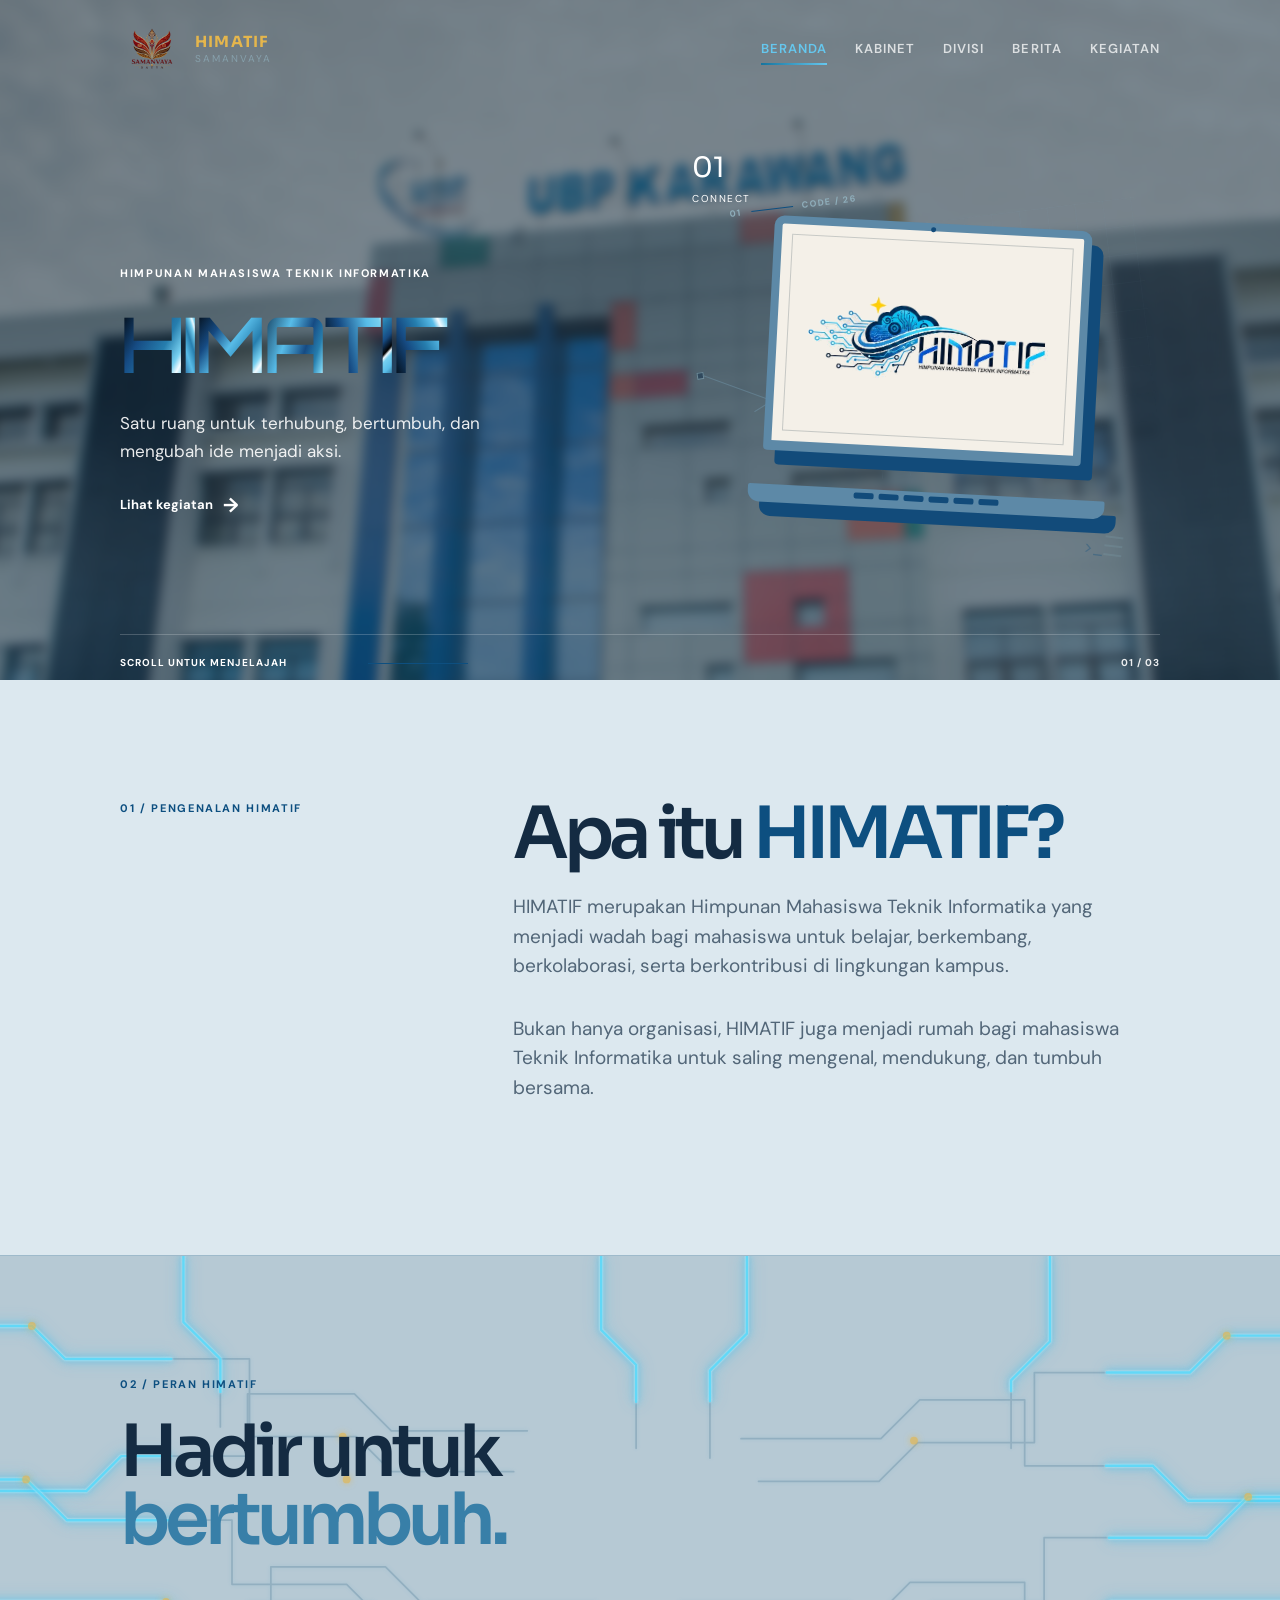
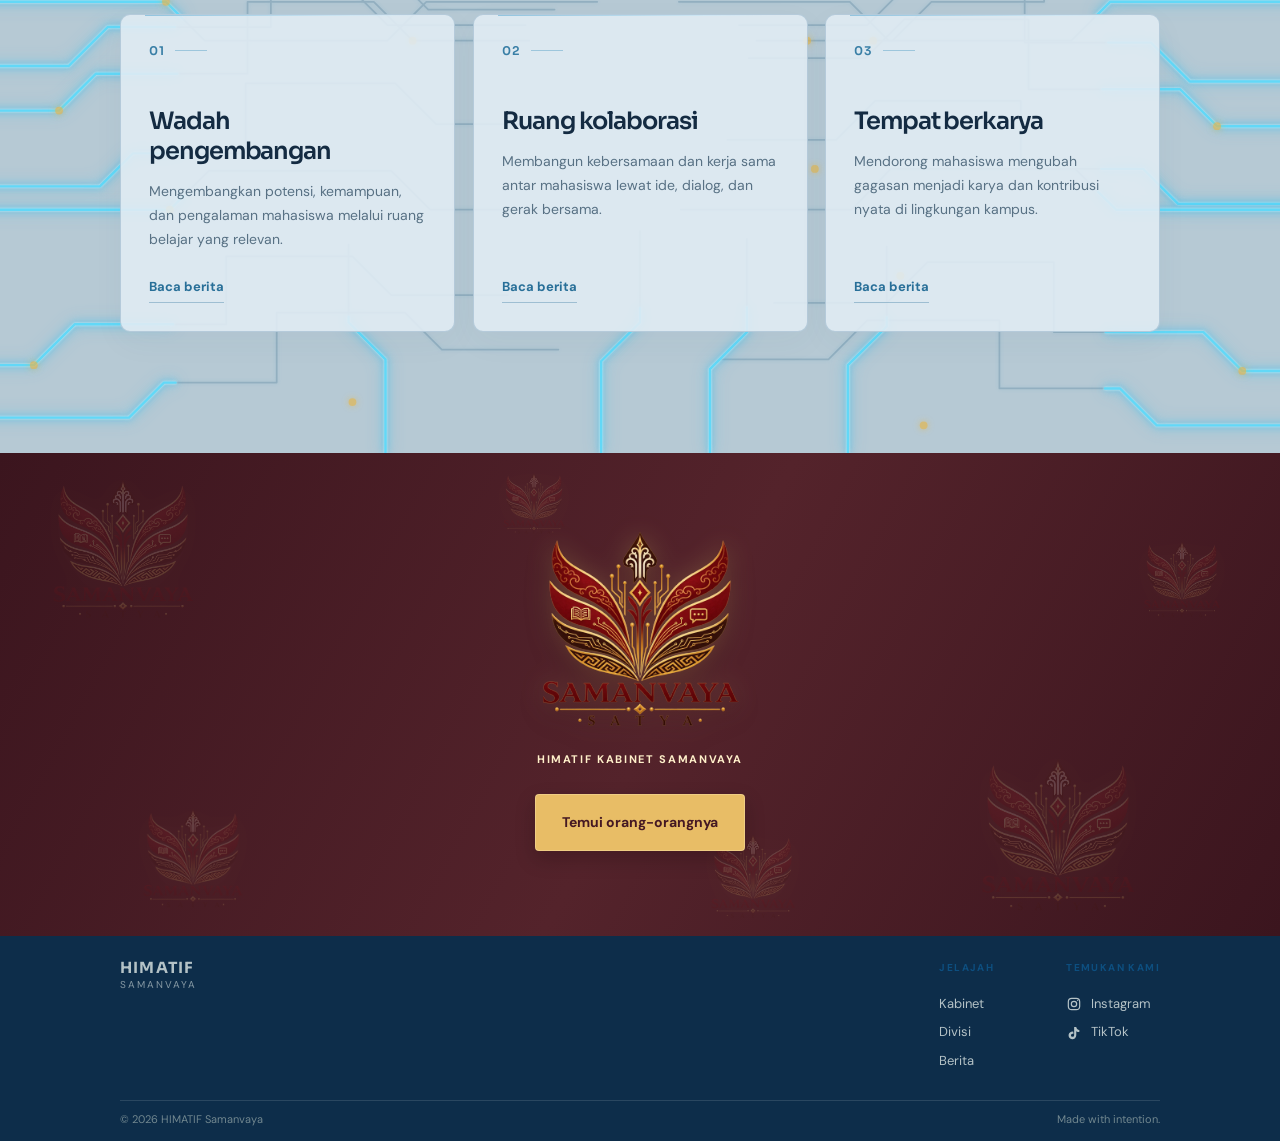
<file: index.html>
<!doctype html>
<html lang="id">
  <head>
    <meta charset="UTF-8" />
    <meta name="viewport" content="width=device-width, initial-scale=1.0" />
    <meta
      name="description"
      content="HIMATIF Samanvaya, ruang tumbuh mahasiswa Teknik Informatika."
    />
    <title>HIMATIF Samanvaya | Beranda</title>
    <link rel="icon" type="image/png" href="assets/logo/logo-samanvaya.webp" />
    <link rel="preconnect" href="https://fonts.googleapis.com" />
    <link rel="preconnect" href="https://fonts.gstatic.com" crossorigin />
    <link
      href="https://fonts.googleapis.com/css2?family=DM+Sans:wght@400;500;600;700&family=Orbitron:wght@400;500;600;700&family=Sora:wght@500;600;700&display=swap"
      rel="stylesheet"
    />
    <link rel="stylesheet" href="css/style.css" />
    <script src="js/main.js" defer></script>
  </head>
  <body>
    <header class="site-header" data-header>
      <div class="container nav-wrap">
        <a
          class="brand"
          href="index.html"
          aria-label="HIMATIF Samanvaya, beranda"
        >
          <span class="brand-mark" aria-label="Logo Samanvaya">
            <img src="assets/logo/logo-samanvaya.webp" alt="Samanvaya" />
          </span>
          <span class="brand-copy"
            ><strong>HIMATIF</strong><small>Samanvaya</small></span
          >
        </a>
        <button
          class="menu-toggle"
          type="button"
          aria-label="Buka menu"
          aria-expanded="false"
          data-menu-toggle
        >
          <span></span><span></span>
        </button>
        <nav class="main-nav" data-menu>
          <a class="active" href="index.html">Beranda</a>
          <a href="pages/kabinet.html">Kabinet</a>
          <a href="pages/divisi.html">Divisi</a>
          <a href="pages/berita.html">Berita</a>
          <a href="pages/kegiatan.html">Kegiatan</a>
        </nav>
      </div>
    </header>

    <main>
      <section class="hero section-dark">
        <div class="hero-grid container">
          <div class="hero-copy reveal">
            <p class="eyebrow">Himpunan mahasiswa Teknik Informatika</p>
            <h1 aria-label="HIMATIF">
              <span aria-hidden="true">H</span>
              <span aria-hidden="true">I</span>
              <span aria-hidden="true">M</span>
              <span aria-hidden="true">A</span>
              <span aria-hidden="true">T</span>
              <span aria-hidden="true">I</span>
              <span aria-hidden="true">F</span>
            </h1>
            <p class="hero-text">
              Satu ruang untuk terhubung, bertumbuh, dan mengubah ide menjadi
              aksi.
            </p>
            <div class="hero-actions">
              <a class="text-link light-link" href="pages/kegiatan.html"
                >Lihat kegiatan <span>→</span></a
              >
            </div>
          </div>
          <div class="hero-art reveal reveal-delay">
            <div class="art-grid" aria-hidden="true"></div>
            <div class="art-data" aria-hidden="true">
              <span>01</span><i></i><span>CODE / 26</span>
            </div>
            <div class="art-circuit" aria-hidden="true">
              <span class="circuit-node"></span>
              <span class="circuit-line circuit-line-one"></span>
              <span class="circuit-line circuit-line-two"></span>
              <span class="circuit-node circuit-node-end"></span>
            </div>
            <div class="art-terminal" aria-hidden="true">
              <span>&gt;_</span>
              <i></i><i></i><i></i>
            </div>
            <div class="orbit orbit-one"></div>
            <div class="orbit orbit-two"></div>
            <div class="laptop-art" aria-label="Ilustrasi laptop HIMATIF">
              <div class="laptop-screen">
                <img
                  class="screen-logo"
                  src="assets/logo/HIMATIF-transparent.png"
                  alt="Logo HIMATIF"
                />
              </div>
              <div class="laptop-camera"></div>
              <div class="laptop-base">
                <span></span><span></span><span></span><span></span><span></span
                ><span></span>
              </div>
            </div>
            <div class="art-note">01<br /><span>CONNECT</span></div>
          </div>
        </div>
        <div class="hero-footer container">
          <span>Scroll untuk menjelajah</span><span class="scroll-line"></span
          ><span>01 / 03</span>
        </div>
      </section>

      <section class="intro section-light section-space">
        <div class="container intro-grid">
          <p class="section-label">01 / Pengenalan HIMATIF</p>
          <div class="intro-content reveal">
            <h2>Apa itu <span>HIMATIF?</span></h2>
            <p>
              HIMATIF merupakan Himpunan Mahasiswa Teknik Informatika yang
              menjadi wadah bagi mahasiswa untuk belajar, berkembang,
              berkolaborasi, serta berkontribusi di lingkungan kampus.
            </p>
            <p>
              Bukan hanya organisasi, HIMATIF juga menjadi rumah bagi mahasiswa
              Teknik Informatika untuk saling mengenal, mendukung, dan tumbuh
              bersama.
            </p>
          </div>
        </div>
      </section>

      <section class="focus section-space">
        <svg class="focus-circuit-bg" viewBox="0 0 1440 820" preserveAspectRatio="xMidYMid slice" aria-hidden="true">
          <g class="focus-board-traces" fill="none" stroke="#245F82" stroke-linecap="round" stroke-linejoin="round">
            <path d="M0 72h94l34 34h190v80h110l36 36h126m-590 20h150l36-36h130v-64h110l38 38h140" />
            <path d="M0 230h88l42 42h170v66h118l42 42h142m-602 42h132l40-40h168v-62h118l44 44h130" />
            <path d="M0 468h122l38-38h156v-74h130l40 40h120m-606 150h164l34-34h116v-72h154l42 42h116" />
            <path d="M0 730h96l42-42h156v-70h130l40 40h120m-584 126h194l36-36h116v-72h132l38 38h120" />
            <path d="M1440 82h-116l-38 38h-160v72h-120l-40 40h-124m598 20h-156l-36-36h-132v-68h-108l-40 40h-144" />
            <path d="M1440 248h-94l-42 42h-168v66h-116l-40 40h-140m600 42h-154l-40-40h-130v-62h-118l-44 44h-132" />
            <path d="M1440 484h-126l-38-38h-156v-72h-128l-40 40h-120m608 150h-166l-36-36h-126v-70h-150l-40 40h-112" />
            <path d="M1440 736h-100l-40-40h-154v-72h-130l-42 42h-116m582 126h-188l-38-38h-124v-70h-136l-40 40h-112" />
            <path d="M250 0v68l38 38v70m170 644v-96l-38-38v-80m722-606v88l-40 40v70m-168 622v-90l40-40v-82" />
            <path d="M680 0v76l36 36v86m-36 622v-94l40-40v-94m110-592v80l-38 38v90m0 612v-86l38-38v-96" />
            <path class="focus-board-bus" d="M0 356h232l40 40h188l40-40h176m764 0h-236l-40 40h-188l-40-40h-176" />
            <path class="focus-board-bus focus-board-bus--lower" d="M0 570h236l40-40h188l40 40h172m764 0h-230l-42-42h-190l-40 42h-176" />
          </g>
          <g class="focus-board-flow" fill="none" stroke="#42BDE8" stroke-linecap="round" stroke-linejoin="round">
            <path pathLength="1000" d="M0 72h94l34 34h190v80h110l36 36h126m-590 20h150l36-36h130v-64h110l38 38h140" />
            <path pathLength="1000" d="M0 230h88l42 42h170v66h118l42 42h142m-602 42h132l40-40h168v-62h118l44 44h130" />
            <path pathLength="1000" d="M0 468h122l38-38h156v-74h130l40 40h120m-606 150h164l34-34h116v-72h154l42 42h116" />
            <path pathLength="1000" d="M0 730h96l42-42h156v-70h130l40 40h120m-584 126h194l36-36h116v-72h132l38 38h120" />
            <path pathLength="1000" d="M1440 82h-116l-38 38h-160v72h-120l-40 40h-124m598 20h-156l-36-36h-132v-68h-108l-40 40h-144" />
            <path pathLength="1000" d="M1440 248h-94l-42 42h-168v66h-116l-40 40h-140m600 42h-154l-40-40h-130v-62h-118l-44 44h-132" />
            <path pathLength="1000" d="M1440 484h-126l-38-38h-156v-72h-128l-40 40h-120m608 150h-166l-36-36h-126v-70h-150l-40 40h-112" />
            <path pathLength="1000" d="M1440 736h-100l-40-40h-154v-72h-130l-42 42h-116m582 126h-188l-38-38h-124v-70h-136l-40 40h-112" />
            <path pathLength="1000" d="M250 0v68l38 38v70m170 644v-96l-38-38v-80m722-606v88l-40 40v70m-168 622v-90l40-40v-82" />
            <path pathLength="1000" d="M680 0v76l36 36v86m-36 622v-94l40-40v-94m110-592v80l-38 38v90m0 612v-86l38-38v-96" />
            <path pathLength="1000" d="M0 356h232l40 40h188l40-40h176m764 0h-236l-40 40h-188l-40-40h-176" />
            <path pathLength="1000" d="M0 570h236l40-40h188l40 40h172m764 0h-230l-42-42h-190l-40 42h-176" />
          </g>
          <g class="focus-board-packets" fill="#E5B64C">
            <circle cx="94" cy="72" r="4" /><circle cx="414" cy="186" r="4" />
            <circle cx="88" cy="230" r="4" /><circle cx="418" cy="230" r="4" />
            <circle cx="122" cy="468" r="4" /><circle cx="486" cy="396" r="4" />
            <circle cx="96" cy="730" r="4" /><circle cx="424" cy="768" r="4" />
            <circle cx="1324" cy="82" r="4" /><circle cx="1002" cy="190" r="4" />
            <circle cx="1346" cy="248" r="4" /><circle cx="960" cy="396" r="4" />
            <circle cx="1314" cy="484" r="4" /><circle cx="988" cy="638" r="4" />
            <circle cx="1340" cy="736" r="4" /><circle cx="1012" cy="792" r="4" />
            <circle cx="232" cy="356" r="4" /><circle cx="892" cy="396" r="4" />
            <circle cx="236" cy="570" r="4" /><circle cx="900" cy="528" r="4" />
          </g>
        </svg>
        <div class="container">
          <div class="section-heading reveal">
            <div>
              <p class="section-label">02 / Peran HIMATIF</p>
              <h2>Hadir untuk<br /><em>bertumbuh.</em></h2>
            </div>
          </div>
          <div class="focus-grid">
            <article class="focus-item reveal">
              <span class="focus-number">01</span>
              <h3>Wadah pengembangan</h3>
              <p>
                Mengembangkan potensi, kemampuan, dan pengalaman mahasiswa
                melalui ruang belajar yang relevan.
              </p>
              <a
                href="pages/berita.html"
                aria-label="Baca berita tentang pengembangan"
              >
                Baca berita
              </a>
            </article>
            <article class="focus-item reveal reveal-delay">
              <span class="focus-number">02</span>
              <h3>Ruang kolaborasi</h3>
              <p>
                Membangun kebersamaan dan kerja sama antar mahasiswa lewat ide,
                dialog, dan gerak bersama.
              </p>
              <a
                href="pages/berita.html"
                aria-label="Baca berita tentang kolaborasi"
              >
                Baca berita
              </a>
            </article>
            <article class="focus-item reveal reveal-delay-2">
              <span class="focus-number">03</span>
              <h3>Tempat berkarya</h3>
              <p>
                Mendorong mahasiswa mengubah gagasan menjadi karya dan
                kontribusi nyata di lingkungan kampus.
              </p>
              <a
                href="pages/berita.html"
                aria-label="Baca berita tentang karya"
              >
                Baca berita
              </a>
            </article>
          </div>
        </div>
      </section>

      <section class="closing section-coral">
        <div class="closing-logo-backdrop" aria-hidden="true">
          <img
            class="closing-logo-ghost ghost-one"
            src="assets/logo/logo-samanvaya.webp"
            alt=""
          />
          <img
            class="closing-logo-ghost ghost-two"
            src="assets/logo/logo-samanvaya.webp"
            alt=""
          />
          <img
            class="closing-logo-ghost ghost-three"
            src="assets/logo/logo-samanvaya.webp"
            alt=""
          />
          <img
            class="closing-logo-ghost ghost-four"
            src="assets/logo/logo-samanvaya.webp"
            alt=""
          />
          <img
            class="closing-logo-ghost ghost-five"
            src="assets/logo/logo-samanvaya.webp"
            alt=""
          />
          <img
            class="closing-logo-ghost ghost-six"
            src="assets/logo/logo-samanvaya.webp"
            alt=""
          />
        </div>
        <div class="container closing-inner">
          <div class="closing-logo-stage">
            <img
              class="closing-logo"
              src="assets/logo/logo-samanvaya.webp"
              alt="Logo HIMATIF Samanvaya"
            />
          </div>
          <p class="eyebrow">HIMATIF KABINET SAMANVAYA</p>
          <a class="button button-dark" href="pages/kabinet.html"
            >Temui orang-orangnya</a
          >
        </div>
      </section>
    </main>

    <footer class="site-footer">
      <div class="container footer-top">
        <a class="brand footer-brand" href="index.html"
          ><span><strong>HIMATIF</strong><small>Samanvaya</small></span></a
        >
        <div class="footer-links">
          <div>
            <p>Jelajah</p>
            <a href="pages/kabinet.html">Kabinet</a
            ><a href="pages/divisi.html">Divisi</a
            ><a href="pages/berita.html">Berita</a>
          </div>
          <div>
            <p>Temukan kami</p>
            <a
              class="footer-social-link"
              href="https://instagram.com/himatif_ubp"
              target="_blank"
              rel="noreferrer"
              ><svg class="social-icon" viewBox="0 0 24 24" aria-hidden="true">
                <rect x="3.5" y="3.5" width="17" height="17" rx="5.2"></rect>
                <circle cx="12" cy="12" r="4"></circle>
                <circle
                  class="social-icon-dot"
                  cx="17.5"
                  cy="6.5"
                  r="1"
                ></circle></svg
              ><span>Instagram</span></a
            >
            <a
              class="footer-social-link"
              href="https://www.tiktok.com/@himatif_ubp"
              target="_blank"
              rel="noreferrer"
              ><svg class="social-icon" viewBox="0 0 24 24" aria-hidden="true">
                <path
                  d="M15.4 3h-3.2v12.4a2.4 2.4 0 1 1-2.4-2.4c.45 0 .87.12 1.23.34v-3.4a5.8 5.8 0 1 0 4.37 5.62V9.2a7.5 7.5 0 0 0 4.6 1.48V7.45c-2.55-.16-4.54-2.12-4.6-4.45Z"
                ></path></svg
              ><span>TikTok</span></a
            >
          </div>
        </div>
      </div>
      <div class="container footer-bottom">
        <span>© 2026 HIMATIF Samanvaya</span><span>Made with intention.</span>
      </div>
    </footer>
  </body>
</html>
</file>
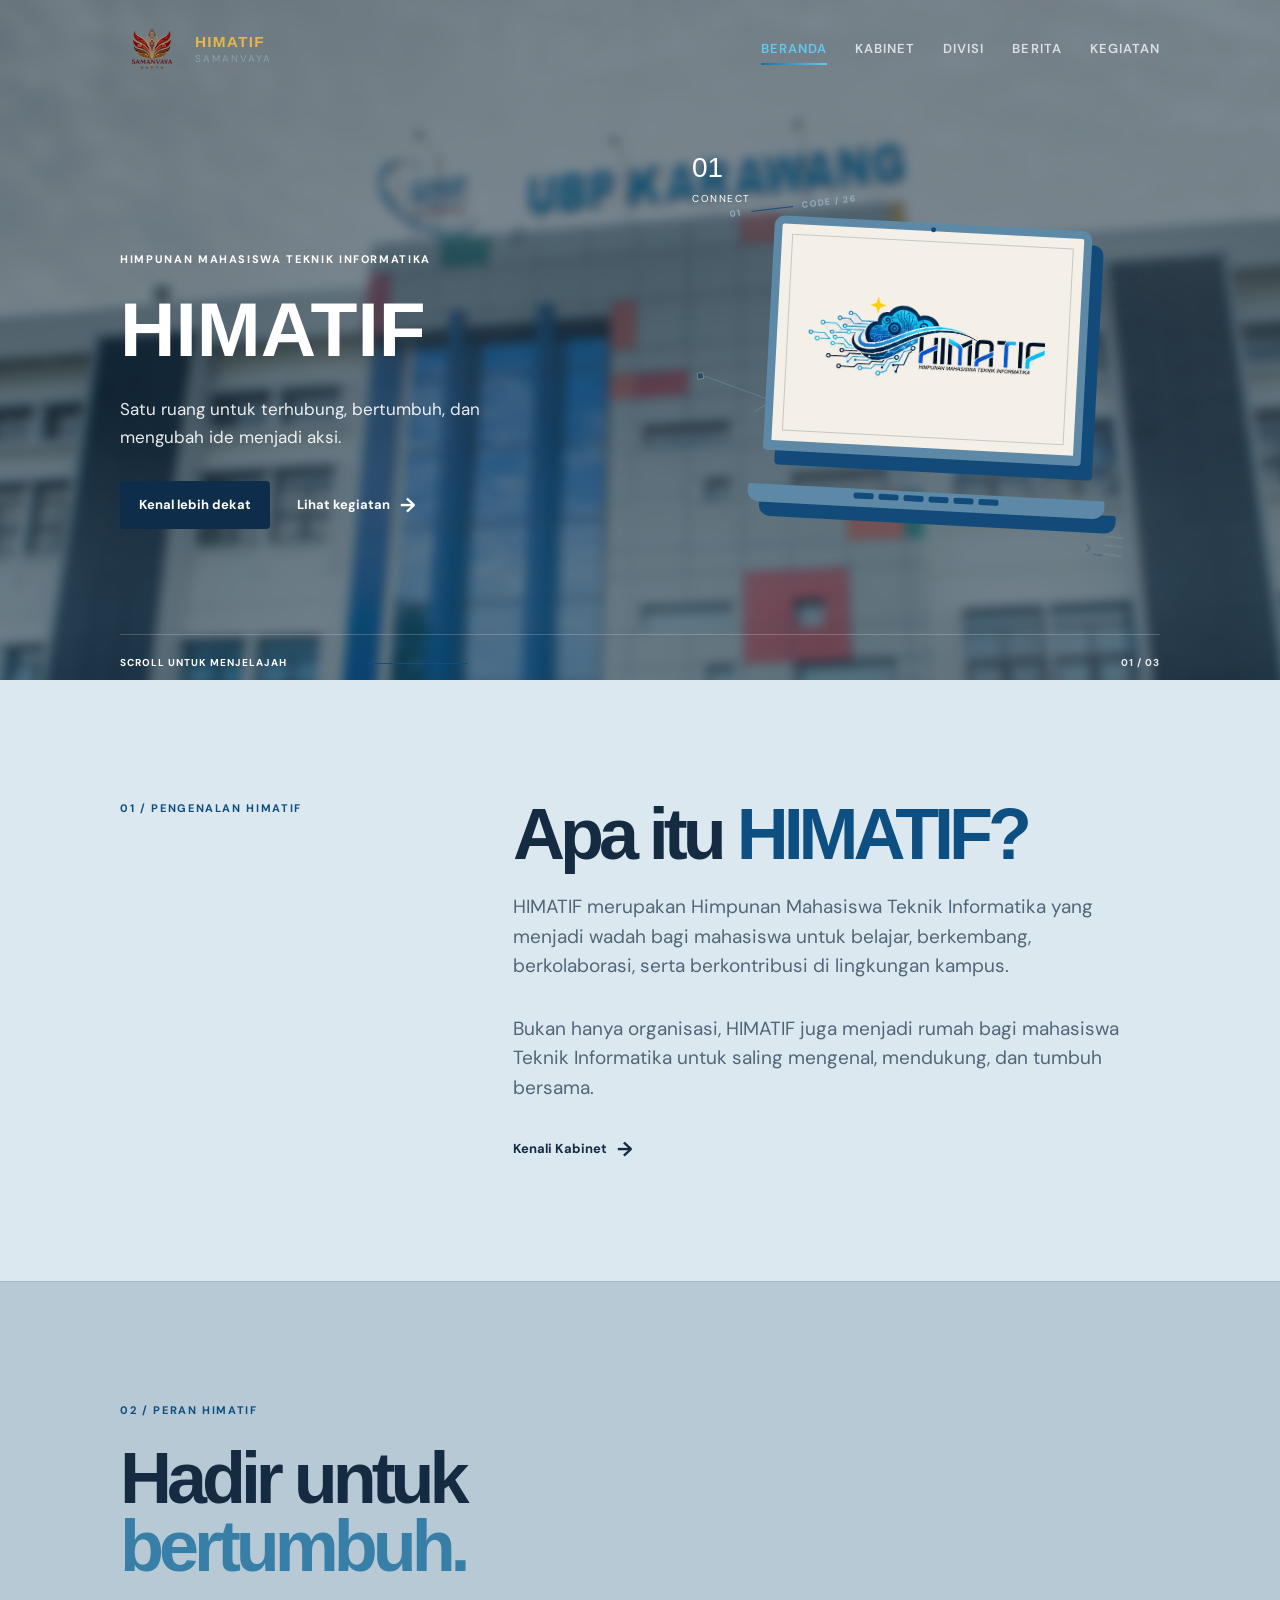
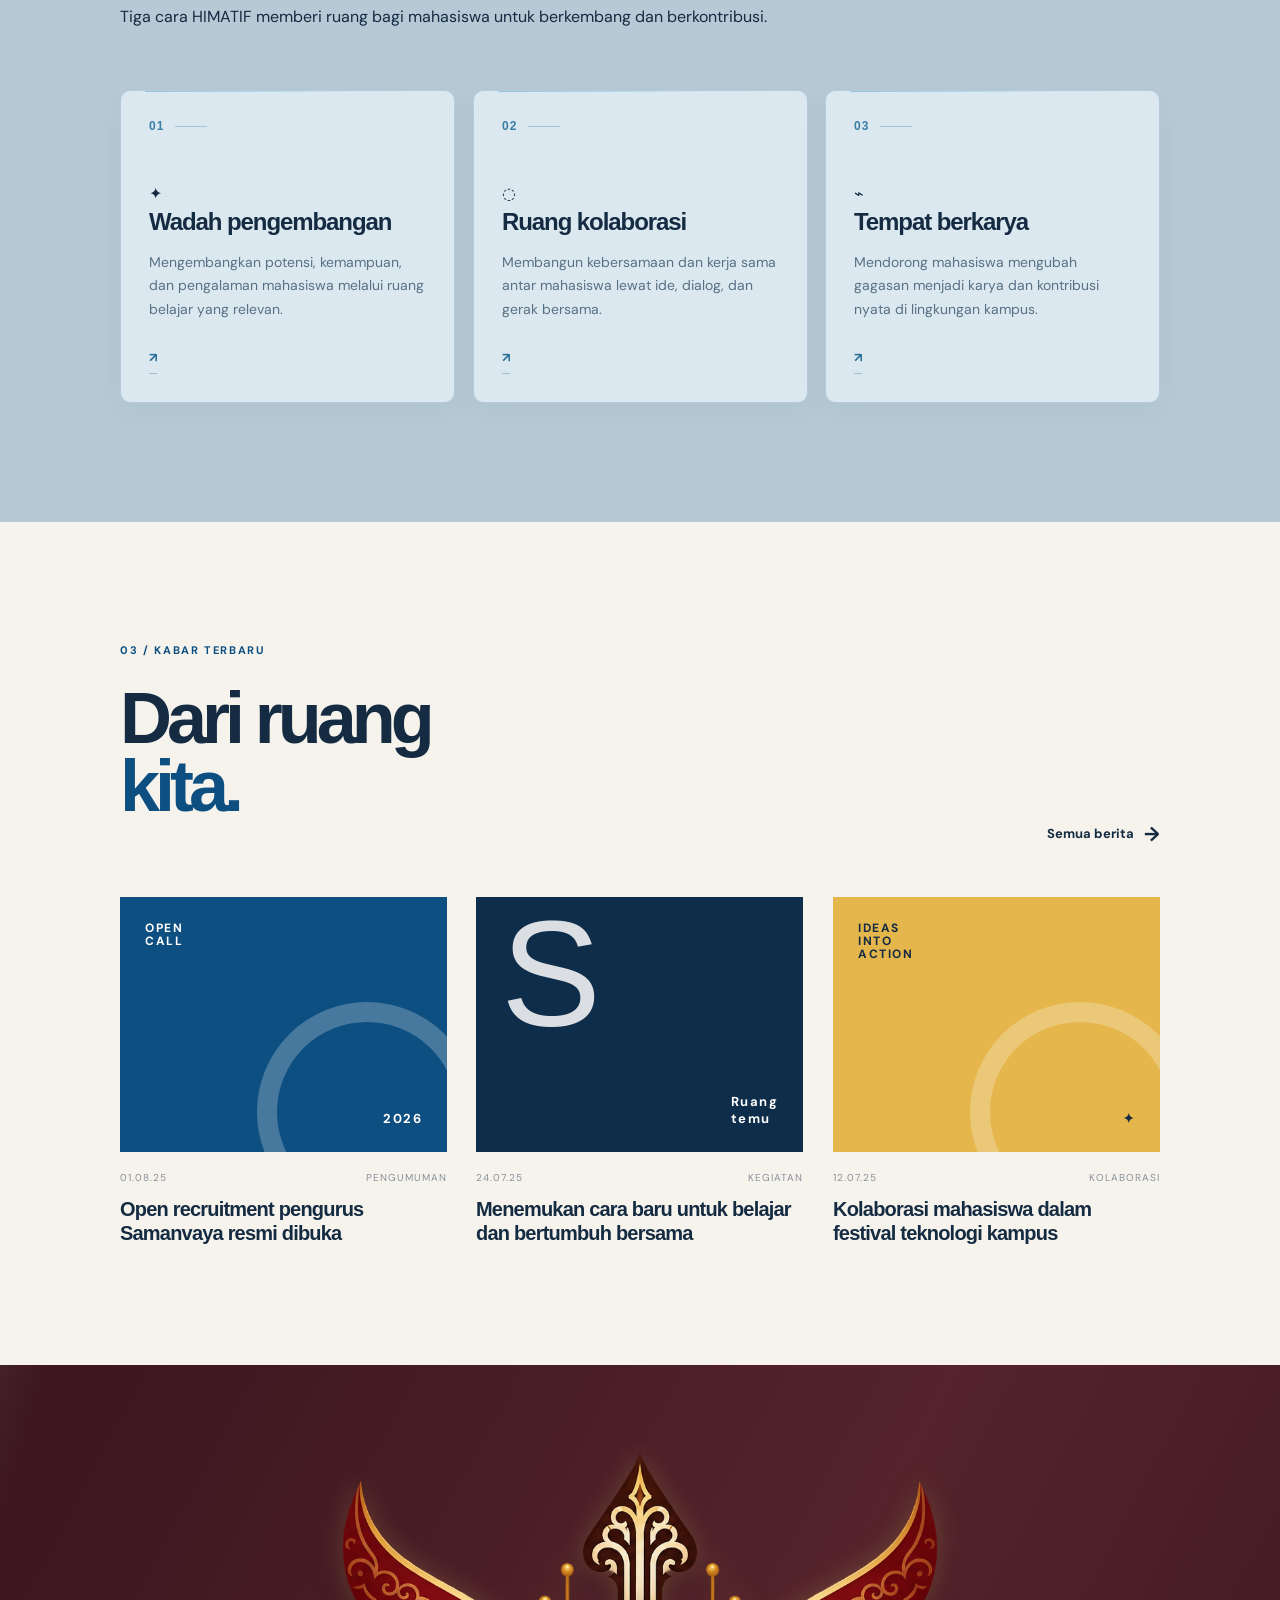
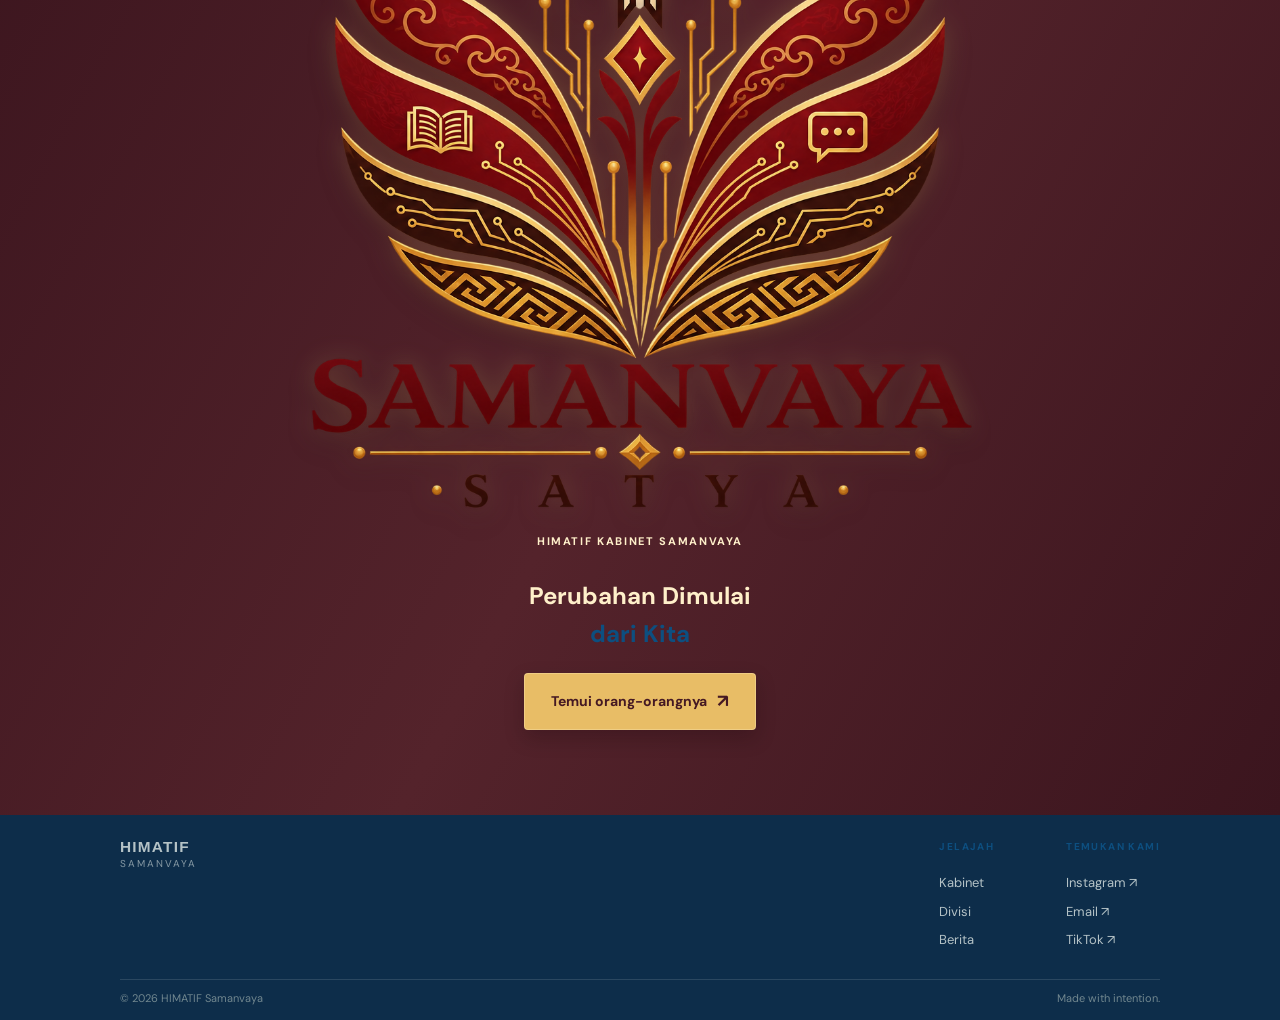
<file: pages/beranda.html>
<!doctype html>
<html lang="id">
  <head>
    <meta charset="UTF-8" />
    <meta name="viewport" content="width=device-width, initial-scale=1.0" />
    <meta
      name="description"
      content="HIMATIF Samanvaya, ruang tumbuh mahasiswa Teknik Informatika."
    />
    <title>HIMATIF Samanvaya | Beranda</title>
    <link rel="icon" type="image/png" href="../assets/logo/logo-samanvaya.png" />
    <link rel="preconnect" href="https://fonts.googleapis.com" />
    <link rel="preconnect" href="https://fonts.gstatic.com" crossorigin />
    <link
      href="https://fonts.googleapis.com/css2?family=DM+Sans:wght@400;500;600;700&family=Space+Grotesk:wght@500;600;700&display=swap"
      rel="stylesheet"
    />
    <link rel="stylesheet" href="../css/style.css" />
    <script src="../js/main.js" defer></script>
  </head>
  <body>
    <header class="site-header" data-header>
      <div class="container nav-wrap">
        <a
          class="brand"
          href="beranda.html"
          aria-label="HIMATIF Samanvaya, beranda"
        >
          <span class="brand-mark" aria-label="Logo Samanvaya">
            <img src="../assets/logo/logo-samanvaya.png" alt="Samanvaya" />
          </span>
          <span class="brand-copy"><strong>HIMATIF</strong><small>Samanvaya</small></span>
        </a>
        <button
          class="menu-toggle"
          type="button"
          aria-label="Buka menu"
          aria-expanded="false"
          data-menu-toggle
        >
          <span></span><span></span>
        </button>
        <nav class="main-nav" data-menu>
          <a class="active" href="beranda.html">Beranda</a>
          <a href="kabinet.html">Kabinet</a>
          <a href="divisi.html">Divisi</a>
          <a href="berita.html">Berita</a>
          <a href="kegiatan.html">Kegiatan</a>
        </nav>
      </div>
    </header>

    <main>
      <section class="hero section-dark">
        <div class="hero-grid container">
          <div class="hero-copy reveal">
            <p class="eyebrow">
              <span class="eyebrow-dot"></span>Himpunan mahasiswa Teknik
              Informatika
            </p>
            <h1>HIMATIF</h1>
            <p class="hero-text">
              Satu ruang untuk terhubung, bertumbuh, dan mengubah ide menjadi
              aksi.
            </p>
            <div class="hero-actions">
              <a class="button button-coral" href="tentang.html"
                >Kenal lebih dekat</a
              >
              <a class="text-link light-link" href="kegiatan.html"
                >Lihat kegiatan <span>→</span></a
              >
            </div>
          </div>
          <div class="hero-art reveal reveal-delay">
            <div class="art-grid" aria-hidden="true"></div>
            <div class="art-data" aria-hidden="true">
              <span>01</span><i></i><span>CODE / 26</span>
            </div>
            <div class="art-circuit" aria-hidden="true">
              <span class="circuit-node"></span>
              <span class="circuit-line circuit-line-one"></span>
              <span class="circuit-line circuit-line-two"></span>
              <span class="circuit-node circuit-node-end"></span>
            </div>
            <div class="art-terminal" aria-hidden="true">
              <span>&gt;_</span>
              <i></i><i></i><i></i>
            </div>
            <div class="orbit orbit-one"></div>
            <div class="orbit orbit-two"></div>
            <div class="laptop-art" aria-label="Ilustrasi laptop HIMATIF">
              <div class="laptop-screen">
                <img
                  class="screen-logo"
                  src="../assets/logo/HIMATIF-transparent.png"
                  alt="Logo HIMATIF"
                />
              </div>
              <div class="laptop-camera"></div>
              <div class="laptop-base">
                <span></span><span></span><span></span><span></span><span></span
                ><span></span>
              </div>
            </div>
            <div class="art-note">01<br /><span>CONNECT</span></div>
          </div>
        </div>
        <div class="hero-footer container">
          <span>Scroll untuk menjelajah</span><span class="scroll-line"></span
          ><span>01 / 03</span>
        </div>
      </section>

      <section class="intro section-light section-space">
        <div class="container intro-grid">
          <p class="section-label">01 / Pengenalan HIMATIF</p>
          <div class="intro-content reveal">
            <h2>Apa itu <span>HIMATIF?</span></h2>
            <p>
              HIMATIF merupakan Himpunan Mahasiswa Teknik Informatika yang
              menjadi wadah bagi mahasiswa untuk belajar, berkembang,
              berkolaborasi, serta berkontribusi di lingkungan kampus.
            </p>
            <p>
              Bukan hanya organisasi, HIMATIF juga menjadi rumah bagi mahasiswa
              Teknik Informatika untuk saling mengenal, mendukung, dan tumbuh
              bersama.
            </p>
            <a class="text-link dark-link" href="tentang.html"
              >Kenali Kabinet <span>→</span></a
            >
          </div>
        </div>
      </section>

      <section class="focus section-cream section-space">
        <div class="container">
          <div class="section-heading reveal">
            <div>
              <p class="section-label">02 / Peran HIMATIF</p>
              <h2>Hadir untuk<br /><em>bertumbuh.</em></h2>
            </div>
            <p class="heading-aside">
              Tiga cara HIMATIF memberi ruang bagi mahasiswa untuk berkembang
              dan berkontribusi.
            </p>
          </div>
          <div class="focus-grid">
            <article class="focus-item reveal">
              <span class="focus-number">01</span>
              <div class="focus-icon">✦</div>
              <h3>Wadah pengembangan</h3>
              <p>
                Mengembangkan potensi, kemampuan, dan pengalaman mahasiswa
                melalui ruang belajar yang relevan.
              </p>
              <a
                href="kegiatan.html"
                aria-label="Lihat kegiatan pengembangan"
                >↗</a
              >
            </article>
            <article class="focus-item focus-featured reveal reveal-delay">
              <span class="focus-number">02</span>
              <div class="focus-icon">◌</div>
              <h3>Ruang kolaborasi</h3>
              <p>
                Membangun kebersamaan dan kerja sama antar mahasiswa lewat ide,
                dialog, dan gerak bersama.
              </p>
              <a href="divisi.html" aria-label="Lihat ruang kolaborasi"
                >↗</a
              >
            </article>
            <article class="focus-item reveal reveal-delay-2">
              <span class="focus-number">03</span>
              <div class="focus-icon">⌁</div>
              <h3>Tempat berkarya</h3>
              <p>
                Mendorong mahasiswa mengubah gagasan menjadi karya dan
                kontribusi nyata di lingkungan kampus.
              </p>
              <a href="kegiatan.html" aria-label="Lihat tempat berkarya"
                >↗</a
              >
            </article>
          </div>
        </div>
      </section>

      <section class="news section-light section-space">
        <div class="container">
          <div class="section-heading news-heading reveal">
            <div>
              <p class="section-label">03 / Kabar terbaru</p>
              <h2>Dari ruang<br /><em>kita.</em></h2>
            </div>
            <a class="text-link dark-link" href="berita.html"
              >Semua berita <span>→</span></a
            >
          </div>
          <div class="news-grid">
            <a class="news-card reveal" href="berita.html"
              ><div class="news-image news-image-orange">
                <span>OPEN<br />CALL</span><b>2026</b>
              </div>
              <div class="news-meta">
                <span>01.08.25</span><span>Pengumuman</span>
              </div>
              <h3>Open recruitment pengurus Samanvaya resmi dibuka</h3></a
            >
            <a class="news-card reveal reveal-delay" href="berita.html"
              ><div class="news-image news-image-blue">
                <span class="big-symbol">S</span><b>Ruang<br />temu</b>
              </div>
              <div class="news-meta">
                <span>24.07.25</span><span>Kegiatan</span>
              </div>
              <h3>
                Menemukan cara baru untuk belajar dan bertumbuh bersama
              </h3></a
            >
            <a class="news-card reveal reveal-delay-2" href="berita.html"
              ><div class="news-image news-image-yellow">
                <span>IDEAS<br />INTO<br />ACTION</span><b>✦</b>
              </div>
              <div class="news-meta">
                <span>12.07.25</span><span>Kolaborasi</span>
              </div>
              <h3>Kolaborasi mahasiswa dalam festival teknologi kampus</h3></a
            >
          </div>
        </div>
      </section>

      <section class="closing section-coral">
        <div class="container closing-inner">
          <img
            class="closing-logo"
            src="../assets/logo/logo-samanvaya.png"
            alt="Logo HIMATIF Samanvaya"
          />
          <p class="eyebrow">HIMATIF KABINET SAMANVAYA</p>
          <h2>Perubahan Dimulai<br /><em>dari Kita</em></h2>
          <a class="button button-dark" href="kabinet.html"
            >Temui orang-orangnya <span>↗</span></a
          >
        </div>
      </section>
    </main>

    <footer class="site-footer">
      <div class="container footer-top">
        <a class="brand footer-brand" href="beranda.html"
          ><span><strong>HIMATIF</strong><small>Samanvaya</small></span></a
        >
        <div class="footer-links">
          <div>
            <p>Jelajah</p>
            <a href="kabinet.html">Kabinet</a
            ><a href="divisi.html">Divisi</a
            ><a href="berita.html">Berita</a>
          </div>
          <div>
            <p>Temukan kami</p>
            <a href="https://instagram.com/himatif_ubp" target="_blank" rel="noreferrer"
              >Instagram ↗</a
            ><a href="mailto:halo@himatifsamanvaya.id">Email ↗</a
            ><a href="https://www.tiktok.com/@himatif_ubp" target="_blank" rel="noreferrer">TikTok ↗</a>
          </div>
        </div>
      </div>
      <div class="container footer-bottom">
        <span>© 2026 HIMATIF Samanvaya</span><span>Made with intention.</span>
      </div>
    </footer>
  </body>
</html>
</file>
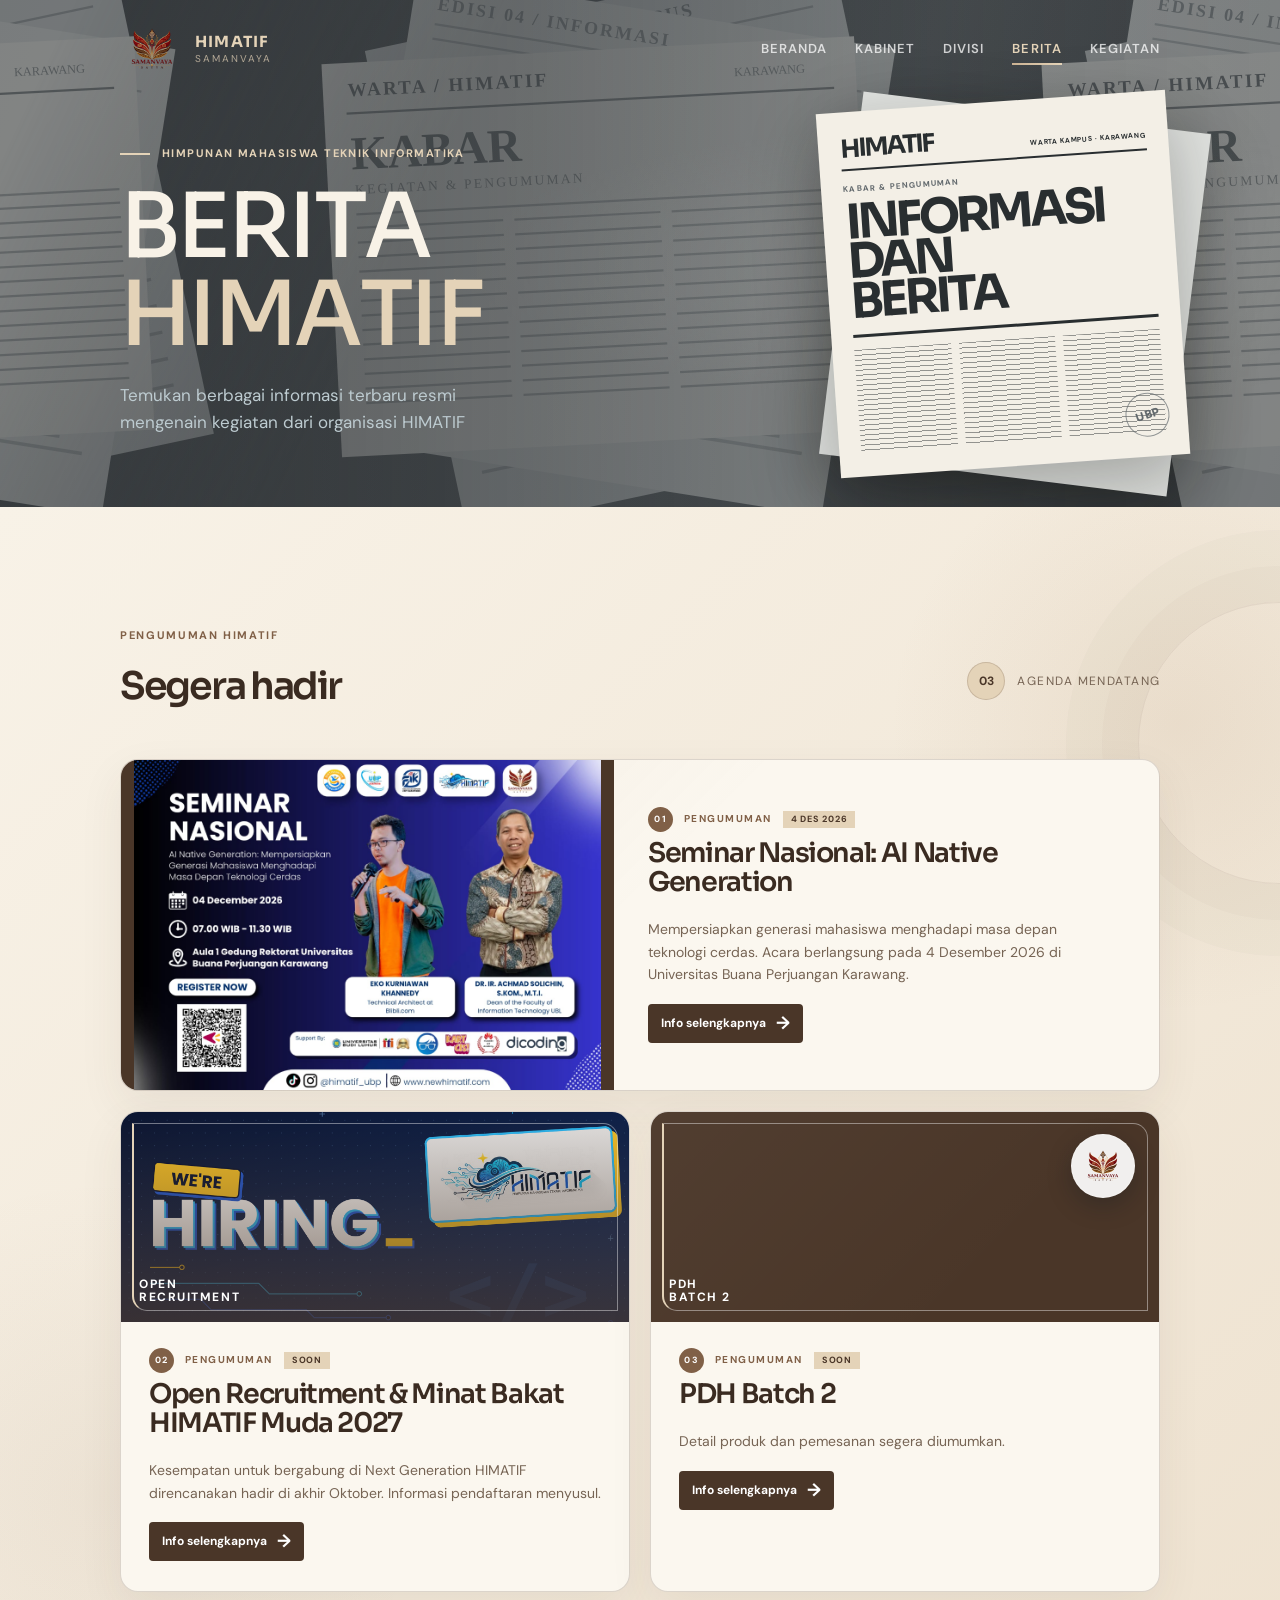
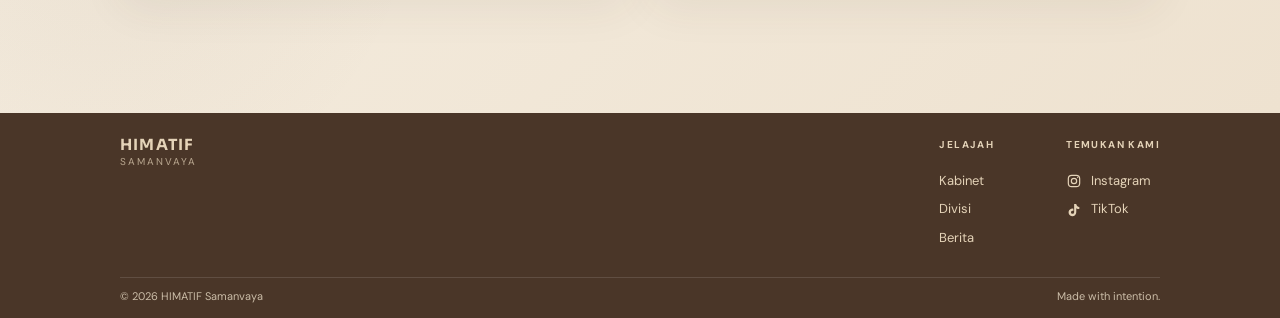
<file: pages/berita.html>
<!DOCTYPE html>
<html lang="id">

<head>
    <meta charset="UTF-8">
    <meta name="viewport" content="width=device-width, initial-scale=1.0">
    <title>Berita | HIMATIF Samanvaya</title>
    <link rel="icon" type="image/png" href="../assets/logo/logo-samanvaya.webp">
    <link rel="preconnect" href="https://fonts.googleapis.com">
    <link rel="preconnect" href="https://fonts.gstatic.com" crossorigin>
    <link
        href="https://fonts.googleapis.com/css2?family=DM+Sans:wght@400;500;600;700&family=Sora:wght@500;600;700&display=swap"
        rel="stylesheet">
    <link rel="stylesheet" href="../css/style.css">
    <script src="../js/main.js" defer></script>
    <script src="../js/berita.js" defer></script>
</head>

<body class="news-page">
    <header class="site-header" data-header>
        <div class="container nav-wrap"><a class="brand" href="../index.html"><span class="brand-mark"
                    aria-label="Logo Samanvaya"><img src="../assets/logo/logo-samanvaya.webp"
                        alt="Samanvaya"></span><span
                    class="brand-copy"><strong>HIMATIF</strong><small>Samanvaya</small></span></a><button
                class="menu-toggle" type="button" aria-label="Buka menu" aria-expanded="false"
                data-menu-toggle><span></span><span></span></button>
            <nav class="main-nav" data-menu><a href="../index.html">Beranda</a><a href="kabinet.html">Kabinet</a><a
                    href="divisi.html">Divisi</a><a class="active" href="berita.html">Berita</a><a
                    href="kegiatan.html">Kegiatan</a></nav>
        </div>
    </header>
    <main>
        <section class="inner-hero inner-hero-news section-dark">
            <div class="news-hero-paper" aria-hidden="true">
                <div class="news-paper-back"></div>
                <div class="news-paper-page">
                    <div class="news-paper-masthead"><strong>HIMATIF</strong><span>WARTA KAMPUS · KARAWANG</span></div>
                    <p class="news-paper-section">KABAR & PENGUMUMAN</p>
                    <p class="news-paper-title">INFORMASI<br>DAN<br>BERITA</p>
                    <div class="news-paper-rule"></div>
                    <div class="news-paper-columns"><span></span><span></span><span></span></div>
                    <span class="news-paper-seal">UBP</span>
                </div>
            </div>
            <div class="container news-hero-layout">
                <div class="news-hero-copy">
                    <p class="eyebrow reveal">Himpunan Mahasiswa Teknik Informatika</p>
                    <h1 class="reveal news-typewriter" aria-label="BERITA HIMATIF">
                        <span class="news-headline-line" aria-hidden="true"><span class="news-headline-char">B</span><span class="news-headline-char">E</span><span class="news-headline-char">R</span><span class="news-headline-char">I</span><span class="news-headline-char">T</span><span class="news-headline-char">A</span></span>
                        <em class="news-headline-line" aria-hidden="true"><span class="news-headline-char">H</span><span class="news-headline-char">I</span><span class="news-headline-char">M</span><span class="news-headline-char">A</span><span class="news-headline-char">T</span><span class="news-headline-char">I</span><span class="news-headline-char">F</span></em>
                    </h1>
                    <p class="inner-lead reveal reveal-delay-2">Temukan berbagai informasi terbaru resmi mengenain kegiatan dari organisasi HIMATIF</p>
                </div>
            </div>
        </section>
        <section class="section-light section-space berita-announcements">
            <div class="container">
                <div class="directory-toolbar">
                    <div>
                        <p class="section-label reveal">Pengumuman HIMATIF</p>
                        <h2 class="reveal reveal-delay">Segera hadir</h2>
                    </div>
                    <p class="upcoming-count reveal reveal-delay-2"><span>03</span> agenda mendatang</p>
                </div>
                <div class="article-list">
                    <article class="article-row article-featured reveal reveal-delay" data-category="pengumuman">
                        <img class="article-poster" src="../assets/images/SeminarNasionalAINative2026.png"
                            alt="Poster Seminar Nasional AI Native Generation, 4 Desember 2026">
                        <div>
                            <p class="article-category"><span class="article-number">01</span> Pengumuman <span class="article-status">4 Des 2026</span></p>
                            <h2>Seminar Nasional: AI Native Generation</h2>
                            <p class="article-summary">Mempersiapkan generasi mahasiswa menghadapi masa depan teknologi cerdas. Acara berlangsung pada 4 Desember 2026 di Universitas Buana Perjuangan Karawang.</p>
                            <a class="button button-dark article-read" href="berita-detail.html?berita=seminar-ai-native">Info selengkapnya <span>→</span></a>
                        </div>
                    </article>
                    <article class="article-row reveal reveal-delay" data-category="pengumuman">
                        <div class="image-placeholder article article-image-rekrutmen"><span>OPEN<br>RECRUITMENT</span></div>
                        <div>
                            <p class="article-category"><span class="article-number">02</span> Pengumuman <span class="article-status">Soon</span></p>
                            <h2>Open Recruitment & Minat Bakat HIMATIF Muda 2027</h2>
                            <p class="article-summary">Kesempatan untuk bergabung di Next Generation HIMATIF direncanakan hadir di akhir Oktober. Informasi pendaftaran menyusul.</p>
                            <a class="button button-dark article-read" href="berita-detail.html?berita=rekrutmen">Info selengkapnya <span>→</span></a>
                        </div>
                    </article>
                    <article class="article-row reveal reveal-delay-2" data-category="pengumuman">
                        <div class="image-placeholder article article-image-pdh">
                            <img class="pdh-logo" src="../assets/logo/logo-samanvaya.webp" alt="Logo Samanvaya">
                            <span>PDH<br>BATCH 2</span>
                        </div>
                        <div>
                            <p class="article-category"><span class="article-number">03</span> Pengumuman <span class="article-status">Soon</span></p>
                            <h2>PDH Batch 2</h2>
                            <p class="article-summary">Detail produk dan pemesanan segera diumumkan.</p>
                            <a class="button button-dark article-read" href="berita-detail.html?berita=pdh-batch-2">Info selengkapnya <span>→</span></a>
                        </div>
                    </article>
                </div>
            </div>
        </section>
    </main>
    <footer class="site-footer">
        <div class="container footer-top"><a class="brand footer-brand"
            href="../index.html"><span><strong>HIMATIF</strong><small>Samanvaya</small></span></a>
            <div class="footer-links">
                <div>
                    <p>Jelajah</p><a href="kabinet.html">Kabinet</a><a href="divisi.html">Divisi</a><a
                        href="berita.html">Berita</a>
                </div>
                <div>
                    <p>Temukan kami</p>
                    <a class="footer-social-link" href="https://instagram.com/himatif_ubp" target="_blank" rel="noreferrer"><svg class="social-icon" viewBox="0 0 24 24" aria-hidden="true"><rect x="3.5" y="3.5" width="17" height="17" rx="5.2"></rect><circle cx="12" cy="12" r="4"></circle><circle class="social-icon-dot" cx="17.5" cy="6.5" r="1"></circle></svg><span>Instagram</span></a>
                    <a class="footer-social-link" href="https://www.tiktok.com/@himatif_ubp" target="_blank" rel="noreferrer"><svg class="social-icon" viewBox="0 0 24 24" aria-hidden="true"><path d="M15.4 3h-3.2v12.4a2.4 2.4 0 1 1-2.4-2.4c.45 0 .87.12 1.23.34v-3.4a5.8 5.8 0 1 0 4.37 5.62V9.2a7.5 7.5 0 0 0 4.6 1.48V7.45c-2.55-.16-4.54-2.12-4.6-4.45Z"></path></svg><span>TikTok</span></a>
                </div>
            </div>
        </div>
        <div class="container footer-bottom"><span>© 2026 HIMATIF Samanvaya</span><span>Made with intention.</span>
        </div>
    </footer>
</body>

</html>
</file>
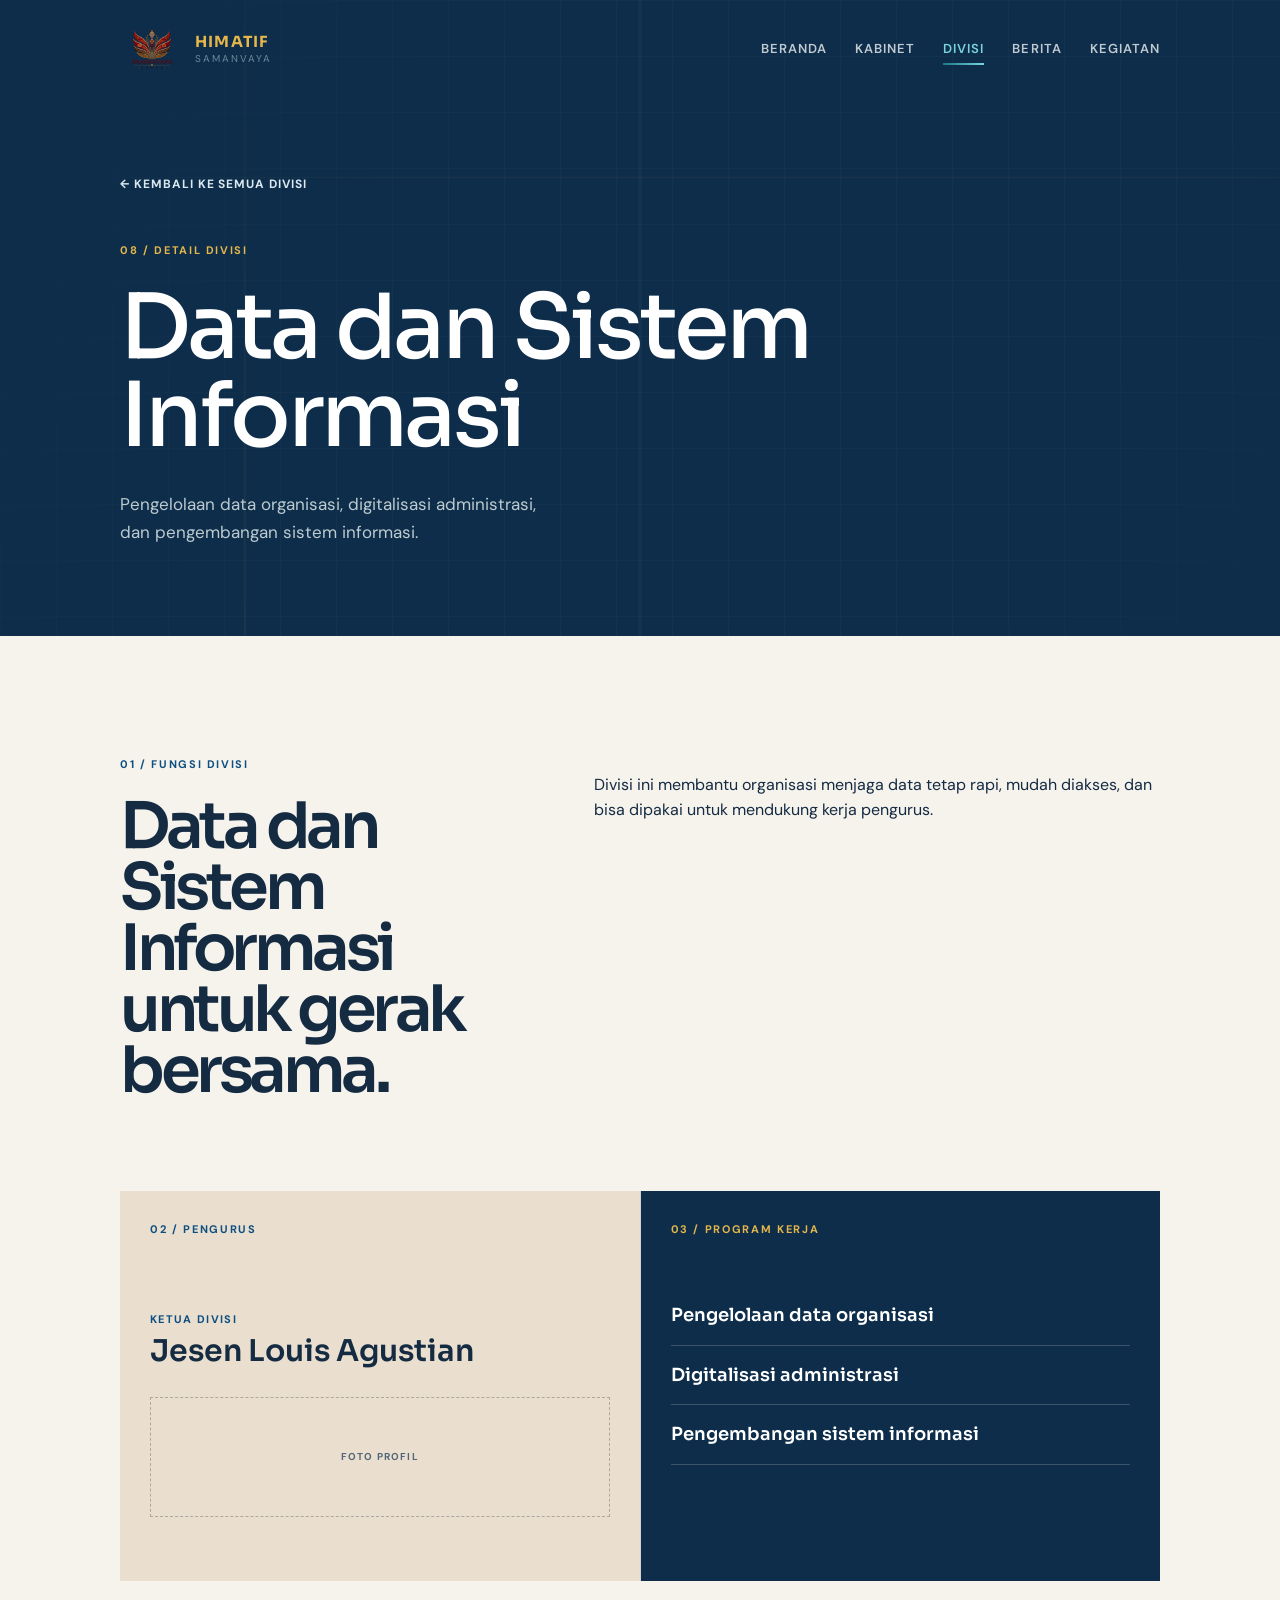
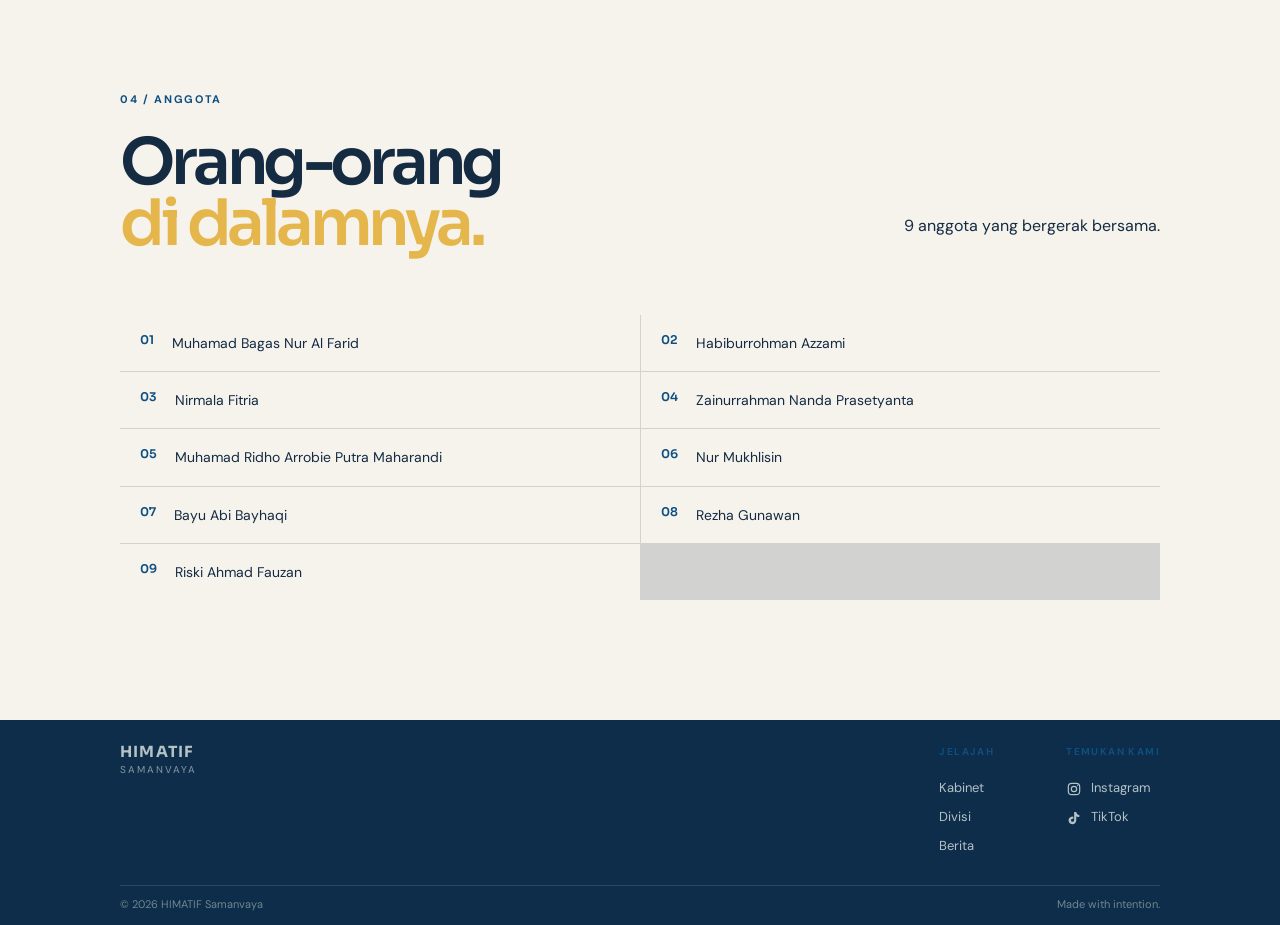
<file: pages/detail-divisi.html>
<!DOCTYPE html>
<html lang="id">
<head>
  <meta charset="UTF-8">
  <meta name="viewport" content="width=device-width, initial-scale=1.0">
  <title>Detail Divisi | HIMATIF Samanvaya</title>
  <link rel="icon" type="image/png" href="../assets/logo/logo-samanvaya.webp">
  <link rel="preconnect" href="https://fonts.googleapis.com">
  <link rel="preconnect" href="https://fonts.gstatic.com" crossorigin>
  <link href="https://fonts.googleapis.com/css2?family=DM+Sans:wght@400;500;600;700&family=Sora:wght@500;600;700&display=swap" rel="stylesheet">
  <link rel="stylesheet" href="../css/style.css">
  <script src="../js/main.js" defer></script>
  <script src="../js/divisi-detail.js" defer></script>
</head>
<body>
  <header class="site-header" data-header>
    <div class="container nav-wrap">
      <a class="brand" href="../index.html"><span class="brand-mark" aria-label="Logo Samanvaya"><img src="../assets/logo/logo-samanvaya.webp" alt="Samanvaya"></span><span class="brand-copy"><strong>HIMATIF</strong><small>Samanvaya</small></span></a>
      <button class="menu-toggle" type="button" aria-label="Buka menu" aria-expanded="false" data-menu-toggle><span></span><span></span></button>
      <nav class="main-nav" data-menu><a href="../index.html">Beranda</a><a href="kabinet.html">Kabinet</a><a class="active" href="divisi.html">Divisi</a><a href="berita.html">Berita</a><a href="kegiatan.html">Kegiatan</a></nav>
    </div>
  </header>
  <main>
    <section class="inner-hero division-detail-hero section-dark">
      <div class="container">
        <a class="back-link" href="divisi.html">← Kembali ke semua divisi</a>
        <p class="eyebrow"><span data-division-number>08</span> / Detail divisi</p>
        <h1 data-division-name>Data dan<br><em>Sistem Informasi.</em></h1>
        <p class="inner-lead" data-division-function>Pengelolaan data organisasi, digitalisasi administrasi, dan pengembangan sistem informasi.</p>
      </div>
    </section>
    <section class="section-light section-space division-detail-content">
      <div class="container">
        <div class="detail-grid">
          <div>
            <p class="section-label">01 / Fungsi divisi</p>
            <h2 data-division-heading>Ruang kerja yang menghubungkan data dan keputusan.</h2>
          </div>
          <p class="heading-aside" data-division-description>Divisi ini membantu organisasi menjaga data tetap rapi, mudah diakses, dan bisa dipakai untuk mendukung kerja pengurus.</p>
        </div>
        <div class="detail-columns">
          <section class="detail-panel">
            <p class="section-label">02 / Pengurus</p>
            <p class="detail-lead">Ketua divisi</p>
            <h2 data-division-chair>Jesen Louis Agustian</h2>
            <div class="detail-profile-slot">Foto profil</div>
          </section>
          <section class="detail-panel">
            <p class="section-label">03 / Program kerja</p>
            <ul class="program-list" data-division-programs></ul>
          </section>
        </div>
        <section class="detail-members-section">
          <div class="section-heading"><div><p class="section-label">04 / Anggota</p><h2>Orang-orang<br><em>di dalamnya.</em></h2></div><p class="heading-aside" data-division-member-count>9 anggota yang bergerak bersama.</p></div>
          <div class="member-list" data-division-members></div>
        </section>
      </div>
    </section>
  </main>
  <footer class="site-footer">
    <div class="container footer-top">
      <a class="brand footer-brand" href="../index.html"><span><strong>HIMATIF</strong><small>Samanvaya</small></span></a>
      <div class="footer-links">
        <div><p>Jelajah</p><a href="kabinet.html">Kabinet</a><a href="divisi.html">Divisi</a><a href="berita.html">Berita</a></div>
        <div><p>Temukan kami</p><a class="footer-social-link" href="https://instagram.com/himatif_ubp" target="_blank" rel="noreferrer"><svg class="social-icon" viewBox="0 0 24 24" aria-hidden="true"><rect x="3.5" y="3.5" width="17" height="17" rx="5.2"></rect><circle cx="12" cy="12" r="4"></circle><circle class="social-icon-dot" cx="17.5" cy="6.5" r="1"></circle></svg><span>Instagram</span></a><a class="footer-social-link" href="https://www.tiktok.com/@himatif_ubp" target="_blank" rel="noreferrer"><svg class="social-icon" viewBox="0 0 24 24" aria-hidden="true"><path d="M15.4 3h-3.2v12.4a2.4 2.4 0 1 1-2.4-2.4c.45 0 .87.12 1.23.34v-3.4a5.8 5.8 0 1 0 4.37 5.62V9.2a7.5 7.5 0 0 0 4.6 1.48V7.45c-2.55-.16-4.54-2.12-4.6-4.45Z"></path></svg><span>TikTok</span></a></div>
      </div>
    </div>
    <div class="container footer-bottom"><span>© 2026 HIMATIF Samanvaya</span><span>Made with intention.</span></div>
  </footer>
</body>
</html>
</file>
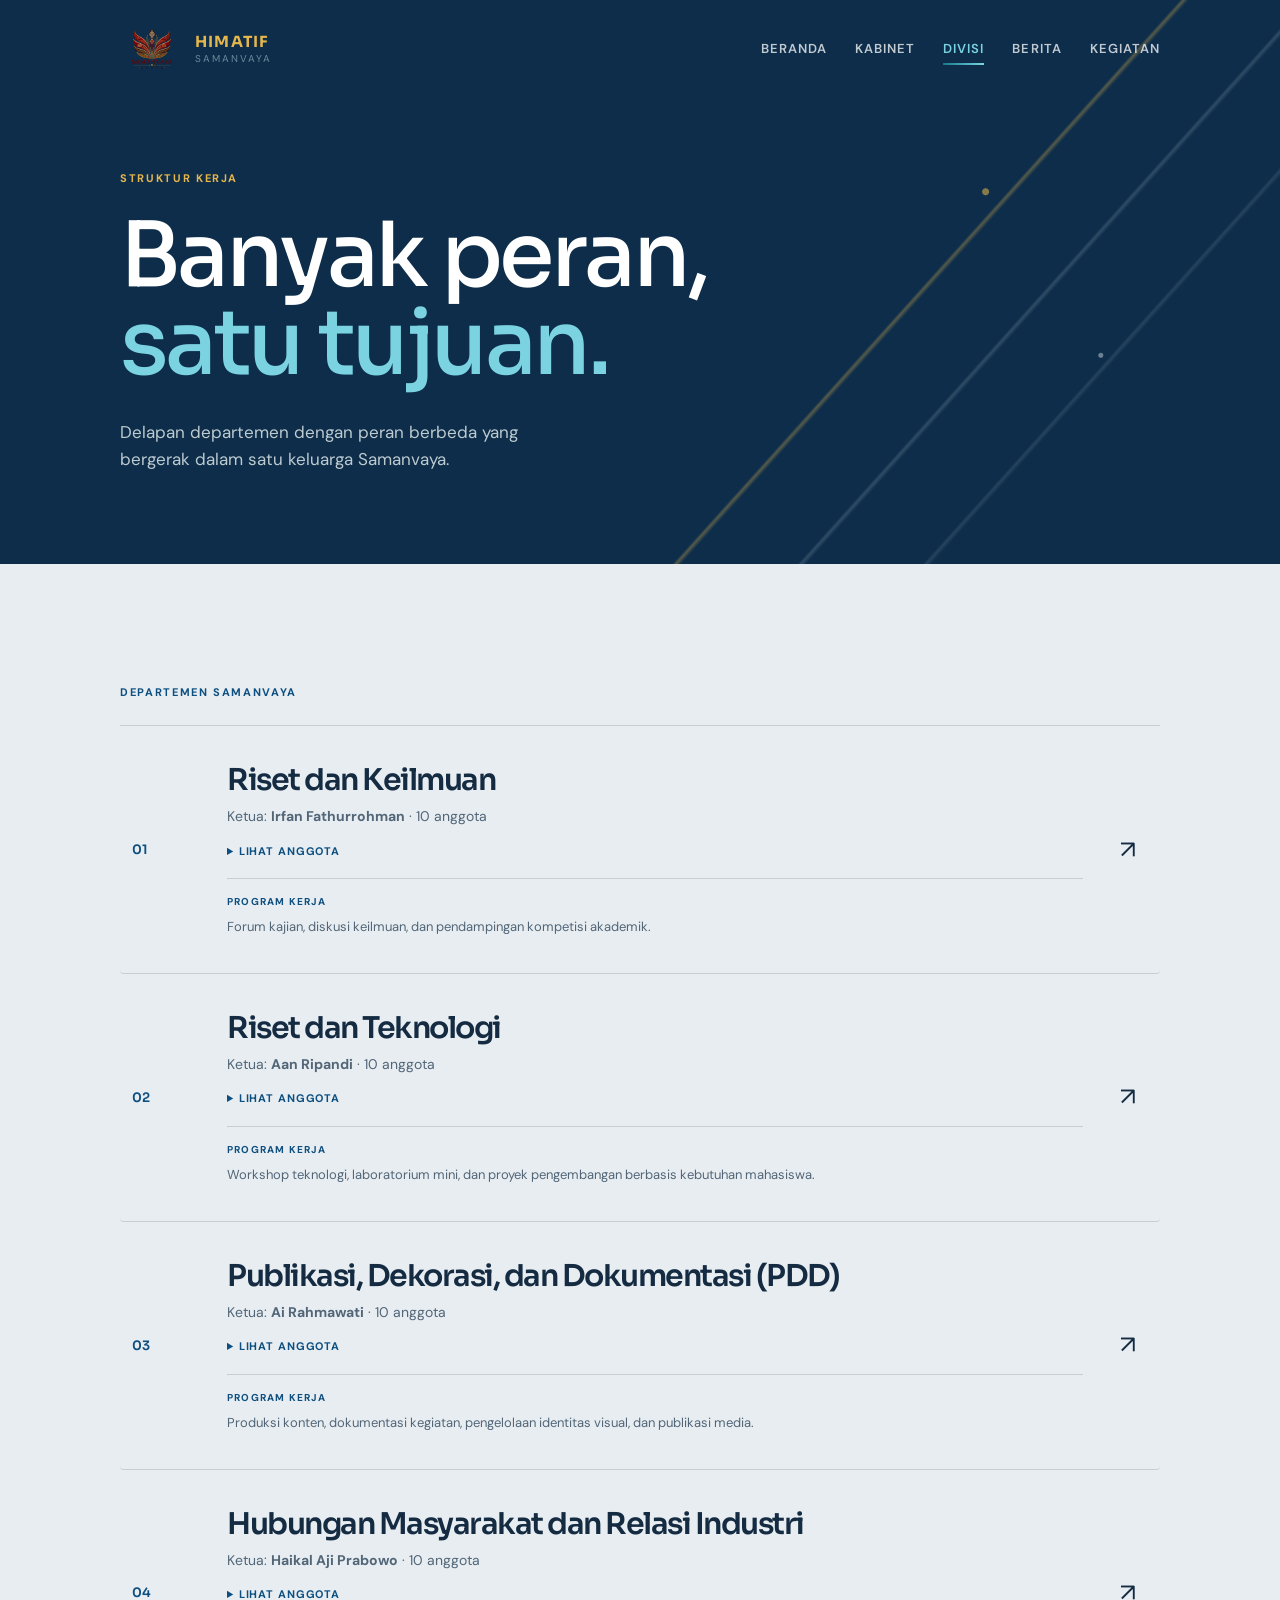
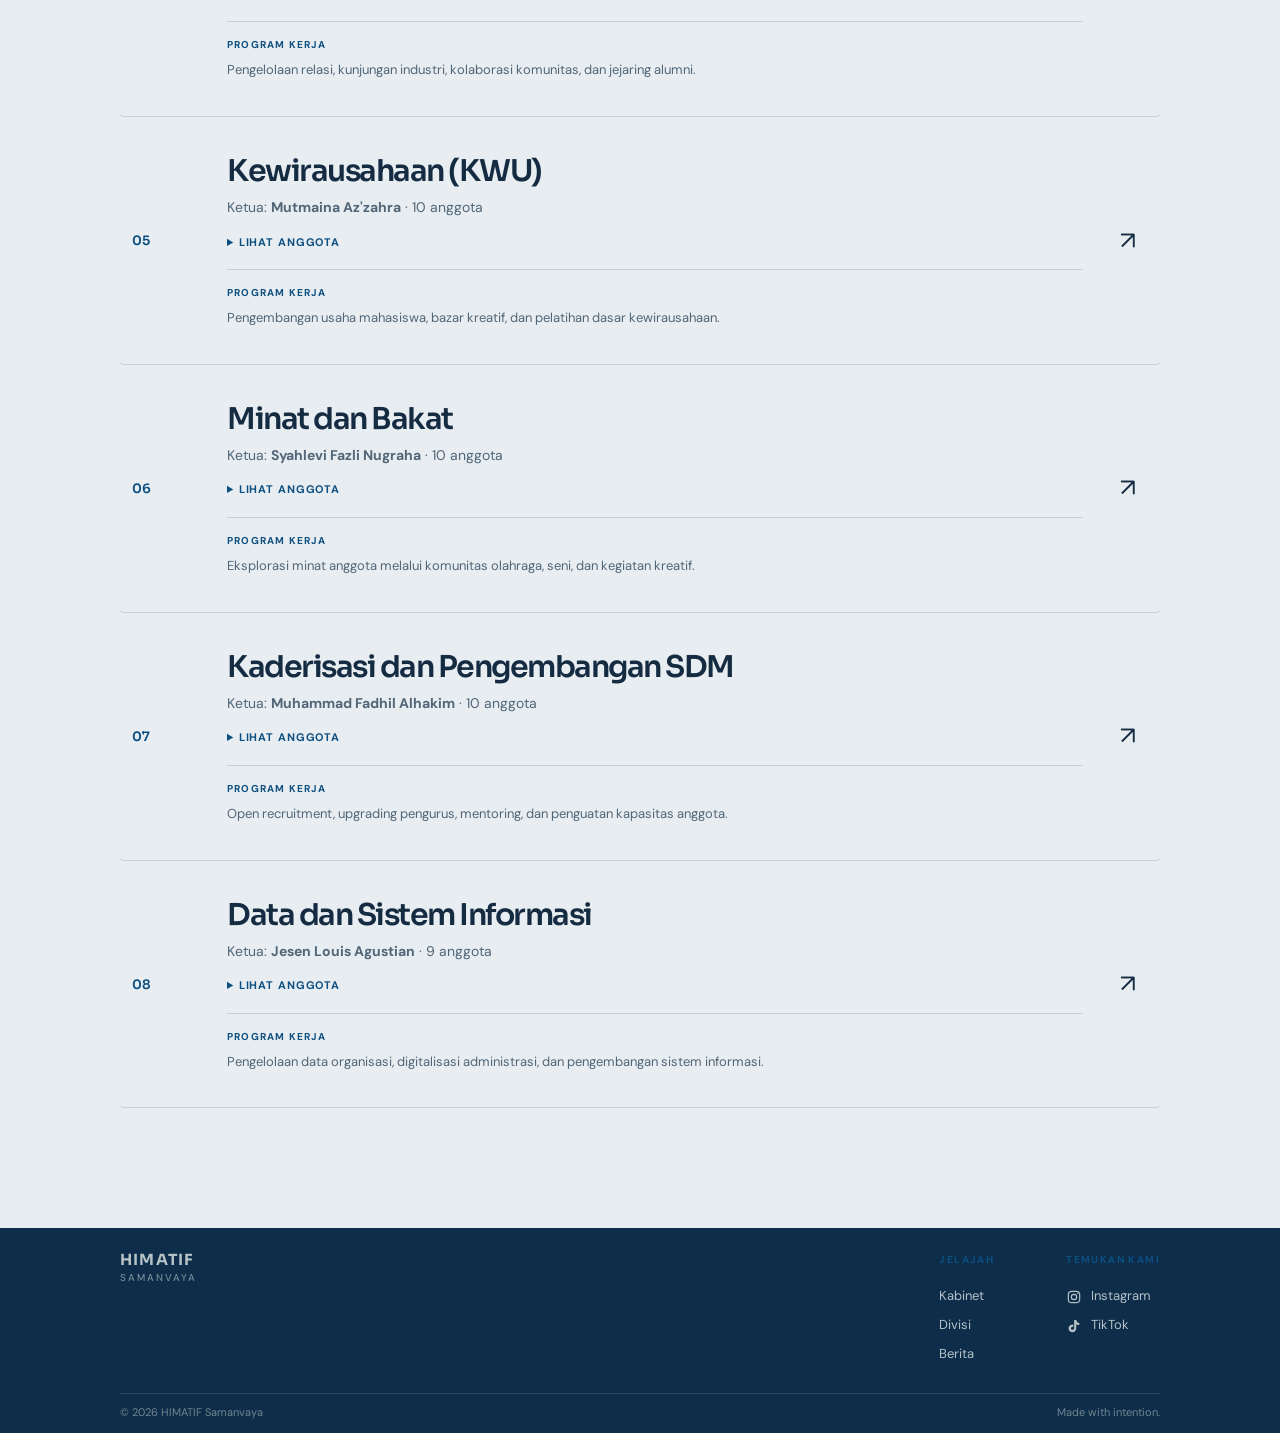
<file: pages/divisi.html>
<!DOCTYPE html>
<html lang="id">
<head>
  <meta charset="UTF-8">
  <meta name="viewport" content="width=device-width, initial-scale=1.0">
  <title>Divisi | HIMATIF Samanvaya</title>
  <link rel="icon" type="image/png" href="../assets/logo/logo-samanvaya.webp">
  <link rel="preconnect" href="https://fonts.googleapis.com">
  <link rel="preconnect" href="https://fonts.gstatic.com" crossorigin>
  <link href="https://fonts.googleapis.com/css2?family=DM+Sans:wght@400;500;600;700&family=Sora:wght@500;600;700&display=swap" rel="stylesheet">
  <link rel="stylesheet" href="../css/style.css">
  <script src="../js/main.js" defer></script>
</head>
<body>
  <header class="site-header" data-header>
    <div class="container nav-wrap">
      <a class="brand" href="../index.html"><span class="brand-mark" aria-label="Logo Samanvaya"><img src="../assets/logo/logo-samanvaya.webp" alt="Samanvaya"></span><span class="brand-copy"><strong>HIMATIF</strong><small>Samanvaya</small></span></a>
      <button class="menu-toggle" type="button" aria-label="Buka menu" aria-expanded="false" data-menu-toggle><span></span><span></span></button>
      <nav class="main-nav" data-menu><a href="../index.html">Beranda</a><a href="kabinet.html">Kabinet</a><a class="active" href="divisi.html">Divisi</a><a href="berita.html">Berita</a><a href="kegiatan.html">Kegiatan</a></nav>
    </div>
  </header>
  <main>
    <section class="inner-hero inner-hero-division section-dark"><div class="container"><p class="eyebrow reveal">Struktur kerja</p><h1 class="reveal reveal-delay">Banyak peran,<br><em>satu tujuan.</em></h1><p class="inner-lead reveal reveal-delay-2">Delapan departemen dengan peran berbeda yang bergerak dalam satu keluarga Samanvaya.</p></div></section>
    <section class="section-cream section-space"><div class="container"><p class="section-label">departemen Samanvaya</p><div class="division-list">
      <article class="division-row"><span>01</span><div><h2>Riset dan Keilmuan</h2><p>Ketua: <strong>Irfan Fathurrohman</strong> · 10 anggota</p><details><summary>Lihat anggota</summary><p class="division-members">Rommy Aprian · Basthiar Rofil Ahdistyo · M. Ridwan Saputra · Kaisha Kamila Puspito · Muhammad Abdurahman Mewar · Muhammad Sofyan Tsaori · Stefanus Krisna Agustian Wibisono · Umar Harun Alrasyid · Napoleon Sembada Putra · Finand Kanahaya Zaldi</p></details><div class="division-program"><p class="division-program-label">Program kerja</p><p>Forum kajian, diskusi keilmuan, dan pendampingan kompetisi akademik.</p></div></div><a class="division-detail-link" href="detail-divisi.html?divisi=riset-keilmuan" aria-label="Lihat detail Riset dan Keilmuan">↗</a></article>
      <article class="division-row"><span>02</span><div><h2>Riset dan Teknologi</h2><p>Ketua: <strong>Aan Ripandi</strong> · 10 anggota</p><details><summary>Lihat anggota</summary><p class="division-members">Indah Rahmawati · Ahmad Hafizh · Suci Nur Saffrilia Dewi · Tegar Maulana Akbar · Djaki Adhi Putra · Muhammad Rifqy Hamzah · Sahrul Gunawan · Hendra Kurnia · Tasya Dwi Cahyani · Mohamad Nizam Triaji</p></details><div class="division-program"><p class="division-program-label">Program kerja</p><p>Workshop teknologi, laboratorium mini, dan proyek pengembangan berbasis kebutuhan mahasiswa.</p></div></div><a class="division-detail-link" href="detail-divisi.html?divisi=riset-teknologi" aria-label="Lihat detail Riset dan Teknologi">↗</a></article>
      <article class="division-row"><span>03</span><div><h2>Publikasi, Dekorasi, dan Dokumentasi (PDD)</h2><p>Ketua: <strong>Ai Rahmawati</strong> · 10 anggota</p><details><summary>Lihat anggota</summary><p class="division-members">Narislah Mauludina · Yuliani Yahya Rahhayyu · Nayla Farras Nafizah · Dea Nurlaela · Hilfa Raisya Eksa Putra · Delia Rahmasari · Ferdiansyah Putra · Aeidil Irwansyah · Ari Budi Wibowo · O. Rayya Sevareno</p></details><div class="division-program"><p class="division-program-label">Program kerja</p><p>Produksi konten, dokumentasi kegiatan, pengelolaan identitas visual, dan publikasi media.</p></div></div><a class="division-detail-link" href="detail-divisi.html?divisi=publikasi-dekorasi-dokumentasi" aria-label="Lihat detail Publikasi, Dekorasi, dan Dokumentasi">↗</a></article>
      <article class="division-row"><span>04</span><div><h2>Hubungan Masyarakat dan Relasi Industri</h2><p>Ketua: <strong>Haikal Aji Prabowo</strong> · 10 anggota</p><details><summary>Lihat anggota</summary><p class="division-members">Muhammad Rizky Alviansyah · Alif Cahyaramadhan · Dannys Panji Kurniawan · Sandy · Reihan Andika Putra · Muhammad Iqbal Dzaky · Rivan Wahyu Risalah · Greypha Ander Sakel · Nabil Haidar · Jonatan Saputra Simbolon</p></details><div class="division-program"><p class="division-program-label">Program kerja</p><p>Pengelolaan relasi, kunjungan industri, kolaborasi komunitas, dan jejaring alumni.</p></div></div><a class="division-detail-link" href="detail-divisi.html?divisi=hubungan-masyarakat-relasi-industri" aria-label="Lihat detail Hubungan Masyarakat dan Relasi Industri">↗</a></article>
      <article class="division-row"><span>05</span><div><h2>Kewirausahaan (KWU)</h2><p>Ketua: <strong>Mutmaina Az'zahra</strong> · 10 anggota</p><details><summary>Lihat anggota</summary><p class="division-members">Uswah Aulia Nurohmah · Vince Margareta Sihotang · Maylani · Zeira Nurul Yusyroh · Dimas Fajri Maulana · Gilang Ramadhan · Cynthia Juniartien · Fahry Rasyidinanta Putra · Ahmad Farid Ilham Fauzi · Dwi Arya Daffansyah</p></details><div class="division-program"><p class="division-program-label">Program kerja</p><p>Pengembangan usaha mahasiswa, bazar kreatif, dan pelatihan dasar kewirausahaan.</p></div></div><a class="division-detail-link" href="detail-divisi.html?divisi=kewirausahaan" aria-label="Lihat detail Kewirausahaan">↗</a></article>
      <article class="division-row"><span>06</span><div><h2>Minat dan Bakat</h2><p>Ketua: <strong>Syahlevi Fazli Nugraha</strong> · 10 anggota</p><details><summary>Lihat anggota</summary><p class="division-members">Muhammad Wildan Firdaus · Arif Kurniawan · Septian Eka Putra · Lucky Arya Bagaskara · Muhammad Abimanyu Ardha Nugroho · Muhamad Rif'at · Muhammad Akmal Al Ghifari · Hana Salsabilla · Reza Tri Kusuma · Setyo Dwinugroho</p></details><div class="division-program"><p class="division-program-label">Program kerja</p><p>Eksplorasi minat anggota melalui komunitas olahraga, seni, dan kegiatan kreatif.</p></div></div><a class="division-detail-link" href="detail-divisi.html?divisi=minat-dan-bakat" aria-label="Lihat detail Minat dan Bakat">↗</a></article>
      <article class="division-row"><span>07</span><div><h2>Kaderisasi dan Pengembangan SDM</h2><p>Ketua: <strong>Muhammad Fadhil Alhakim</strong> · 10 anggota</p><details><summary>Lihat anggota</summary><p class="division-members">Dimaz Wahyudy · Intan Ni'matul Lailyqadar · Ahmad Arifin · Hafiz Bahaudin Akmal · Daffa Andhika Pratama · Miftahul Nurul Aini · Ghea Ramadhani Putri · Haidar Ali Abidin · Moreno Alvare · Nauval Rafi Arrahman</p></details><div class="division-program"><p class="division-program-label">Program kerja</p><p>Open recruitment, upgrading pengurus, mentoring, dan penguatan kapasitas anggota.</p></div></div><a class="division-detail-link" href="detail-divisi.html?divisi=kaderisasi-pengembangan-sdm" aria-label="Lihat detail Kaderisasi dan Pengembangan SDM">↗</a></article>
      <article class="division-row"><span>08</span><div><h2>Data dan Sistem Informasi</h2><p>Ketua: <strong>Jesen Louis Agustian</strong> · 9 anggota</p><details><summary>Lihat anggota</summary><p class="division-members">Muhamad Bagas Nur Al Farid · Habiburrohman Azzami · Nirmala Fitria · Zainurrahman Nanda Prasetyanta · Muhamad Ridho Arrobie Putra Maharandi · Nur Mukhlisin · Bayu Abi Bayhaqi · Rezha Gunawan · Riski Ahmad Fauzan</p></details><div class="division-program"><p class="division-program-label">Program kerja</p><p>Pengelolaan data organisasi, digitalisasi administrasi, dan pengembangan sistem informasi.</p></div></div><a class="division-detail-link" href="detail-divisi.html?divisi=data-sistem-informasi" aria-label="Lihat detail Data dan Sistem Informasi">↗</a></article>
    </div></div></section>
  </main>
  <footer class="site-footer">
    <div class="container footer-top">
      <a class="brand footer-brand" href="../index.html"><span><strong>HIMATIF</strong><small>Samanvaya</small></span></a>
      <div class="footer-links">
        <div>
          <p>Jelajah</p>
          <a href="kabinet.html">Kabinet</a><a href="divisi.html">Divisi</a><a href="berita.html">Berita</a>
        </div>
        <div>
          <p>Temukan kami</p>
          <a class="footer-social-link" href="https://instagram.com/himatif_ubp" target="_blank" rel="noreferrer"><svg class="social-icon" viewBox="0 0 24 24" aria-hidden="true"><rect x="3.5" y="3.5" width="17" height="17" rx="5.2"></rect><circle cx="12" cy="12" r="4"></circle><circle class="social-icon-dot" cx="17.5" cy="6.5" r="1"></circle></svg><span>Instagram</span></a><a class="footer-social-link" href="https://www.tiktok.com/@himatif_ubp" target="_blank" rel="noreferrer"><svg class="social-icon" viewBox="0 0 24 24" aria-hidden="true"><path d="M15.4 3h-3.2v12.4a2.4 2.4 0 1 1-2.4-2.4c.45 0 .87.12 1.23.34v-3.4a5.8 5.8 0 1 0 4.37 5.62V9.2a7.5 7.5 0 0 0 4.6 1.48V7.45c-2.55-.16-4.54-2.12-4.6-4.45Z"></path></svg><span>TikTok</span></a>
        </div>
      </div>
    </div>
    <div class="container footer-bottom">
      <span>© 2026 HIMATIF Samanvaya</span><span>Made with intention.</span>
    </div>
  </footer>
</body>
</html>
</file>
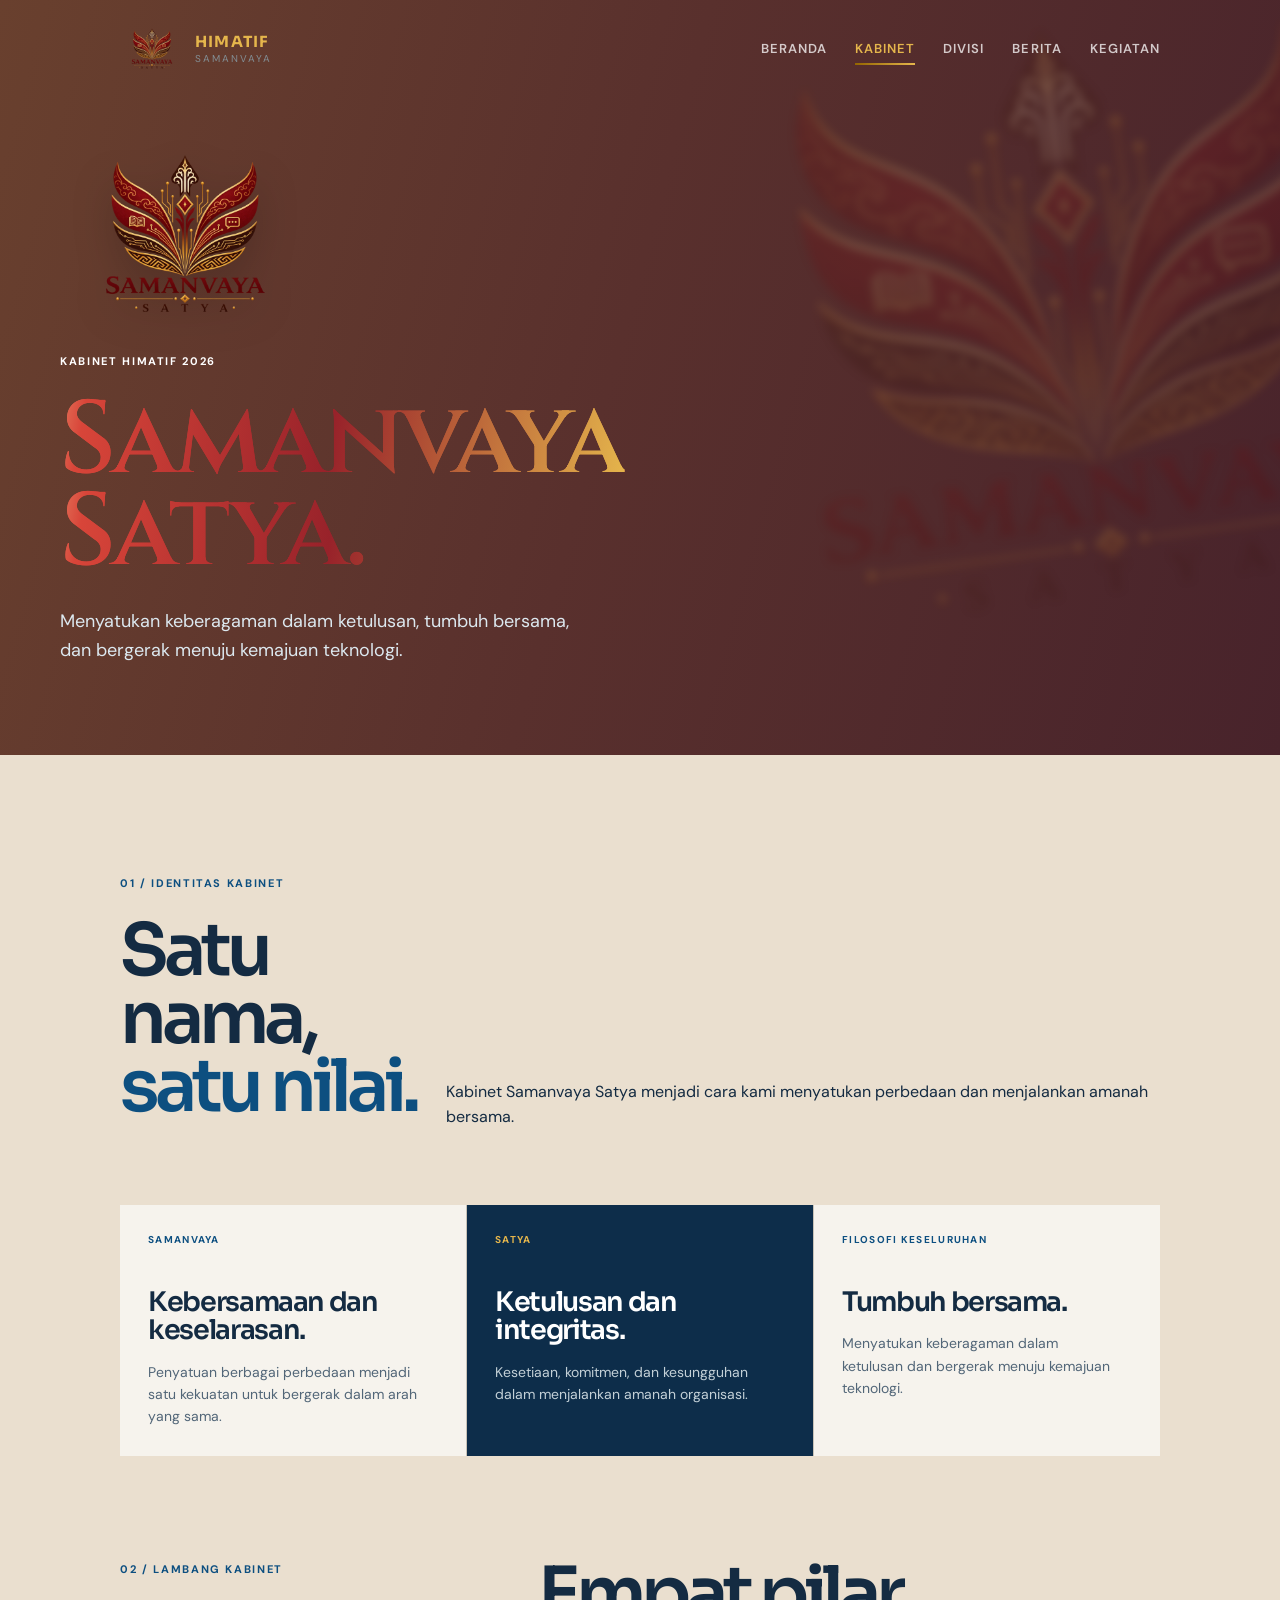
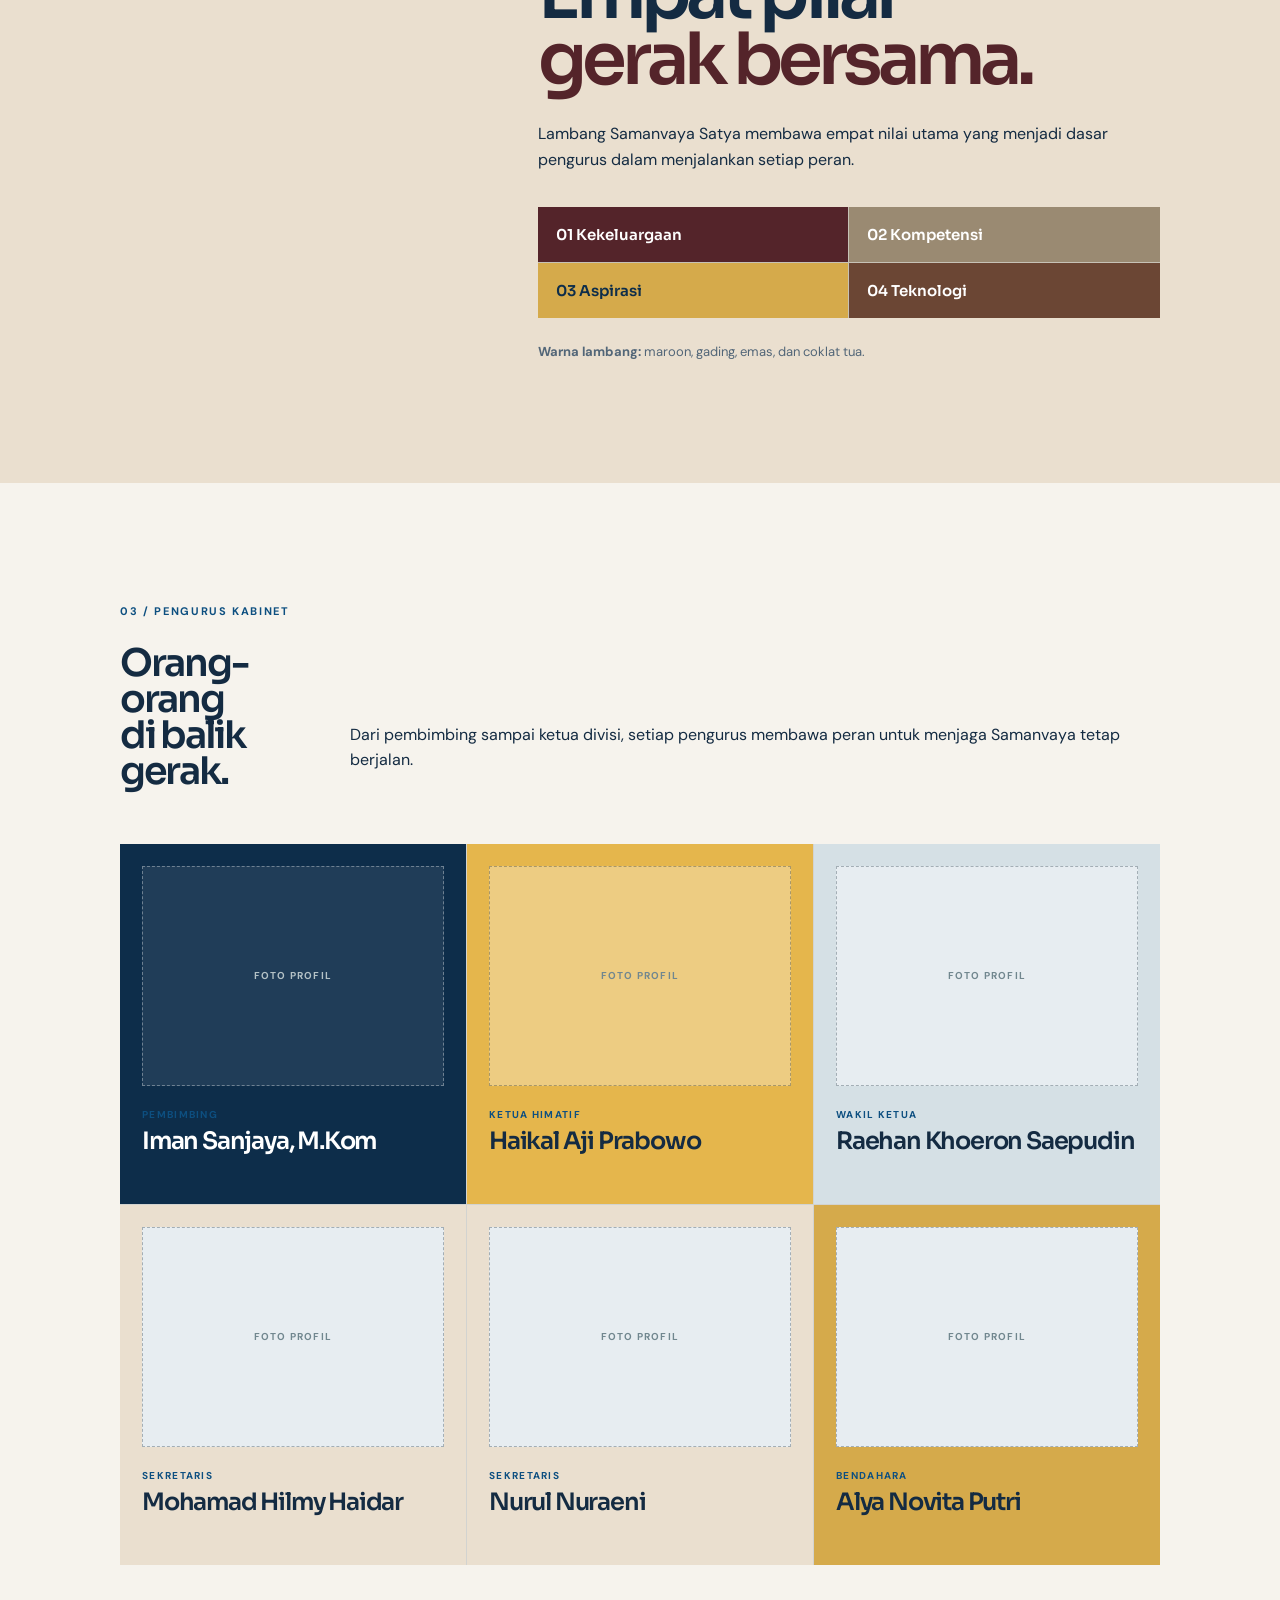
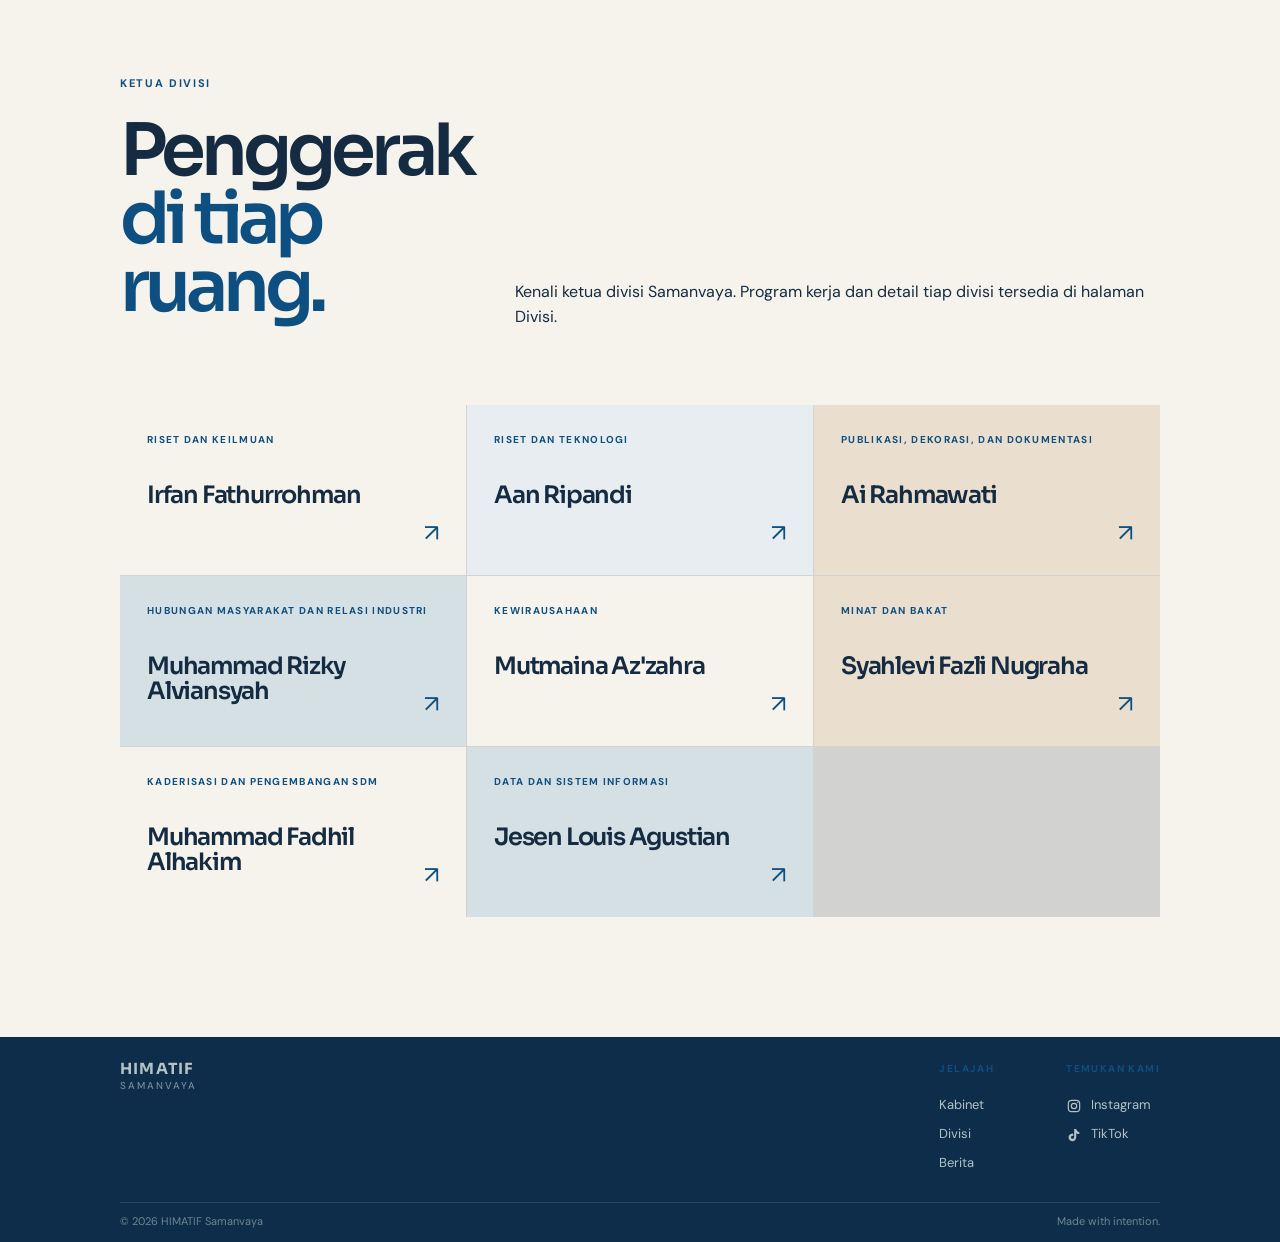
<file: pages/kabinet.html>
<!DOCTYPE html>
<html lang="id">

<head>
  <meta charset="UTF-8">
  <meta name="viewport" content="width=device-width, initial-scale=1.0">
  <title>Kabinet Samanvaya Satya | HIMATIF</title>
  <link rel="icon" type="image/png" href="../assets/logo/logo-samanvaya.webp">
  <link rel="preconnect" href="https://fonts.googleapis.com">
  <link rel="preconnect" href="https://fonts.gstatic.com" crossorigin>
  <link
    href="https://fonts.googleapis.com/css2?family=Cinzel:wght@500;600;700&family=DM+Sans:wght@400;500;600;700&family=Sora:wght@500;600;700&display=swap"
    rel="stylesheet">
  <link rel="stylesheet" href="../css/style.css">
  <script src="../js/main.js" defer></script>
</head>

<body>
  <header class="site-header" data-header>
    <div class="container nav-wrap">
      <a class="brand" href="../index.html"><span class="brand-mark" aria-label="Logo Samanvaya"><img
            src="../assets/logo/logo-samanvaya.webp" alt="Samanvaya"></span><span
          class="brand-copy"><strong>HIMATIF</strong><small>Samanvaya</small></span></a>
      <button class="menu-toggle" type="button" aria-label="Buka menu" aria-expanded="false"
        data-menu-toggle><span></span><span></span></button>
      <nav class="main-nav" data-menu><a href="../index.html">Beranda</a><a class="active"
          href="kabinet.html">Kabinet</a><a href="divisi.html">Divisi</a><a href="berita.html">Berita</a><a
          href="kegiatan.html">Kegiatan</a></nav>
    </div>
  </header>
  <main>
    <section class="cabinet-hero section-dark">
      <div class="container cabinet-hero-inner">
        <img class="cabinet-logo" src="../assets/logo/logo-samanvaya.webp" alt="Logo Kabinet Samanvaya Satya">
        <p class="eyebrow reveal reveal-delay">Kabinet HIMATIF 2026</p>
        <h1><span>Samanvaya</span><em>Satya.</em></h1>
        <p class="cabinet-lead reveal reveal-delay-2">Menyatukan keberagaman dalam ketulusan, tumbuh bersama, dan bergerak menuju kemajuan
          teknologi.</p>
      </div>
    </section>
    <section class="section-light section-space cabinet-philosophy cabinet-symbol">
      <div class="container">
        <div class="section-heading reveal">
          <div>
            <p class="section-label">01 / Identitas kabinet</p>
            <h2>Satu nama,<br><em>satu nilai.</em></h2>
          </div>
          <p class="heading-aside">Kabinet Samanvaya Satya menjadi cara kami menyatukan perbedaan dan menjalankan amanah
            bersama.</p>
        </div>
        <div class="philosophy-grid">
          <article class="philosophy-card reveal">
            <p class="profile-role">Samanvaya</p>
            <h3>Kebersamaan dan keselarasan.</h3>
            <p>Penyatuan berbagai perbedaan menjadi satu kekuatan untuk bergerak dalam arah yang sama.</p>
          </article>
          <article class="philosophy-card philosophy-card-dark reveal reveal-delay">
            <p class="profile-role">Satya</p>
            <h3>Ketulusan dan integritas.</h3>
            <p>Kesetiaan, komitmen, dan kesungguhan dalam menjalankan amanah organisasi.</p>
          </article>
          <article class="philosophy-card reveal reveal-delay-2">
            <p class="profile-role">Filosofi keseluruhan</p>
            <h3>Tumbuh bersama.</h3>
            <p>Menyatukan keberagaman dalam ketulusan dan bergerak menuju kemajuan teknologi.</p>
          </article>
        </div>
      </div>
      <div class="container symbol-grid reveal">
        <p class="section-label">02 / Lambang kabinet</p>
        <div>
          <h2>Empat pilar<br><em>gerak bersama.</em></h2>
          <p class="story-lead">Lambang Samanvaya Satya membawa empat nilai utama yang menjadi dasar pengurus dalam
            menjalankan setiap peran.</p>
          <div class="pillar-list"><span>01 Kekeluargaan</span><span>02 Kompetensi</span><span>03
              Aspirasi</span><span>04 Teknologi</span></div>
          <p class="color-note"><strong>Warna lambang:</strong> maroon, gading, emas, dan coklat tua.</p>
        </div>
      </div>
    </section>
    <section class="section-light section-space">
      <div class="container">
        <div class="directory-toolbar reveal">
          <div>
            <p class="section-label">03 / Pengurus kabinet</p>
            <h2>Orang-orang<br>di balik gerak.</h2>
          </div>
          <p class="heading-aside">Dari pembimbing sampai ketua divisi, setiap pengurus membawa peran untuk menjaga
            Samanvaya tetap berjalan.</p>
        </div>
        <div class="profile-grid cabinet-team">
          <article class="profile-card profile-featured reveal">
            <div class="profile-slot"><span>Foto profil</span></div>
            <p class="profile-role">Pembimbing</p>
            <h3>Iman Sanjaya, M.Kom</h3>
          </article>
          <article class="profile-card profile-chair reveal reveal-delay">
            <div class="profile-slot"><span>Foto profil</span></div>
            <p class="profile-role">Ketua HIMATIF</p>
            <h3>Haikal Aji Prabowo</h3>
          </article>
          <article class="profile-card profile-deputy reveal reveal-delay-2">
            <div class="profile-slot"><span>Foto profil</span></div>
            <p class="profile-role">Wakil Ketua</p>
            <h3>Raehan Khoeron Saepudin</h3>
          </article>
          <article class="profile-card profile-secretary reveal">
            <div class="profile-slot"><span>Foto profil</span></div>
            <p class="profile-role">Sekretaris</p>
            <h3>Mohamad Hilmy Haidar</h3>
          </article>
          <article class="profile-card profile-secretary reveal reveal-delay">
            <div class="profile-slot"><span>Foto profil</span></div>
            <p class="profile-role">Sekretaris</p>
            <h3>Nurul Nuraeni</h3>
          </article>
          <article class="profile-card profile-treasurer reveal reveal-delay-2">
            <div class="profile-slot"><span>Foto profil</span></div>
            <p class="profile-role">Bendahara</p>
            <h3>Alya Novita Putri</h3>
          </article>
        </div>
        <div class="section-heading cabinet-division-heading reveal">
          <div>
            <p class="section-label">Ketua divisi</p>
            <h2>Penggerak<br><em>di tiap ruang.</em></h2>
          </div>
          <p class="heading-aside">Kenali ketua divisi Samanvaya. Program kerja dan detail tiap divisi tersedia di
            halaman Divisi.</p>
        </div>
        <div class="leadership-grid cabinet-leaders">
          <a class="leadership-card leadership-link reveal" href="detail-divisi.html?divisi=riset-keilmuan"><span
              class="leadership-role">Riset dan Keilmuan</span>
            <h3>Irfan Fathurrohman</h3><span class="leadership-arrow" aria-hidden="true">↗</span>
          </a><a class="leadership-card leadership-link reveal reveal-delay" href="detail-divisi.html?divisi=riset-teknologi"><span
              class="leadership-role">Riset dan Teknologi</span>
            <h3>Aan Ripandi</h3><span class="leadership-arrow" aria-hidden="true">↗</span>
          </a><a class="leadership-card leadership-link reveal reveal-delay-2"
            href="detail-divisi.html?divisi=publikasi-dekorasi-dokumentasi"><span class="leadership-role">Publikasi,
              Dekorasi, dan Dokumentasi</span>
            <h3>Ai Rahmawati</h3><span class="leadership-arrow" aria-hidden="true">↗</span>
          </a><a class="leadership-card leadership-link reveal"
            href="detail-divisi.html?divisi=hubungan-masyarakat-relasi-industri"><span class="leadership-role">Hubungan
              Masyarakat dan Relasi Industri</span>
            <h3>Muhammad Rizky Alviansyah</h3><span class="leadership-arrow" aria-hidden="true">↗</span>
          </a><a class="leadership-card leadership-link reveal reveal-delay" href="detail-divisi.html?divisi=kewirausahaan"><span
              class="leadership-role">Kewirausahaan</span>
            <h3>Mutmaina Az'zahra</h3><span class="leadership-arrow" aria-hidden="true">↗</span>
          </a><a class="leadership-card leadership-link reveal reveal-delay-2" href="detail-divisi.html?divisi=minat-dan-bakat"><span
              class="leadership-role">Minat dan Bakat</span>
            <h3>Syahlevi Fazli Nugraha</h3><span class="leadership-arrow" aria-hidden="true">↗</span>
          </a><a class="leadership-card leadership-link reveal"
            href="detail-divisi.html?divisi=kaderisasi-pengembangan-sdm"><span class="leadership-role">Kaderisasi dan
              Pengembangan SDM</span>
            <h3>Muhammad Fadhil Alhakim</h3><span class="leadership-arrow" aria-hidden="true">↗</span>
          </a><a class="leadership-card leadership-link reveal reveal-delay" href="detail-divisi.html?divisi=data-sistem-informasi"><span
              class="leadership-role">Data dan Sistem Informasi</span>
            <h3>Jesen Louis Agustian</h3><span class="leadership-arrow" aria-hidden="true">↗</span>
          </a>
        </div>
      </div>
    </section>
  </main>
  <footer class="site-footer">
    <div class="container footer-top">
      <a class="brand footer-brand"
        href="../index.html"><span><strong>HIMATIF</strong><small>Samanvaya</small></span></a>
      <div class="footer-links">
        <div>
          <p>Jelajah</p>
          <a href="kabinet.html">Kabinet</a><a href="divisi.html">Divisi</a><a href="berita.html">Berita</a>
        </div>
        <div>
          <p>Temukan kami</p>
          <a class="footer-social-link" href="https://instagram.com/himatif_ubp" target="_blank" rel="noreferrer"><svg class="social-icon" viewBox="0 0 24 24" aria-hidden="true"><rect x="3.5" y="3.5" width="17" height="17" rx="5.2"></rect><circle cx="12" cy="12" r="4"></circle><circle class="social-icon-dot" cx="17.5" cy="6.5" r="1"></circle></svg><span>Instagram</span></a>
          <a class="footer-social-link" href="https://www.tiktok.com/@himatif_ubp" target="_blank" rel="noreferrer"><svg class="social-icon" viewBox="0 0 24 24" aria-hidden="true"><path d="M15.4 3h-3.2v12.4a2.4 2.4 0 1 1-2.4-2.4c.45 0 .87.12 1.23.34v-3.4a5.8 5.8 0 1 0 4.37 5.62V9.2a7.5 7.5 0 0 0 4.6 1.48V7.45c-2.55-.16-4.54-2.12-4.6-4.45Z"></path></svg><span>TikTok</span></a>
        </div>
      </div>
    </div>
    <div class="container footer-bottom">
      <span>© 2026 HIMATIF Samanvaya</span><span>Made with intention.</span>
    </div>
  </footer>
</body>

</html>
</file>
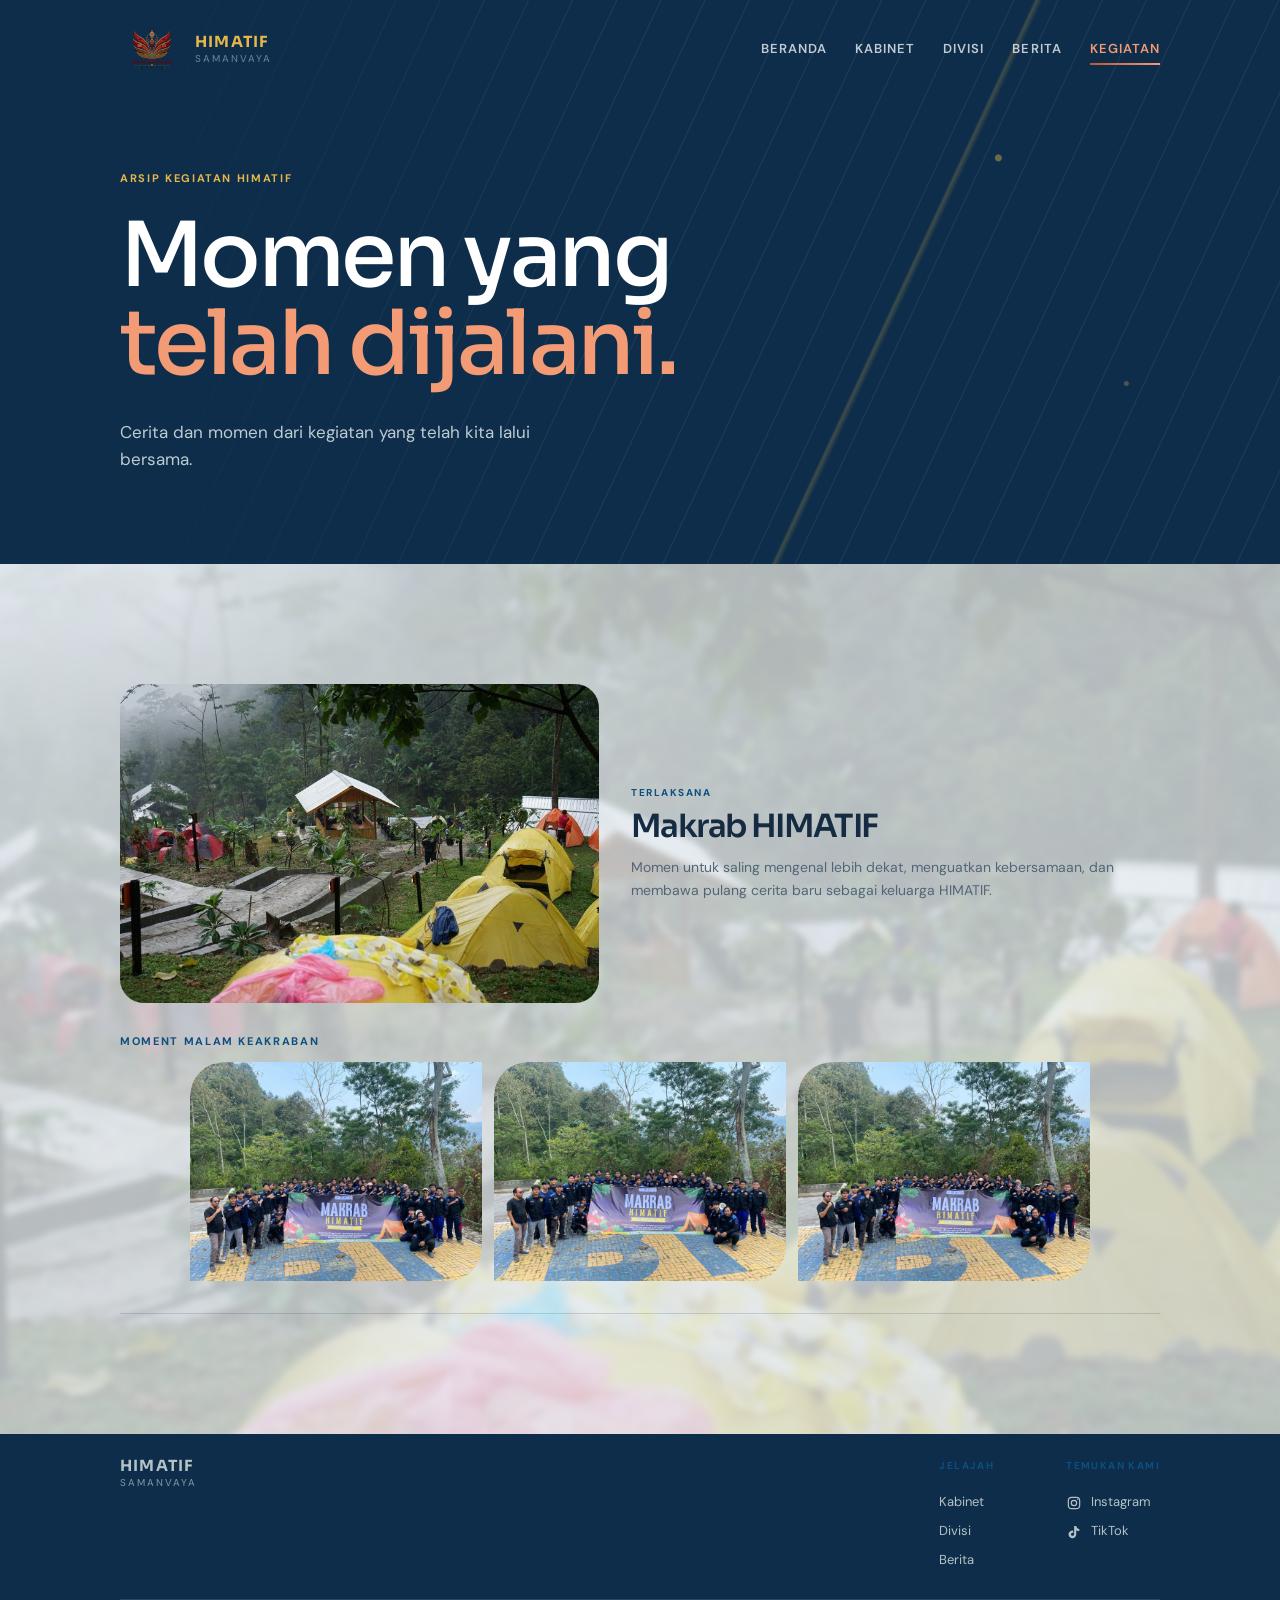
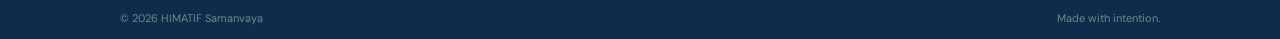
<file: pages/kegiatan.html>
<!DOCTYPE html>
<html lang="id">

<head>
    <meta charset="UTF-8">
    <meta name="viewport" content="width=device-width, initial-scale=1.0">
    <title>Kegiatan | HIMATIF Samanvaya</title>
    <link rel="icon" type="image/png" href="../assets/logo/logo-samanvaya.webp">
    <link rel="preconnect" href="https://fonts.googleapis.com">
    <link rel="preconnect" href="https://fonts.gstatic.com" crossorigin>
    <link
        href="https://fonts.googleapis.com/css2?family=DM+Sans:wght@400;500;600;700&family=Sora:wght@500;600;700&display=swap"
        rel="stylesheet">
    <link rel="stylesheet" href="../css/style.css">
    <script src="../js/main.js" defer></script>
</head>

<body>
    <header class="site-header" data-header>
        <div class="container nav-wrap"><a class="brand" href="../index.html"><span class="brand-mark"
                    aria-label="Logo Samanvaya"><img src="../assets/logo/logo-samanvaya.webp"
                        alt="Samanvaya"></span><span
                    class="brand-copy"><strong>HIMATIF</strong><small>Samanvaya</small></span></a><button
                class="menu-toggle" type="button" aria-label="Buka menu" aria-expanded="false"
                data-menu-toggle><span></span><span></span></button>
            <nav class="main-nav" data-menu><a href="../index.html">Beranda</a><a href="kabinet.html">Kabinet</a><a
                    href="divisi.html">Divisi</a><a href="berita.html">Berita</a><a class="active"
                    href="kegiatan.html">Kegiatan</a></nav>
        </div>
    </header>
    <main>
        <section class="inner-hero inner-hero-events section-dark">
            <div class="container">
                <p class="eyebrow reveal">Arsip kegiatan HIMATIF</p>
                <h1 class="reveal reveal-delay">Momen yang<br><em>telah dijalani.</em></h1>
                <p class="inner-lead reveal reveal-delay-2">Cerita dan momen dari kegiatan yang telah kita lalui bersama.</p>
            </div>
        </section>
        <section class="section-cream section-space event-recap-section">
            <div class="container">
                <div class="event-recap">
                    <div class="event-recap-feature">
                        <img class="event-recap-cover reveal" src="../assets/images/CigolosorUBP.jpg"
                            alt="Suasana tenda di lokasi Makrab HIMATIF" loading="lazy">
                        <div class="event-recap-copy reveal reveal-delay">
                            <p class="article-category">Terlaksana</p>
                            <h3>Makrab HIMATIF</h3>
                            <p>Momen untuk saling mengenal lebih dekat, menguatkan kebersamaan, dan membawa pulang cerita baru sebagai keluarga HIMATIF.</p>
                        </div>
                    </div>
                    <p class="section-label event-recap-gallery-label reveal">Moment Malam Keakraban</p>
                    <div class="event-recap-gallery" aria-label="Dokumentasi Makrab HIMATIF">
                        <figure class="event-recap-photo reveal reveal-delay">
                            <button class="event-photo-trigger" type="button" data-photo-open
                                aria-label="Buka foto peserta Makrab HIMATIF di area perkemahan">
                                <img src="../assets/images/Foto Pose HIMATIF.jpeg" alt="" loading="lazy">
                                <span class="event-photo-hint">Lihat foto</span>
                            </button>
                        </figure>
                        <figure class="event-recap-photo reveal reveal-delay-2">
                            <button class="event-photo-trigger" type="button" data-photo-open
                                aria-label="Buka foto peserta Makrab HIMATIF berfoto bersama">
                                <img src="../assets/images/Foto Biasa HIMATIF.jpeg" alt="" loading="lazy">
                                <span class="event-photo-hint">Lihat foto</span>
                            </button>
                        </figure>
                        <figure class="event-recap-photo reveal reveal-delay">
                            <button class="event-photo-trigger" type="button" data-photo-open
                                aria-label="Buka foto peserta Makrab UBP berpose bersama">
                                <img src="../assets/images/Foto Pose UBP HIMATIF.jpeg" alt="" loading="lazy">
                                <span class="event-photo-hint">Lihat foto</span>
                            </button>
                        </figure>
                    </div>
                </div>
            </div>
        </section>
    </main>
    <dialog class="event-photo-viewer" data-photo-viewer aria-label="Foto dokumentasi Makrab HIMATIF">
        <button class="event-photo-viewer-close" type="button" data-photo-close aria-label="Tutup foto">×</button>
        <figure>
            <img data-photo-viewer-image alt="">
        </figure>
    </dialog>
    <footer class="site-footer">
        <div class="container footer-top"><a class="brand footer-brand"
                href="../index.html"><span><strong>HIMATIF</strong><small>Samanvaya</small></span></a>
            <div class="footer-links">
                <div>
                    <p>Jelajah</p><a href="kabinet.html">Kabinet</a><a href="divisi.html">Divisi</a><a
                        href="berita.html">Berita</a>
                </div>
                <div>
                    <p>Temukan kami</p>
                    <a class="footer-social-link" href="https://instagram.com/himatif_ubp" target="_blank" rel="noreferrer"><svg class="social-icon" viewBox="0 0 24 24" aria-hidden="true"><rect x="3.5" y="3.5" width="17" height="17" rx="5.2"></rect><circle cx="12" cy="12" r="4"></circle><circle class="social-icon-dot" cx="17.5" cy="6.5" r="1"></circle></svg><span>Instagram</span></a>
                    <a class="footer-social-link" href="https://www.tiktok.com/@himatif_ubp" target="_blank" rel="noreferrer"><svg class="social-icon" viewBox="0 0 24 24" aria-hidden="true"><path d="M15.4 3h-3.2v12.4a2.4 2.4 0 1 1-2.4-2.4c.45 0 .87.12 1.23.34v-3.4a5.8 5.8 0 1 0 4.37 5.62V9.2a7.5 7.5 0 0 0 4.6 1.48V7.45c-2.55-.16-4.54-2.12-4.6-4.45Z"></path></svg><span>TikTok</span></a>
                </div>
            </div>
        </div>
        <div class="container footer-bottom"><span>© 2026 HIMATIF Samanvaya</span><span>Made with intention.</span>
        </div>
    </footer>
</body>

</html>
</file>
<file: css/style.css>
/* ==========================================================================
   HIMATIF SAMANVAYA - MAIN STYLESHEET
   ==========================================================================
   
   DAFTAR ISI / TABLE OF CONTENTS BY PAGE & SECTION:
   
   1. [GLOBAL & RESET] ......... Line 23  - Line 69   (Variables :root, Reset *, Container)
   2. [SHARED LAYOUT] .......... Line 70  - Line 333  (Header, Navbar, Brand Logo & Menu Toggle)
   3. [SHARED UTILITIES] ....... Line 334 - Line 521  (Utility Classes, Buttons, Links, Badges, Animations)
   4. [PAGE: index.html] ....... Line 522 - Line 1219 (Hero, Intro, Fokus Program, Featured News, Closing)
   5. [PAGE: kabinet.html] ..... (Hero Kabinet, Filosofi, Logo, Profil, Departemen)
   6. [PAGE: divisi.html] ...... (Daftar Divisi, Division Rows, Accordion Program)
   7. [PAGE: detail-divisi.html] (Detail Divisi, Panel Visi, Program Kerja, Member Grid)
   8. [PAGE: berita.html] ...... (Halaman Berita, Filter Berita & Article Row Cards)
   9. [PAGE: kegiatan.html] ... (Halaman Agenda/Kegiatan, Filter & Event Cards)
   10. [SHARED FOOTER] ......... (Site Footer, Navigation Links, & Copyright)
   11. [RESPONSIVE DESIGN] ..... (Media Queries Mobile <=760px, Tablet, Desktop)
   
   ========================================================================== */

/* ==========================================================================
   SECTION 1: GLOBAL & RESET STYLES (Line 23 - Line 69)
   ========================================================================== */

:root {
  /* WARNA: ubah nilai di sini untuk mengganti palet utama website. */
  --ink: #142b42;
  --ink-soft: #526678;
  --navy: #0d2d4a;
  --cream: #e7edf1;
  --paper: #f6f3ed;
  --coral: #0d4f80;
  --yellow: #e5b64c;
  --cabinet-maroon: #124b7a;
  --cabinet-gold: #5d89a7;
  --cabinet-bronze: #7894a8;
  --sky: #e5b64c;
  --line: rgba(23, 43, 58, 0.16);
  /* FONT: --display untuk judul besar; --body untuk teks biasa. */
  --display: "Sora", sans-serif;
  --body: "DM Sans", sans-serif;
}

* {
  box-sizing: border-box;
}

html {
  scroll-behavior: smooth;
  overflow-x: hidden;
}

body {
  margin: 0;
  overflow-x: hidden;
  color: var(--ink);
  background: var(--paper);
  font-family: var(--body);
  font-size: 16px;
  line-height: 1.6;
}

a {
  color: inherit;
  text-decoration: none;
}

button {
  font: inherit;
}

.container {
  width: min(1160px, calc(100% - 48px));
  margin: 0 auto;
}

.page-transition {
  --transition-base: #0a1e32;
  --transition-accent: #56c6ee;
  position: fixed;
  inset: 0;
  min-height: 100vh;
  min-height: 100dvh;
  z-index: 99999;
  overflow: hidden;
  pointer-events: none;
}

.page-transition.is-leaving {
  pointer-events: auto;
}

/* --- Curtain Panels (Left & Right) --- */
.page-transition__panel {
  position: absolute;
  top: 0;
  bottom: 0;
  width: 50.5%;
  overflow: hidden;
  will-change: transform;
}

.page-transition__panel::after {
  content: "";
  position: absolute;
  inset: 0;
  z-index: 1;
  opacity: 0.24;
  pointer-events: none;
  background:
    radial-gradient(circle, color-mix(in srgb, var(--transition-accent) 75%, transparent) 0 1px, transparent 1.8px) 0 0 / 72px 72px,
    linear-gradient(135deg, transparent 49.5%, color-mix(in srgb, var(--transition-accent) 24%, transparent) 50%, transparent 50.5%) 0 0 / 72px 72px;
}

.page-transition__panel--left {
  left: 0;
  background:
    radial-gradient(ellipse 90% 80% at 20% 50%,
      color-mix(in srgb, var(--transition-accent) 15%, transparent),
      transparent 75%),
    linear-gradient(135deg,
      color-mix(in srgb, var(--transition-base) 88%, #03080d),
      var(--transition-base) 60%,
      color-mix(in srgb, var(--transition-base) 82%, var(--transition-accent)));
}

.page-transition__panel--right {
  right: 0;
  background:
    radial-gradient(ellipse 90% 80% at 80% 50%,
      color-mix(in srgb, var(--transition-accent) 15%, transparent),
      transparent 75%),
    linear-gradient(225deg,
      color-mix(in srgb, var(--transition-base) 88%, #03080d),
      var(--transition-base) 60%,
      color-mix(in srgb, var(--transition-base) 82%, var(--transition-accent)));
}

.page-transition__title {
  position: absolute;
  top: 50%;
  z-index: 10;
  width: 100vw;
  color: color-mix(in srgb, var(--transition-accent) 14%, transparent);
  font-family: var(--display);
  font-size: var(--transition-title-size, clamp(64px, 27vw, 420px));
  font-weight: 700;
  letter-spacing: 0.02em;
  line-height: 1;
  white-space: nowrap;
  text-align: center;
  -webkit-text-stroke: 1.5px color-mix(in srgb, var(--transition-accent) 48%, transparent);
  text-shadow: 0 0 42px color-mix(in srgb, var(--transition-accent) 24%, transparent);
  transform: translateY(-50%);
  pointer-events: none;
}

.page-transition__title span {
  display: inline-block;
}

.page-transition__title span:nth-child(5n + 1) {
  transform: translateY(-0.09em) rotate(-4deg);
}

.page-transition__title span:nth-child(5n + 2) {
  transform: translateY(0.06em) rotate(2deg);
}

.page-transition__title span:nth-child(5n + 3) {
  transform: translateY(-0.02em) rotate(-1deg);
}

.page-transition__title span:nth-child(5n + 4) {
  transform: translateY(0.1em) rotate(3deg);
}

.page-transition__title span:nth-child(5n) {
  transform: translateY(-0.06em) rotate(-2deg);
}

.page-transition__title--left {
  left: 0;
}

.page-transition__title--right {
  left: -49.5vw;
}

/* Page-specific transition textures */
.page-transition__pillar {
  position: absolute;
  inset: 0;
  opacity: 0.42;
  pointer-events: none;
}

.page-transition__pillar::after {
  content: "";
  position: absolute;
  pointer-events: none;
}

.page-transition__pillar::after {
  top: 50%;
  left: 50%;
  width: min(34vw, 440px);
  aspect-ratio: 1;
  border: 1px solid color-mix(in srgb, var(--transition-accent) 58%, transparent);
  box-shadow:
    inset 0 0 42px color-mix(in srgb, var(--transition-accent) 10%, transparent),
    0 0 34px color-mix(in srgb, var(--transition-accent) 12%, transparent);
  transform: translate(-50%, -50%);
}

/* Beranda: connected nodes and a light network grid */
.page-transition[data-pillar="home"] .page-transition__pillar {
  background-image:
    radial-gradient(circle, var(--transition-accent) 0 2.5px, transparent 3.5px) 0 0 / 88px 88px,
    linear-gradient(30deg, transparent 49.4%, color-mix(in srgb, var(--transition-accent) 68%, transparent) 50%, transparent 50.6%) 0 0 / 88px 88px,
    linear-gradient(150deg, transparent 49.4%, color-mix(in srgb, var(--transition-accent) 54%, transparent) 50%, transparent 50.6%) 0 0 / 88px 88px;
}

.page-transition[data-pillar="home"] .page-transition__pillar::after {
  border-radius: 50%;
  background:
    radial-gradient(circle, var(--transition-accent) 0 4px, transparent 5px) center / 100% 100%,
    radial-gradient(circle, transparent 0 32%, color-mix(in srgb, var(--transition-accent) 52%, transparent) 32.3% 32.7%, transparent 33%),
    radial-gradient(circle, transparent 0 66%, color-mix(in srgb, var(--transition-accent) 36%, transparent) 66.3% 66.7%, transparent 67%);
  box-shadow:
    0 0 0 22px color-mix(in srgb, var(--transition-accent) 8%, transparent),
    0 0 0 23px color-mix(in srgb, var(--transition-accent) 28%, transparent);
}

/* Kabinet: orderly columns and framed sections */
.page-transition[data-pillar="cabinet"] .page-transition__pillar {
  background-image:
    linear-gradient(90deg, transparent 0 31%, color-mix(in srgb, var(--transition-accent) 70%, transparent) 31.3% 31.7%, transparent 32% 67%, color-mix(in srgb, var(--transition-accent) 54%, transparent) 67.3% 67.7%, transparent 68%),
    linear-gradient(0deg, transparent 0 24%, color-mix(in srgb, var(--transition-accent) 54%, transparent) 24.3% 24.7%, transparent 25% 74%, color-mix(in srgb, var(--transition-accent) 54%, transparent) 74.3% 74.7%, transparent 75%);
}

.page-transition[data-pillar="cabinet"] .page-transition__pillar::after {
  width: min(30vw, 390px);
  height: 74%;
  aspect-ratio: auto;
  border-width: 1px 3px;
  border-color: color-mix(in srgb, var(--transition-accent) 68%, transparent);
  background:
    linear-gradient(90deg, transparent 0 31%, color-mix(in srgb, var(--transition-accent) 38%, transparent) 31.5% 32%, transparent 32.5% 67%, color-mix(in srgb, var(--transition-accent) 38%, transparent) 67.5% 68%, transparent 68.5%),
    linear-gradient(0deg, transparent 0 12%, color-mix(in srgb, var(--transition-accent) 48%, transparent) 12.5% 13%, transparent 13.5% 86%, color-mix(in srgb, var(--transition-accent) 48%, transparent) 86.5% 87%, transparent 87.5%);
}

/* Divisi: branching paths that suggest different areas of work */
.page-transition[data-pillar="division"] .page-transition__pillar {
  background-image:
    radial-gradient(circle, var(--transition-accent) 0 2.5px, transparent 3.5px) 0 0 / 96px 72px,
    linear-gradient(135deg, transparent 49.4%, color-mix(in srgb, var(--transition-accent) 64%, transparent) 50%, transparent 50.6%) 0 0 / 96px 72px,
    linear-gradient(45deg, transparent 49.4%, color-mix(in srgb, var(--transition-accent) 48%, transparent) 50%, transparent 50.6%) 0 0 / 96px 72px;
}

.page-transition[data-pillar="division"] .page-transition__pillar::after {
  width: min(29vw, 380px);
  border-style: dashed;
  background:
    radial-gradient(circle, var(--transition-accent) 0 5px, transparent 6px) 50% 50% / 100% 100%,
    linear-gradient(45deg, transparent 49.6%, color-mix(in srgb, var(--transition-accent) 58%, transparent) 50%, transparent 50.4%),
    linear-gradient(135deg, transparent 49.6%, color-mix(in srgb, var(--transition-accent) 58%, transparent) 50%, transparent 50.4%);
  transform: translate(-50%, -50%) rotate(45deg);
}

/* Berita: clean editorial rules and columns */
.page-transition[data-pillar="news"] .page-transition__pillar {
  background-image:
    linear-gradient(90deg, transparent 0 23%, color-mix(in srgb, var(--transition-accent) 58%, transparent) 23.2% 23.6%, transparent 23.8% 76%, color-mix(in srgb, var(--transition-accent) 44%, transparent) 76.2% 76.6%, transparent 76.8%),
    repeating-linear-gradient(0deg, transparent 0 47px, color-mix(in srgb, var(--transition-accent) 52%, transparent) 48px 49px, transparent 50px 94px);
}

.page-transition[data-pillar="news"] .page-transition__pillar::after {
  width: min(28vw, 360px);
  height: 72%;
  aspect-ratio: auto;
  border-radius: 3px;
  background:
    linear-gradient(90deg, transparent 0 68%, color-mix(in srgb, var(--transition-accent) 48%, transparent) 68.5% 69%, transparent 69.5%),
    linear-gradient(0deg, transparent 0 19%, color-mix(in srgb, var(--transition-accent) 66%, transparent) 19.5% 20%, transparent 20.5% 39%, color-mix(in srgb, var(--transition-accent) 42%, transparent) 39.5% 40%, transparent 40.5% 59%, color-mix(in srgb, var(--transition-accent) 42%, transparent) 59.5% 60%, transparent 60.5% 79%, color-mix(in srgb, var(--transition-accent) 42%, transparent) 79.5% 80%, transparent 80.5%);
}

/* Kegiatan: a timeline with distinct event markers */
.page-transition[data-pillar="events"] .page-transition__pillar {
  background-image:
    radial-gradient(circle, var(--transition-accent) 0 3.5px, transparent 4.5px) 0 0 / 104px 104px,
    repeating-linear-gradient(90deg, transparent 0 51px, color-mix(in srgb, var(--transition-accent) 62%, transparent) 52px 53px, transparent 54px 104px),
    linear-gradient(0deg, transparent 49.4%, color-mix(in srgb, var(--transition-accent) 64%, transparent) 50%, transparent 50.6%);
}

.page-transition[data-pillar="events"] .page-transition__pillar::after {
  width: 3px;
  height: 74%;
  aspect-ratio: auto;
  border: 0;
  background: linear-gradient(180deg, transparent, var(--transition-accent) 12% 88%, transparent);
  box-shadow:
    0 0 0 6px color-mix(in srgb, var(--transition-accent) 10%, transparent),
    0 0 0 7px color-mix(in srgb, var(--transition-accent) 42%, transparent);
}

/* Luminous Seam Light along panel edge */
.page-transition__seam {
  position: absolute;
  top: 0;
  bottom: 0;
  width: 2.5px;
  z-index: 2;
  background: linear-gradient(180deg,
      transparent 0%,
      var(--transition-accent) 18%,
      #ffffff 50%,
      var(--transition-accent) 82%,
      transparent 100%);
  box-shadow:
    0 0 14px var(--transition-accent),
    0 0 30px var(--transition-accent);
}

.page-transition__panel--left .page-transition__seam {
  right: 0;
}

.page-transition__panel--right .page-transition__seam {
  left: 0;
}

/* Corner Telemetry Data */
.page-transition__data {
  position: absolute;
  bottom: 32px;
  display: flex;
  align-items: center;
  gap: 12px;
  font-family: var(--display);
  font-size: 11px;
  font-weight: 700;
  letter-spacing: 0.16em;
  z-index: 5;
  pointer-events: none;
  user-select: none;
}

.page-transition__data--left {
  left: 40px;
  color: var(--transition-accent);
}

.page-transition__index {
  font-size: 14px;
  font-weight: 800;
  color: #ffffff;
  text-shadow: 0 0 12px var(--transition-accent);
}

.page-transition__code-line {
  display: inline-block;
  width: 32px;
  height: 1.5px;
  background: color-mix(in srgb, var(--transition-accent) 60%, transparent);
}

.page-transition__code-text {
  font-size: 10px;
  font-weight: 700;
  letter-spacing: 0.14em;
  text-transform: uppercase;
}

.page-transition__data--right {
  right: 40px;
  color: rgba(255, 255, 255, 0.72);
}

.page-transition__status {
  font-size: 9px;
  font-weight: 700;
  letter-spacing: 0.12em;
  color: #4ade80;
  text-shadow: 0 0 8px #4ade80;
}

/* --- Center Stage & Crest --- */
.page-transition__center {
  position: absolute;
  top: 50%;
  left: 50%;
  transform: translate(-50%, -50%);
  display: flex;
  flex-direction: column;
  align-items: center;
  justify-content: center;
  z-index: 20;
  pointer-events: none;
  will-change: transform, opacity;
}

.page-transition__glow {
  position: absolute;
  width: 420px;
  height: 420px;
  border-radius: 50%;
  background: radial-gradient(
    circle,
    color-mix(in srgb, var(--transition-accent) 40%, transparent) 0%,
    transparent 70%
  );
  filter: blur(32px);
  pointer-events: none;
  z-index: -1;
}

/* Top Cyber Capsule Pill */
.page-transition__pill {
  position: absolute;
  bottom: calc(100% + 18px);
  left: 50%;
  display: inline-flex;
  align-items: center;
  gap: 10px;
  padding: 8px 20px;
  border-radius: 999px;
  background: rgba(10, 28, 46, 0.78);
  border: 1.5px solid color-mix(in srgb, var(--transition-accent) 55%, rgba(255, 255, 255, 0.25));
  box-shadow:
    0 10px 28px rgba(0, 0, 0, 0.45),
    0 0 20px color-mix(in srgb, var(--transition-accent) 35%, transparent);
  -webkit-backdrop-filter: blur(8px);
  backdrop-filter: blur(8px);
  transform: translateX(-50%);
}

.page-transition__pill-dot {
  font-size: 11px;
  color: var(--transition-accent);
  text-shadow: 0 0 10px var(--transition-accent);
  line-height: 1;
}

.page-transition__pill-text {
  font-family: var(--display);
  font-size: 11px;
  font-weight: 700;
  letter-spacing: 0.22em;
  text-transform: uppercase;
  color: #ffffff;
  text-shadow: 0 1px 8px rgba(0, 0, 0, 0.6);
  line-height: 1;
}

.page-transition__crest {
  position: relative;
  display: grid;
  place-items: center;
  width: 176px;
  height: 176px;
  border-radius: 50%;
  background: rgba(255, 255, 255, 0.12);
  border: 2.5px solid color-mix(in srgb, var(--transition-accent) 75%, rgba(255, 255, 255, 0.45));
  box-shadow:
    0 24px 60px rgba(0, 0, 0, 0.55),
    0 0 48px color-mix(in srgb, var(--transition-accent) 50%, transparent),
    inset 0 0 36px color-mix(in srgb, var(--transition-accent) 26%, transparent);
  -webkit-backdrop-filter: blur(10px);
  backdrop-filter: blur(10px);
}

/* Orbiting Satellites */
.page-transition__satellites {
  position: absolute;
  inset: -28px;
  border-radius: 50%;
  animation: transition-orbit 24s linear infinite;
  pointer-events: none;
}

.page-transition__satellites .satellite {
  position: absolute;
  top: 50%;
  left: 50%;
  width: 5px;
  height: 5px;
  border-radius: 50%;
  background: var(--transition-accent);
  box-shadow:
    0 0 8px var(--transition-accent),
    0 0 14px var(--transition-accent);
}

.satellite.sat-1 { transform: rotate(0deg) translate(116px) translate(-50%, -50%); }
.satellite.sat-2 { transform: rotate(45deg) translate(116px) translate(-50%, -50%); opacity: 0.6; }
.satellite.sat-3 { transform: rotate(90deg) translate(116px) translate(-50%, -50%); }
.satellite.sat-4 { transform: rotate(135deg) translate(116px) translate(-50%, -50%); opacity: 0.6; }
.satellite.sat-5 { transform: rotate(180deg) translate(116px) translate(-50%, -50%); }
.satellite.sat-6 { transform: rotate(225deg) translate(116px) translate(-50%, -50%); opacity: 0.6; }
.satellite.sat-7 { transform: rotate(270deg) translate(116px) translate(-50%, -50%); }
.satellite.sat-8 { transform: rotate(315deg) translate(116px) translate(-50%, -50%); opacity: 0.6; }

/* Viewfinder Brackets */
.page-transition__brackets {
  position: absolute;
  inset: -14px;
  pointer-events: none;
}

.page-transition__brackets .bracket {
  position: absolute;
  width: 14px;
  height: 14px;
  border-color: color-mix(in srgb, var(--transition-accent) 65%, transparent);
}

.bracket-tl { top: 0; left: 0; border-top: 1.5px solid; border-left: 1.5px solid; }
.bracket-tr { top: 0; right: 0; border-top: 1.5px solid; border-right: 1.5px solid; }
.bracket-bl { bottom: 0; left: 0; border-bottom: 1.5px solid; border-left: 1.5px solid; }
.bracket-br { bottom: 0; right: 0; border-bottom: 1.5px solid; border-right: 1.5px solid; }

.page-transition__orbit {
  position: absolute;
  border-radius: 50%;
  pointer-events: none;
}

.page-transition__orbit--outer {
  inset: -22px;
  border: 1.5px dashed color-mix(in srgb, var(--transition-accent) 55%, transparent);
  animation: transition-orbit 16s linear infinite;
}

.page-transition__orbit--inner {
  inset: -10px;
  border: 1px solid color-mix(in srgb, var(--transition-accent) 36%, transparent);
}

.page-transition__logo {
  width: 152px;
  height: 152px;
  object-fit: contain;
  filter: drop-shadow(0 8px 24px rgba(0, 0, 0, 0.55));
}

/* Bottom Telemetry Bar */
.page-transition__telemetry {
  display: flex;
  align-items: center;
  gap: 12px;
  margin-top: 34px;
  font-family: var(--display);
  font-size: 10px;
  font-weight: 700;
  letter-spacing: 0.25em;
  color: rgba(255, 255, 255, 0.75);
  text-transform: uppercase;
}

.telemetry-bar {
  display: inline-block;
  width: 26px;
  height: 1px;
  background: color-mix(in srgb, var(--transition-accent) 55%, transparent);
}

@keyframes transition-orbit {
  from {
    transform: rotate(0deg);
  }

  to {
    transform: rotate(360deg);
  }
}

@keyframes mobile-menu-arrive {
  from {
    opacity: 0;
    transform: translateY(-8px) scale(0.98);
  }

  to {
    opacity: 1;
    transform: translateY(0) scale(1);
  }
}

/* --- Transition Animations --- */

/* ENTERING (Opening reveal) */
.page-transition.is-entering .page-transition__panel--left {
  animation: curtain-panel-open-left 680ms cubic-bezier(0.65, 0, 0.35, 1) both;
}

.page-transition.is-entering .page-transition__panel--right {
  animation: curtain-panel-open-right 680ms cubic-bezier(0.65, 0, 0.35, 1) both;
}

.page-transition.is-entering .page-transition__center {
  animation: curtain-crest-leave 560ms cubic-bezier(0.22, 1, 0.36, 1) both;
}

/* LEAVING (Closing cover) */
.page-transition.is-leaving .page-transition__panel--left {
  animation: curtain-panel-close-left 680ms cubic-bezier(0.65, 0, 0.35, 1) both;
}

.page-transition.is-leaving .page-transition__panel--right {
  animation: curtain-panel-close-right 680ms cubic-bezier(0.65, 0, 0.35, 1) both;
}

.page-transition.is-leaving .page-transition__center {
  animation: curtain-crest-enter 560ms 30ms cubic-bezier(0.22, 1, 0.36, 1) both;
}

/* Body content reactive transition */
body.is-page-entering main {
  animation: page-content-arrive 500ms 50ms cubic-bezier(0.22, 1, 0.36, 1) both;
}

body.is-page-leaving main {
  transition:
    transform 520ms cubic-bezier(0.22, 1, 0.36, 1),
    opacity 520ms ease;
  transform: scale(0.99);
  opacity: 0.6;
}

/* Keyframes */
@keyframes curtain-panel-open-left {
  from {
    transform: translateX(0);
  }

  to {
    transform: translateX(-101%);
  }
}

@keyframes curtain-panel-open-right {
  from {
    transform: translateX(0);
  }

  to {
    transform: translateX(101%);
  }
}

@keyframes curtain-panel-close-left {
  from {
    transform: translateX(-101%);
  }

  to {
    transform: translateX(0);
  }
}

@keyframes curtain-panel-close-right {
  from {
    transform: translateX(101%);
  }

  to {
    transform: translateX(0);
  }
}

@keyframes curtain-crest-enter {
  from {
    opacity: 0;
    transform: translate(-50%, -50%) scale(0.78);
  }

  to {
    opacity: 1;
    transform: translate(-50%, -50%) scale(1);
  }
}

@keyframes curtain-crest-leave {
  from {
    opacity: 1;
    transform: translate(-50%, -50%) scale(1);
  }

  to {
    opacity: 0;
    transform: translate(-50%, -50%) scale(1.15);
  }
}

@keyframes page-content-arrive {
  from {
    opacity: 0.4;
    transform: translateY(16px) scale(0.988);
  }

  to {
    opacity: 1;
    transform: translateY(0) scale(1);
  }
}

@media (max-width: 640px) {
  .page-transition__panel::after {
    background-size: 52px 52px, 52px 52px;
  }

  .page-transition__title {
    -webkit-text-stroke-width: 1px;
    text-shadow: 0 0 24px color-mix(in srgb, var(--transition-accent) 24%, transparent);
  }

  .page-transition__data {
    display: none;
  }

  .page-transition__crest {
    width: clamp(108px, 36vw, 140px);
    height: clamp(108px, 36vw, 140px);
  }

  .page-transition__logo {
    width: calc(100% - 20px);
    height: calc(100% - 20px);
  }

  .page-transition__orbit--outer {
    inset: -14px;
  }

  .page-transition__orbit--inner {
    inset: -8px;
  }

  .page-transition__satellites {
    inset: -16px;
  }

  .satellite.sat-1 { transform: rotate(0deg) translate(clamp(68px, 23vw, 88px)) translate(-50%, -50%); }
  .satellite.sat-2 { transform: rotate(45deg) translate(clamp(68px, 23vw, 88px)) translate(-50%, -50%); }
  .satellite.sat-3 { transform: rotate(90deg) translate(clamp(68px, 23vw, 88px)) translate(-50%, -50%); }
  .satellite.sat-4 { transform: rotate(135deg) translate(clamp(68px, 23vw, 88px)) translate(-50%, -50%); }
  .satellite.sat-5 { transform: rotate(180deg) translate(clamp(68px, 23vw, 88px)) translate(-50%, -50%); }
  .satellite.sat-6 { transform: rotate(225deg) translate(clamp(68px, 23vw, 88px)) translate(-50%, -50%); }
  .satellite.sat-7 { transform: rotate(270deg) translate(clamp(68px, 23vw, 88px)) translate(-50%, -50%); }
  .satellite.sat-8 { transform: rotate(315deg) translate(clamp(68px, 23vw, 88px)) translate(-50%, -50%); }

  .page-transition__pill {
    max-width: calc(100vw - 24px);
    gap: 7px;
    padding: 7px 12px;
    bottom: calc(100% + clamp(12px, 4vh, 18px));
  }

  .page-transition__pill-text {
    font-size: clamp(8px, 2.5vw, 9.5px);
    letter-spacing: 0.12em;
    white-space: nowrap;
  }

  .page-transition__telemetry {
    font-size: 8.5px;
    margin-top: 16px;
  }

  .page-transition__glow {
    width: min(72vw, 300px);
    height: min(72vw, 300px);
  }
}

@media (prefers-reduced-motion: reduce) {

  .page-transition,
  .page-transition__panel,
  .page-transition__center,
  .page-transition__orbit,
  body.is-page-entering main,
  body.is-page-leaving main {
    animation: none !important;
    transition: none !important;
    display: none !important;
  }
}

/* ==========================================================================
   SECTION 2: SHARED LAYOUT & NAVIGATION (HEADER, NAVBAR, BRAND)
   Target Pages: index.html & All Subpages in pages/
   ========================================================================== */

.site-header {
  position: fixed;
  inset: 0 0 auto;
  z-index: 20;
  padding: 22px 0;
  color: white;
  border-bottom: 1px solid transparent;
  transition:
    background-color 0.35s cubic-bezier(0.16, 1, 0.3, 1),
    border-color 0.35s cubic-bezier(0.16, 1, 0.3, 1),
    padding 0.35s cubic-bezier(0.16, 1, 0.3, 1),
    box-shadow 0.35s cubic-bezier(0.16, 1, 0.3, 1),
    backdrop-filter 0.35s ease;
}

.site-header.scrolled {
  color: white;
  border-bottom-color: color-mix(
    in srgb,
    var(--transition-accent, #56c6ee) 42%,
    transparent
  );
  background: color-mix(
    in srgb,
    var(--transition-base, #0d2d4a) 90%,
    transparent
  );
  -webkit-backdrop-filter: blur(16px) saturate(125%);
  backdrop-filter: blur(16px) saturate(125%);
  padding: 13px 0;
  box-shadow: 0 10px 30px -10px
    color-mix(in srgb, var(--transition-base, #0d2d4a) 60%, transparent);
}

.site-header.scrolled .main-nav a {
  color: rgba(255, 255, 255, 0.82);
}

.site-header.scrolled .menu-toggle {
  color: white;
  border-color: color-mix(
    in srgb,
    var(--transition-accent, #56c6ee) 58%,
    transparent
  );
  background: color-mix(
    in srgb,
    var(--transition-base, #0d2d4a) 76%,
    var(--transition-accent, #56c6ee)
  );
}

.site-header.scrolled .brand-mark img {
  mix-blend-mode: screen;
}

.inner-header .brand-mark img {
  mix-blend-mode: multiply;
}

.nav-wrap,
.brand,
.main-nav,
.hero-actions,
.hero-footer,
.section-heading,
.news-meta,
.footer-bottom {
  display: flex;
  align-items: center;
}

.nav-wrap {
  justify-content: space-between;
  position: relative;
}

.nav-wrap>*,
.hero-grid>*,
.section-heading>*,
.directory-toolbar>*,
.detail-grid>*,
.detail-columns>* {
  min-width: 0;
}

.brand {
  gap: 11px;
  font-family: var(--display);
  line-height: 1.05;
}

.brand-mark {
  display: flex;
  align-items: center;
  justify-content: center;
  width: clamp(42px, 5vw, 64px);
  height: clamp(38px, 4.5vw, 54px);
  flex: 0 0 clamp(42px, 5vw, 64px);
}

.brand-mark img {
  display: block;
  width: 100%;
  height: 100%;
  object-fit: contain;
  mix-blend-mode: screen;
}

.footer-brand .brand-mark {
  width: 42px;
  height: 42px;
  flex: 0 0 42px;
  justify-content: center;
  color: var(--coral);
  font: 600 22px/1 var(--display);
}

.brand-copy {
  display: block;
  color: currentColor;
}

.brand-copy strong {
  color: var(--yellow);
}

.brand-copy small {
  color: #8faebb;
}

.inner-header {
  color: var(--navy);
  background: white;
}

.inner-header .brand-mark {
  font-size: 0;
  background: url("../assets/logo/logo-samanvaya.webp") center / contain no-repeat;
}

.inner-header .brand strong {
  color: var(--yellow);
}

.site-header.scrolled .brand strong {
  color: var(--transition-accent, #e5b64c);
}

.inner-header .brand small {
  color: #8faebb;
}

.site-header.scrolled .brand small {
  color: rgba(255, 255, 255, 0.68);
}

.inner-header .main-nav a {
  color: var(--navy);
}

.inner-header .menu-toggle {
  color: var(--navy);
  border-color: rgba(13, 45, 74, 0.3);
}

.brand strong,
.brand small {
  display: block;
}

.brand strong {
  font-size: clamp(12px, 1.2vw, 16px);
  letter-spacing: 0.08em;
}

.brand small {
  margin-top: 4px;
  font-family: var(--body);
  font-size: clamp(8px, 0.8vw, 10px);
  letter-spacing: 0.2em;
  text-transform: uppercase;
  opacity: 0.72;
}

.main-nav {
  gap: 28px;
  font-size: 13px;
  font-weight: 600;
  letter-spacing: 0.08em;
  text-transform: uppercase;
}

.main-nav a:nth-child(1) {
  --nav-accent: #65c7ee;
  --nav-accent-dark: #16749e;
}

.main-nav a:nth-child(2) {
  --nav-accent: #e5b64c;
  --nav-accent-dark: #946500;
}

.main-nav a:nth-child(3) {
  --nav-accent: #7bd3e2;
  --nav-accent-dark: #167c89;
}

.main-nav a:nth-child(4) {
  --nav-accent: #8bb8ff;
  --nav-accent-dark: #365caa;
}

.main-nav a:nth-child(5) {
  --nav-accent: #f29b75;
  --nav-accent-dark: #bb5737;
}

.news-page .main-nav a:nth-child(4) {
  --nav-accent: #e4d3b8;
  --nav-accent-dark: #cbb292;
}

.news-page .brand-copy small {
  color: #e4d3b8;
}

.news-page .menu-toggle {
  border-color: rgba(228, 211, 184, 0.48);
  background: linear-gradient(145deg, #604831, var(--navy));
  box-shadow:
    0 8px 20px rgba(56, 41, 31, 0.2),
    inset 0 1px 0 rgba(255, 255, 255, 0.14);
}

.brand-copy,
.brand-copy strong,
.brand-copy small,
.brand>span:last-child {
  min-width: 0;
}

.main-nav a:not(.nav-cta) {
  position: relative;
  opacity: 0.75;
  transition:
    opacity 0.25s cubic-bezier(0.16, 1, 0.3, 1),
    color 0.25s cubic-bezier(0.16, 1, 0.3, 1),
    transform 0.25s cubic-bezier(0.16, 1, 0.3, 1);
}

.main-nav a:not(.nav-cta)::after {
  position: absolute;
  right: 0;
  bottom: -6px;
  left: 0;
  height: 2px;
  content: "";
  background: linear-gradient(90deg, var(--nav-accent-dark), var(--nav-accent));
  transform: scaleX(0);
  transform-origin: left;
  transition: transform 0.3s cubic-bezier(0.16, 1, 0.3, 1);
}

.main-nav a:not(.nav-cta):hover,
.main-nav a:not(.nav-cta).active {
  opacity: 1;
}

.site-header .main-nav a:not(.nav-cta):hover {
  color: var(--nav-accent);
  transform: translateY(-2px);
}

.site-header .main-nav a:not(.nav-cta).active {
  color: var(--nav-accent);
}

.site-header.inner-header .main-nav a:not(.nav-cta):hover,
.site-header.inner-header .main-nav a:not(.nav-cta).active {
  color: var(--nav-accent-dark);
}

.site-header.scrolled .main-nav a:not(.nav-cta):hover,
.site-header.scrolled .main-nav a:not(.nav-cta).active {
  color: var(--nav-accent);
}

.main-nav a:not(.nav-cta):hover::after,
.main-nav a:not(.nav-cta).active::after {
  transform: scaleX(1);
}

.main-nav .nav-cta {
  padding: 10px 15px;
  color: var(--navy);
  background: var(--yellow);
  opacity: 1;
  transition:
    transform 0.25s cubic-bezier(0.16, 1, 0.3, 1),
    background-color 0.2s ease,
    box-shadow 0.25s ease;
}

.main-nav .nav-cta:hover {
  transform: translateY(-2px);
  background-color: #f0c563;
  box-shadow: 0 8px 18px -4px rgba(229, 182, 76, 0.4);
}

.main-nav .nav-cta:active {
  transform: translateY(0) scale(0.97);
}

.nav-cta span,
.button span {
  margin-left: 9px;
  font-size: 18px;
}

.menu-toggle {
  display: none;
  position: relative;
  z-index: 4;
  width: 42px;
  height: 42px;
  border: 0;
  border-radius: 10px;
  background: var(--navy);
  color: white;
  box-shadow: 0 7px 16px rgba(13, 45, 74, 0.22);
  cursor: pointer;
  transition:
    transform 0.2s cubic-bezier(0.16, 1, 0.3, 1),
    background 0.2s ease,
    box-shadow 0.2s ease;
}

.menu-toggle:active {
  transform: scale(0.94);
}

.menu-toggle span {
  display: block;
  width: 18px;
  height: 2px;
  margin: 4px auto;
  border-radius: 2px;
  background: currentColor;
  transition:
    transform 0.3s cubic-bezier(0.16, 1, 0.3, 1),
    opacity 0.2s ease;
}

.menu-toggle span:first-child {
  transform: translateY(-3px);
}

.menu-toggle span:nth-child(2) {
  transform: translateY(3px);
}

.menu-toggle::before {
  position: absolute;
  top: 50%;
  left: 50%;
  width: 18px;
  height: 2px;
  border-radius: 2px;
  content: "";
  background: currentColor;
  transform: translate(-50%, -50%);
  transition:
    transform 0.3s cubic-bezier(0.16, 1, 0.3, 1),
    opacity 0.2s ease;
}

.menu-toggle.open span:first-child {
  transform: translateY(3px) rotate(45deg);
}

.menu-toggle.open span:nth-child(2) {
  transform: translateY(-3px) rotate(-45deg);
}

.menu-toggle.open::before {
  opacity: 0;
  transform: translate(-50%, -50%) scale(0);
}

/* ==========================================================================
   SECTION 3: SHARED UTILITIES & COMPONENTS
   Buttons, Links, Badges, Animations, Section Themes, Toolbar Filter
   ========================================================================== */

.section-dark {
  color: white;
  background: var(--navy);
}

.section-dark .section-label,
.section-dark .profile-role,
.section-dark .article-category,
.inner-hero .eyebrow {
  color: var(--yellow);
}

.section-light {
  background: var(--paper);
}

.intro.section-light {
  background: #dce8ef;
}

.section-cream {
  background: var(--cream);
}

.section-coral {
  color: var(--navy);
  background: var(--coral);
}

.section-space {
  padding: 120px 0;
}

.berita-announcements {
  position: relative;
  overflow: hidden;
  background:
    radial-gradient(circle at 92% 18%, rgba(167, 128, 91, 0.12), transparent 18rem),
    radial-gradient(circle at 8% 82%, rgba(106, 77, 54, 0.06), transparent 20rem),
    linear-gradient(135deg, #f8f2e7 0%, #eee2d0 100%);
}

.berita-announcements::before {
  position: absolute;
  top: 95px;
  right: -140px;
  width: 280px;
  height: 280px;
  content: "";
  border: 1px solid rgba(74, 54, 40, 0.08);
  border-radius: 50%;
  box-shadow:
    0 0 0 36px rgba(74, 54, 40, 0.025),
    0 0 0 72px rgba(74, 54, 40, 0.018);
  pointer-events: none;
}

.berita-announcements>.container {
  position: relative;
  z-index: 1;
}

.eyebrow,
.section-label {
  margin: 0 0 24px;
  font-size: 11px;
  font-weight: 700;
  letter-spacing: 0.15em;
  text-transform: uppercase;
}

.button {
  display: inline-flex;
  align-items: center;
  padding: 14px 19px;
  font-size: 13px;
  font-weight: 700;
  border-radius: 4px;
  transition:
    transform 0.25s cubic-bezier(0.16, 1, 0.3, 1),
    box-shadow 0.25s cubic-bezier(0.16, 1, 0.3, 1),
    background-color 0.25s ease,
    color 0.25s ease,
    border-color 0.25s ease;
}

.button:hover {
  transform: translateY(-3px);
  box-shadow: 0 10px 24px -6px rgba(13, 45, 74, 0.22);
}

.button:active {
  transform: translateY(0) scale(0.97);
  box-shadow: 0 4px 12px -4px rgba(13, 45, 74, 0.2);
}

.button-coral {
  color: white;
  background: var(--navy);
}

.button-coral:hover {
  background: #143e63;
  box-shadow: 0 10px 24px -6px rgba(13, 45, 74, 0.3);
}

.button-dark {
  color: white;
  background: var(--navy);
}

.button-dark:hover {
  background: #143e63;
  box-shadow: 0 10px 24px -6px rgba(13, 45, 74, 0.3);
}

.button-light {
  color: var(--ink);
  border: 1px solid rgba(20, 43, 66, 0.22);
  background: rgba(255, 255, 255, 0.5);
}

.button-light:hover {
  background: rgba(255, 255, 255, 0.85);
  border-color: rgba(20, 43, 66, 0.35);
}

.button-instagram {
  color: var(--ink);
  background: var(--yellow);
}

.button-instagram:hover {
  background: #f0c563;
  box-shadow: 0 10px 24px -6px rgba(229, 182, 76, 0.35);
}

.button span {
  display: inline-block;
  margin-left: 10px;
  font-size: 18px;
  line-height: 0.7;
  transition: transform 0.25s cubic-bezier(0.16, 1, 0.3, 1);
}

.button:hover span {
  transform: translateX(4px);
}

.text-link {
  display: inline-flex;
  align-items: center;
  gap: 10px;
  font-size: 13px;
  font-weight: 700;
  transition: color 0.2s ease, opacity 0.2s ease;
}

.text-link span {
  display: inline-block;
  font-size: 20px;
  line-height: 1;
  transition: transform 0.25s cubic-bezier(0.16, 1, 0.3, 1);
}

.text-link:hover span {
  transform: translateX(5px);
}

.light-link {
  color: white;
}

.light-link:hover {
  color: var(--yellow);
}

.dark-link {
  color: var(--ink);
}

.dark-link:hover {
  color: var(--coral);
}

.back-link {
  display: inline-block;
  margin-bottom: 48px;
  color: #dce8ef;
  font-size: 12px;
  font-weight: 700;
  letter-spacing: 0.08em;
  text-transform: uppercase;
  transition: color 0.2s ease, transform 0.2s ease;
}

.back-link:hover {
  color: var(--yellow);
  transform: translateX(-4px);
}

.reveal {
  opacity: 0;
  transform: translateY(26px);
  will-change: opacity, transform;
  transition:
    opacity 0.8s cubic-bezier(0.16, 1, 0.3, 1),
    transform 0.8s cubic-bezier(0.16, 1, 0.3, 1);
}

.reveal.visible {
  opacity: 1;
  transform: translateY(0);
}

.reveal-delay,
.reveal-delay-1 {
  transition-delay: 0.08s;
}

.reveal-delay-2 {
  transition-delay: 0.16s;
}

.reveal-delay-3 {
  transition-delay: 0.24s;
}

.reveal-delay-4 {
  transition-delay: 0.32s;
}

.reveal-delay-5 {
  transition-delay: 0.4s;
}

.reveal-scale {
  transform: scale(0.92) translateY(20px);
}

.reveal-scale.visible {
  transform: scale(1) translateY(0);
}

.reveal-left {
  transform: translateX(-30px);
}

.reveal-left.visible {
  transform: translateX(0);
}

.reveal-right {
  transform: translateX(30px);
}

.reveal-right.visible {
  transform: translateX(0);
}

/* Inner Page Hero (Dipakai di divisi.html, berita.html, kegiatan.html) */
.inner-hero {
  position: relative;
  isolation: isolate;
  overflow: hidden;
  min-height: 500px;
  padding: 170px 0 90px;
}

.inner-hero::after {
  position: absolute;
  inset: 0;
  z-index: -1;
  content: "";
  opacity: 0.34;
  background:
    linear-gradient(90deg,
      transparent 0 19%,
      rgba(229, 182, 76, 0.22) 19.1%,
      transparent 19.3% 100%),
    linear-gradient(0deg,
      transparent 0 72%,
      rgba(229, 182, 76, 0.18) 72.1%,
      transparent 72.3% 100%),
    linear-gradient(90deg,
      transparent 49.8%,
      rgba(220, 232, 239, 0.15) 50%,
      transparent 50.2%),
    linear-gradient(rgba(220, 232, 239, 0.08) 1px, transparent 1px),
    linear-gradient(90deg, rgba(220, 232, 239, 0.08) 1px, transparent 1px);
  background-size:
    100% 100%,
    100% 100%,
    100% 100%,
    56px 56px,
    56px 56px;
  mask-image: linear-gradient(115deg,
      transparent 5%,
      black 34%,
      black 82%,
      transparent 100%);
  animation: tech-drift 18s linear infinite;
  pointer-events: none;
}

.inner-hero>.container {
  position: relative;
  z-index: 1;
}

.inner-hero-division::after {
  opacity: 0.56;
  background:
    radial-gradient(circle at 77% 34%, var(--yellow) 0 3px, transparent 4px),
    radial-gradient(circle at 86% 63%,
      rgba(220, 232, 239, 0.8) 0 2px,
      transparent 3px),
    linear-gradient(132deg,
      transparent 0 66%,
      rgba(229, 182, 76, 0.6) 66.2%,
      transparent 66.5%),
    linear-gradient(132deg,
      transparent 0 73%,
      rgba(220, 232, 239, 0.3) 73.2%,
      transparent 73.5%),
    linear-gradient(132deg,
      transparent 0 80%,
      rgba(220, 232, 239, 0.22) 80.2%,
      transparent 80.5%);
  mask-image: linear-gradient(90deg, transparent 10%, black 53%, black 100%);
  animation: circuit-pan 14s ease-in-out infinite alternate;
}

.inner-hero-news::after {
  opacity: 1;
  background:
    linear-gradient(90deg,
      rgba(52, 56, 59, 0.58) 0%,
      rgba(52, 56, 59, 0.34) 42%,
      rgba(52, 56, 59, 0.06) 76%,
      transparent 100%),
    radial-gradient(ellipse at 78% 52%, rgba(230, 233, 231, 0.12), transparent 38%);
  pointer-events: none;
}

.inner-hero-news::before {
  position: absolute;
  inset: -8%;
  z-index: -1;
  content: "";
  opacity: 0.4;
  background: url("../assets/images/newspaper-pile.svg") center / 720px 585px repeat;
  animation: newspaper-pile-drift 30s ease-in-out infinite alternate;
  pointer-events: none;
}

@keyframes newspaper-pile-drift {
  from {
    transform: translate3d(-4px, 0, 0);
  }

  to {
    transform: translate3d(8px, -6px, 0);
  }
}

.news-hero-layout {
  position: relative;
  z-index: 1;
}

.inner-hero.inner-hero-news {
  min-height: 500px;
  padding: 145px 0 70px;
  color: #f8f2e7;
  background:
    linear-gradient(110deg, #34383b 0%, #454a4d 65%, #34383b 100%);
  --hero-accent: #e4d3b8;
}

.inner-hero-news .eyebrow {
  color: #e4d3b8;
}

.news-hero-copy {
  min-width: 0;
}

.news-hero-copy .eyebrow {
  display: flex;
  align-items: center;
  gap: 12px;
  margin-bottom: 20px;
  letter-spacing: 0.13em;
}

.news-hero-copy .eyebrow::before {
  width: 30px;
  height: 2px;
  content: "";
  background: #e4d3b8;
}

.news-hero-copy h1 {
  font-size: clamp(54px, 6.4vw, 82px);
}

.news-hero-copy h1.reveal {
  opacity: 1;
  transform: none;
  transition: none;
}

.news-headline-line {
  display: block;
  width: fit-content;
  white-space: nowrap;
}

.news-headline-char {
  display: inline-block;
  opacity: 0;
  transform: translateY(0.12em) scale(0.96);
  filter: blur(2px);
}

.news-headline-char:nth-child(1) {
  --news-char-delay: 0ms;
}

.news-headline-char:nth-child(2) {
  --news-char-delay: 100ms;
}

.news-headline-char:nth-child(3) {
  --news-char-delay: 200ms;
}

.news-headline-char:nth-child(4) {
  --news-char-delay: 300ms;
}

.news-headline-char:nth-child(5) {
  --news-char-delay: 400ms;
}

.news-headline-char:nth-child(6) {
  --news-char-delay: 500ms;
}

.news-headline-char:nth-child(7) {
  --news-char-delay: 600ms;
}

.news-hero-copy h1.visible .news-headline-char {
  animation: news-headline-type 140ms ease-out both;
  animation-delay: var(--news-char-delay);
}

.news-hero-copy h1.visible .news-headline-line:nth-child(2) .news-headline-char {
  animation-delay: calc(var(--news-char-delay) + 650ms);
}

.news-headline-line:nth-child(2)::after {
  display: inline-block;
  width: 0.055em;
  height: 0.72em;
  margin-left: 0.12em;
  background: #e4d3b8;
  content: "";
  opacity: 0;
  vertical-align: 0.04em;
}

.news-hero-copy h1.visible .news-headline-line:nth-child(2)::after {
  animation: news-headline-caret 1s steps(1, end) 1.45s infinite;
}

@keyframes news-headline-type {
  to {
    opacity: 1;
    transform: none;
    filter: blur(0);
  }
}

@keyframes news-headline-caret {
  0%,
  49% {
    opacity: 1;
  }

  50%,
  100% {
    opacity: 0;
  }
}

.news-hero-copy .inner-lead {
  max-width: 390px;
  margin-top: 24px;
}

.news-hero-paper {
  position: absolute;
  top: 56%;
  right: max(8%, calc((100vw - 1200px) / 2 + 60px));
  z-index: 0;
  width: clamp(260px, 29vw, 350px);
  height: 365px;
  transform: translateY(-50%);
  pointer-events: none;
}

.news-paper-back,
.news-paper-page {
  position: absolute;
  inset: 0;
  background: #f3efe6;
  box-shadow: 0 24px 70px rgba(18, 15, 13, 0.3);
}

.news-paper-back {
  inset: 10px -12px -10px 12px;
  background: #e1e3e0;
  transform: rotate(7deg);
}

.news-paper-page {
  display: flex;
  flex-direction: column;
  padding: 24px 22px;
  color: #292e30;
  transform: rotate(-4deg);
}

.news-paper-masthead {
  display: flex;
  justify-content: space-between;
  align-items: flex-end;
  gap: 8px;
  padding-bottom: 8px;
  border-bottom: 2px solid #292e30;
}

.news-paper-masthead strong {
  font: 700 25px/1 var(--display);
  letter-spacing: -0.08em;
}

.news-paper-masthead span {
  font-size: 7px;
  font-weight: 700;
  letter-spacing: 0.08em;
}

.news-paper-section {
  margin: 12px 0 7px;
  color: #62696d;
  font-size: 8px;
  font-weight: 700;
  letter-spacing: 0.15em;
}

.news-paper-title {
  margin: 0;
  font: 700 clamp(38px, 4vw, 48px)/0.82 var(--display);
  letter-spacing: -0.08em;
}

.news-paper-rule {
  height: 3px;
  margin: 14px 0 12px;
  background: #292e30;
}

.news-paper-columns {
  display: grid;
  grid-template-columns: repeat(3, 1fr);
  gap: 8px;
  flex: 1;
}

.news-paper-columns span {
  background: repeating-linear-gradient(
    to bottom,
    rgba(41, 46, 48, 0.48) 0 1px,
    transparent 1px 5px
  );
}

.news-paper-seal {
  position: absolute;
  right: 18px;
  bottom: 20px;
  display: grid;
  width: 44px;
  height: 44px;
  place-items: center;
  border: 1px solid rgba(98, 105, 109, 0.68);
  border-radius: 50%;
  color: #62696d;
  font: 700 11px var(--display);
  transform: rotate(-14deg);
}



.inner-hero-events::after {
  opacity: 0.54;
  background:
    radial-gradient(circle at 78% 28%,
      rgba(229, 182, 76, 0.8) 0 3px,
      transparent 4px),
    radial-gradient(circle at 88% 68%,
      rgba(229, 182, 76, 0.55) 0 2px,
      transparent 3px),
    repeating-linear-gradient(115deg,
      transparent 0 38px,
      rgba(220, 232, 239, 0.16) 39px,
      transparent 40px),
    linear-gradient(115deg,
      transparent 0 67%,
      rgba(229, 182, 76, 0.42) 67.2%,
      transparent 67.6%);
  mask-image: linear-gradient(90deg, transparent 6%, black 47%, black 100%);
  animation: schedule-shift 16s ease-in-out infinite alternate;
}

@keyframes circuit-pan {
  from {
    transform: translate3d(0, 0, 0);
  }

  to {
    transform: translate3d(-18px, 10px, 0);
  }
}

@keyframes news-scan {
  from {
    transform: translate3d(0, 0, 0);
  }

  to {
    transform: translate3d(0, 46px, 0);
  }
}

@keyframes schedule-shift {
  from {
    transform: translate3d(0, 0, 0) rotate(0deg);
  }

  to {
    transform: translate3d(-14px, 8px, 0) rotate(1deg);
  }
}

@keyframes tech-drift {
  from {
    transform: translate3d(0, 0, 0);
  }

  to {
    transform: translate3d(56px, 28px, 0);
  }
}

.inner-hero h1 {
  margin: 0;
  font: 500 clamp(52px, 7vw, 92px)/0.98 var(--display);
  letter-spacing: -0.04em;
}

.inner-hero {
  --hero-accent: #8ed1b2;
}

.inner-hero-division,
.division-detail-hero {
  --hero-accent: #7bd3e2;
}

.inner-hero-events {
  --hero-accent: #f29b75;
}

.inner-hero h1 em {
  color: var(--hero-accent);
  font-style: normal;
}

.inner-lead {
  max-width: 430px;
  margin: 32px 0 0;
  color: #bdcbd0;
  font-size: 17px;
}

/* Directory Toolbar & Filter (Dipakai di kegiatan.html & berita.html) */
.directory-toolbar {
  display: flex;
  justify-content: space-between;
  align-items: flex-end;
  margin-bottom: 55px;
}

.directory-toolbar h2 {
  margin: 0;
  font: 600 38px/0.95 var(--display);
  letter-spacing: -0.06em;
}

.filter-group {
  display: flex;
  gap: 7px;
  flex-wrap: wrap;
  justify-content: flex-end;
}

.filter {
  padding: 9px 13px;
  border: 1px solid var(--line);
  color: var(--ink-soft);
  background: transparent;
  cursor: pointer;
  font-size: 11px;
  text-transform: uppercase;
  letter-spacing: 0.08em;
  border-radius: 4px;
  transition:
    transform 0.2s cubic-bezier(0.16, 1, 0.3, 1),
    background-color 0.2s ease,
    border-color 0.2s ease,
    color 0.2s ease,
    box-shadow 0.2s ease;
}

.filter:hover {
  border-color: var(--coral);
  color: white;
  background: var(--coral);
  transform: translateY(-2px);
  box-shadow: 0 6px 14px -3px rgba(13, 79, 128, 0.3);
}

.filter.active {
  border-color: var(--coral);
  color: white;
  background: var(--coral);
  box-shadow: 0 4px 12px -3px rgba(13, 79, 128, 0.35);
}

.filter:active {
  transform: translateY(0) scale(0.96);
}

/* ==========================================================================
   SECTION 4: PAGE - index.html (HOMEPAGE)
   Hero Section, Intro, Fokus Program, News Cards, & Closing CTA
   ========================================================================== */

/* Hero Section Homepage */
.hero {
  position: relative;
  min-height: 730px;
  padding-top: 130px;
  overflow: hidden;
  background: var(--navy);
}

.hero::before {
  position: absolute;
  inset: 0;
  z-index: 0;
  content: "";
  background:
    linear-gradient(rgba(19, 43, 59, 0.55), rgba(19, 43, 59, 0.55)),
    url("../assets/images/GedungUBP.webp") center / cover no-repeat;
  filter: blur(5px);
  transform: scale(1.04);
}

.hero>* {
  position: relative;
  z-index: 1;
}

.hero-copy {
  color: white;
}

.hero-copy .eyebrow {
  color: white;
}

.hero h1 {
  display: flex;
  width: fit-content;
}

.hero h1>span {
  display: inline-block;
  margin-right: -0.04em;
  color: transparent;
  background: linear-gradient(115deg,
      #000 0%,
      #164b83 20%,
      #267eae 36%,
      #77d0f0 46%,
      #f3fbff 50%,
      #77d0f0 54%,
      #267eae 68%,
      #0d2d4a 84%,
      #000 100%);
  -webkit-background-clip: text;
  background-clip: text;
  -webkit-text-fill-color: transparent;
}

.hero h1>span:last-child {
  margin-right: 0;
}

.hero h1>span:nth-child(1) {
  background-image: linear-gradient(118deg,
      #000 0%,
      #164b83 20%,
      #267eae 36%,
      #77d0f0 46%,
      #f3fbff 50%,
      #77d0f0 54%,
      #267eae 70%,
      #0d2d4a 86%,
      #000 100%);
}

.hero h1>span:nth-child(2) {
  background-image: linear-gradient(72deg,
      #164b83 0%,
      #58bce8 23%,
      #267eae 36%,
      #77d0f0 46%,
      #f3fbff 50%,
      #77d0f0 54%,
      #267eae 67%,
      #000 84%,
      #0d2d4a 100%);
}

.hero h1>span:nth-child(3) {
  background-image: linear-gradient(125deg,
      #000 0%,
      #164b83 18%,
      #58bce8 30%,
      #267eae 41%,
      #77d0f0 48%,
      #f3fbff 51%,
      #77d0f0 56%,
      #58bce8 68%,
      #0d2d4a 84%,
      #000 100%);
}

.hero h1>span:nth-child(4) {
  background-image: linear-gradient(108deg,
      #0d2d4a 0%,
      #58bce8 20%,
      #164b83 34%,
      #267eae 42%,
      #77d0f0 48%,
      #f3fbff 51%,
      #77d0f0 56%,
      #267eae 72%,
      #000 100%);
}

.hero h1>span:nth-child(5) {
  background-image: linear-gradient(76deg,
      #000 0%,
      #164b83 20%,
      #58bce8 39%,
      #77d0f0 48%,
      #f3fbff 51%,
      #77d0f0 55%,
      #267eae 68%,
      #164b83 82%,
      #000 100%);
}

.hero h1>span:nth-child(6) {
  background-image: linear-gradient(132deg,
      #58bce8 0%,
      #267eae 19%,
      #164b83 35%,
      #000 47%,
      #f3fbff 50%,
      #77d0f0 54%,
      #58bce8 64%,
      #0d2d4a 82%,
      #000 100%);
}

.hero h1>span:nth-child(7) {
  background-image: linear-gradient(65deg,
      #000 0%,
      #164b83 20%,
      #267eae 32%,
      #58bce8 43%,
      #f3fbff 47%,
      #77d0f0 52%,
      #58bce8 62%,
      #164b83 78%,
      #000 100%);
}

.hero h1>span {
  background-size: 220% 100%;
  animation: hero-title-shimmer 7s ease-in-out infinite;
}

.hero h1>span:nth-child(2) {
  animation-delay: -0.25s;
}

.hero h1>span:nth-child(3) {
  animation-delay: -0.5s;
}

.hero h1>span:nth-child(4) {
  animation-delay: -0.75s;
}

.hero h1>span:nth-child(5) {
  animation-delay: -1s;
}

.hero h1>span:nth-child(6) {
  animation-delay: -1.25s;
}

.hero h1>span:nth-child(7) {
  animation-delay: -1.5s;
}

@keyframes hero-title-shimmer {

  0%,
  55%,
  100% {
    background-position: 100% 50%;
  }

  25% {
    background-position: 0 50%;
  }
}

.hero-copy .hero-text {
  color: rgba(255, 255, 255, 0.9);
}

.hero-copy .light-link {
  color: white;
}

.hero-grid {
  display: grid;
  grid-template-columns: 1fr 1fr;
  gap: 55px;
  min-height: 520px;
  align-items: center;
}

.hero h1 {
  margin: 0;
  font-family: "orbitron", sans-serif;
  font-size: clamp(58px, 8vw, 106px);
  font-weight: 600;
  letter-spacing: -0.04em;
  line-height: 0.96;
}

.hero h1 em,
.closing h2 em,
h2 em {
  color: var(--coral);
  font-style: normal;
}

.hero h1 {
  letter-spacing: normal;
}

.hero-text {
  max-width: 420px;
  margin: 30px 0;
  color: #bdcbd0;
  font-size: 17px;
}

.hero-actions {
  gap: 27px;
}

/* Hero Art Visual Laptop */
.hero-art {
  position: relative;
  min-height: 470px;
}

.art-grid {
  position: absolute;
  top: 58px;
  right: 2%;
  width: 285px;
  height: 250px;
  opacity: 0.34;
  background-image:
    linear-gradient(rgba(134, 170, 188, 0.22) 1px, transparent 1px),
    linear-gradient(90deg, rgba(134, 170, 188, 0.22) 1px, transparent 1px);
  background-size: 28px 28px;
  transform: rotate(-7deg);
  mask-image: linear-gradient(135deg,
      transparent 3%,
      black 35%,
      transparent 96%);
}

.art-data {
  position: absolute;
  top: 45px;
  left: 8%;
  display: flex;
  align-items: center;
  gap: 9px;
  color: #8faebb;
  font: 700 9px var(--body);
  letter-spacing: 0.14em;
  transform: rotate(-7deg);
}

.art-data i {
  display: block;
  width: 42px;
  height: 1px;
  background: var(--coral);
}

.art-circuit {
  position: absolute;
  top: 195px;
  left: 1%;
  width: 160px;
  height: 100px;
  opacity: 0.48;
  transform: rotate(-8deg);
}

.circuit-node {
  position: absolute;
  top: 12px;
  left: 4px;
  width: 7px;
  height: 7px;
  border: 1px solid #91b7c5;
  background: var(--navy);
}

.circuit-node-end {
  top: auto;
  right: 1px;
  bottom: 8px;
  left: auto;
  border-color: var(--coral);
}

.circuit-line {
  position: absolute;
  display: block;
  height: 1px;
  background: #7196aa;
  transform-origin: left center;
}

.circuit-line-one {
  top: 15px;
  left: 10px;
  width: 92px;
  transform: rotate(28deg);
}

.circuit-line-two {
  top: 58px;
  left: 56px;
  width: 98px;
  transform: rotate(-24deg);
}

.art-terminal {
  position: absolute;
  right: 8%;
  bottom: 63px;
  display: grid;
  grid-template-columns: 1fr 18px;
  opacity: 0.34;
  background-image:
    radial-gradient(ellipse 18px 35px at 50% 0%,
      transparent 62%,
      rgba(244, 207, 131, 0.48) 65% 69%,
      transparent 72%),
    radial-gradient(ellipse 18px 35px at 50% 100%,
      transparent 62%,
      rgba(244, 207, 131, 0.48) 65% 69%,
      transparent 72%),
    radial-gradient(ellipse 35px 18px at 0% 50%,
      transparent 62%,
      rgba(244, 207, 131, 0.48) 65% 69%,
      transparent 72%),
    radial-gradient(ellipse 35px 18px at 100% 50%,
      transparent 62%,
      rgba(244, 207, 131, 0.48) 65% 69%,
      transparent 72%),
    radial-gradient(circle at 50% 50%,
      rgba(255, 213, 125, 0.72) 0 2px,
      transparent 2.5px),
    linear-gradient(90deg,
      transparent 49.7%,
      rgba(255, 213, 125, 0.1) 49.8% 50.2%,
      transparent 50.3%),
    linear-gradient(0deg,
      transparent 49.7%,
      rgba(255, 213, 125, 0.1) 49.8% 50.2%,
      transparent 50.3%);
  background-size: 180px 180px;
  transform: rotate(7deg);
}

.art-terminal span {
  grid-row: span 3;
  background-position: 180px 0;
  color: var(--coral);
  font-size: 17px;
}

.art-terminal i {
  display: block;
  width: 18px;
  height: 2px;
  background: rgba(137, 174, 190, 0.55);
}

.laptop-art {
  position: absolute;
  top: 68px;
  left: 16%;
  width: min(330px, 68%);
  height: 305px;
  z-index: 2;
  transform: rotate(3deg);
}

.laptop-screen {
  position: relative;
  width: 100%;
  height: 235px;
  padding: 27px 25px;
  color: var(--cabinet-gold);
  background: #f4f0e8;
  border: 8px solid var(--cabinet-gold);
  border-bottom-width: 10px;
  border-radius: 10px 10px 4px 4px;
  box-shadow: 12px 14px 0 var(--cabinet-maroon);
}

.laptop-screen::after {
  content: "";
  position: absolute;
  inset: 10px;
  border: 1px solid rgba(19, 43, 59, 0.2);
  pointer-events: none;
}

.screen-logo {
  position: absolute;
  top: 9%;
  left: 9%;
  width: 82%;
  height: 82%;
  object-fit: contain;
  filter: saturate(0.98) contrast(1.05);
}

.hero-art.visible .screen-logo {
  animation: screen-logo-float 4s ease-in-out infinite;
}

@keyframes screen-logo-float {
  50% {
    transform: translateY(-3px);
  }

  to {
    transform: translateY(0);
  }
}

.laptop-logo {
  position: absolute;
  top: 22px;
  right: 20px;
  width: 48px;
  height: 37px;
  object-fit: contain;
  opacity: 0.58;
  mix-blend-mode: screen;
  filter: saturate(0.7) brightness(1.25);
}

.laptop-kicker {
  display: block;
  margin-bottom: 30px;
  color: var(--cabinet-gold);
  font-size: 9px;
  font-weight: 700;
  letter-spacing: 0.18em;
}

.laptop-code {
  display: grid;
  gap: 7px;
  color: #bdd0d9;
  font: 600 10px/1.25 monospace;
  white-space: nowrap;
}

.laptop-code i {
  color: #7fb4cf;
  font-style: normal;
}

.laptop-code em {
  color: #d0b879;
  font-style: normal;
}

.laptop-code b {
  color: #e2a79d;
  font-weight: 600;
}

.code-indent {
  padding-left: 13px;
}

.laptop-screen small {
  display: block;
  margin-top: 28px;
  color: #bdcbd0;
  font-size: 9px;
  font-weight: 700;
  letter-spacing: 0.12em;
}

.laptop-camera {
  position: absolute;
  top: 4px;
  left: 50%;
  width: 5px;
  height: 5px;
  background: var(--cabinet-maroon);
  border-radius: 50%;
  transform: translateX(-50%);
}

.laptop-base {
  position: absolute;
  bottom: 18px;
  left: -4%;
  display: flex;
  justify-content: center;
  gap: 5px;
  width: 112%;
  height: 18px;
  padding-top: 4px;
  background: var(--cabinet-gold);
  border-radius: 2px 2px 11px 11px;
  box-shadow: 12px 14px 0 var(--cabinet-maroon);
}

.laptop-base span {
  width: 20px;
  height: 6px;
  background: var(--cabinet-maroon);
  border-radius: 2px;
}

.orbit {
  display: none;
}

.orbit-one {
  width: 410px;
  height: 210px;
  top: 115px;
  left: 5%;
}

.orbit-two {
  width: 450px;
  height: 250px;
  top: 95px;
  left: 0;
  transform: rotate(42deg);
}

.art-note {
  top: 8px;
  right: 4%;
  font-family: var(--display);
  font-size: 28px;
  line-height: 0.9;
}

.art-note span {
  font: 10px var(--body);
  letter-spacing: 0.15em;
}

.art-sticker {
  right: 3%;
  bottom: 45px;
  display: grid;
  place-items: center;
  width: 105px;
  height: 105px;
  color: #3d1a1e;
  background: var(--cabinet-bronze);
  border-radius: 50%;
  font: 24px/1 var(--display);
  text-align: center;
  transform: rotate(12deg);
}

.art-sticker small {
  font: 700 9px/1.2 var(--body);
  letter-spacing: 0.12em;
}

.hero-footer {
  justify-content: space-between;
  margin-top: -16px;
  padding-top: 20px;
  border-top: 1px solid rgba(255, 255, 255, 0.2);
  color: rgba(255, 255, 255, 0.9);
  font-size: 10px;
  font-weight: 700;
  letter-spacing: 0.1em;
  text-transform: uppercase;
}

.hero-footer>span:first-child {
  color: white;
}

.scroll-line {
  width: 100px;
  height: 1px;
  margin-left: -55%;
  background: var(--coral);
}

/* Intro Section Homepage */
.intro-grid {
  display: grid;
  grid-template-columns: 1fr 2fr;
  gap: 70px;
}

.section-label {
  color: var(--coral);
}

.intro-content {
  max-width: 690px;
}

.intro h2,
.section-heading h2 {
  margin: 0 0 24px;
  font: 600 clamp(43px, 6vw, 72px)/0.95 var(--display);
  letter-spacing: -0.07em;
}

.intro h2 span {
  color: var(--coral);
}

.intro-content p {
  max-width: 620px;
  margin: 0 0 33px;
  color: var(--ink-soft);
  font-size: 19px;
  line-height: 1.55;
}

/* Section Headings & Focus Program */
.section-heading {
  justify-content: space-between;
  align-items: flex-end;
  margin-bottom: 60px;
}

.focus {
  position: relative;
  isolation: isolate;
  overflow: hidden;
  border-top: 1px solid rgba(60, 125, 165, 0.2);
  background-color: #b6c9d4;
}

.focus-circuit-bg {
  position: absolute;
  inset: 0;
  width: 100%;
  height: 100%;
  z-index: 0;
  pointer-events: none;
}

.focus>.container {
  position: relative;
  z-index: 1;
}

.focus-board-traces {
  opacity: 0.24;
  stroke: #245F82;
  stroke-width: 1.8;
  filter: drop-shadow(0 0 2px rgba(37, 143, 191, 0.55));
}

.focus-board-flow {
  pointer-events: none;
}

.focus-board-flow path {
  stroke: #62D8F7;
  stroke-width: 2.5;
  stroke-dasharray: 180 820;
  stroke-dashoffset: 0;
  filter:
    drop-shadow(0 0 1px rgba(208, 248, 255, 0.9))
    drop-shadow(0 0 4px rgba(48, 191, 239, 0.7))
    drop-shadow(0 0 8px rgba(48, 191, 239, 0.4));
  animation: focus-board-transmit 7.5s linear infinite;
}

@keyframes focus-board-transmit {
  to {
    stroke-dashoffset: -1000;
  }
}

.focus-circuit-bg .focus-board-packets circle {
  opacity: 0.68;
  filter: drop-shadow(0 0 4px rgba(229, 182, 76, 0.9));
}

.focus .section-heading {
  display: block;
  margin-bottom: 60px;
}

.focus .section-heading h2 {
  width: 100%;
}

.focus .section-heading h2 {
  max-width: 720px;
  color: var(--ink);
}

.focus .section-heading h2 em {
  color: #387fa8;
}

.focus-grid {
  display: grid;
  grid-template-columns: repeat(3, minmax(0, 1fr));
  gap: 18px;
}

.focus-item {
  position: relative;
  display: flex;
  min-height: 300px;
  flex-direction: column;
  align-items: flex-start;
  padding: 28px;
  color: var(--ink);
  background: rgba(224, 236, 243, 0.9);
  border: 1px solid rgba(54, 111, 148, 0.24);
  border-radius: 10px;
  box-shadow: 0 10px 32px rgba(45, 93, 122, 0.045);
  transition:
    transform 0.3s ease,
    border-color 0.3s ease,
    box-shadow 0.3s ease,
    background-color 0.3s ease;
  overflow: hidden;
}

.focus-item::before {
  position: absolute;
  top: -1px;
  right: 24px;
  left: 24px;
  content: "";
  height: 2px;
  background: linear-gradient(90deg, #73b5d8, #c8e5f4 72%, transparent);
  opacity: 0.7;
}

.focus-item:hover {
  transform: translateY(-4px);
  background: #eef5f8;
  border-color: rgba(54, 111, 148, 0.38);
  box-shadow: 0 16px 36px rgba(45, 93, 122, 0.1);
}

.focus-number {
  display: inline-flex;
  align-items: center;
  gap: 10px;
  margin-bottom: 48px;
  color: #397fa6;
  font: 600 12px var(--display);
  letter-spacing: 0.1em;
}

.focus-number::after {
  width: 32px;
  height: 1px;
  content: "";
  background: #9dc6dc;
}

.focus-item h3 {
  max-width: 260px;
  margin: 0 0 14px;
  font: 600 24px/1.25 var(--display);
  letter-spacing: -0.045em;
}

.focus-item p {
  max-width: 320px;
  margin: 0 0 26px;
  color: #587184;
  font-size: 14px;
  line-height: 1.7;
}

.focus-item>a {
  display: inline-flex;
  align-items: center;
  width: fit-content;
  margin-top: auto;
  padding-bottom: 4px;
  color: #286f98;
  font-size: 13px;
  font-weight: 700;
  transition:
    color 0.25s ease,
    border-color 0.25s ease;
  border-bottom: 1px solid rgba(40, 111, 152, 0.35);
}

.focus-item>a:hover {
  color: #164e70;
  border-color: #164e70;
}

.focus-item>a:focus-visible {
  outline: 2px solid #397fa6;
  outline-offset: 4px;
}

/* Featured News Cards Homepage */
main:has(> .news) {
  display: flex;
  flex-direction: column;
}

main:has(> .news)>.news {
  order: 3;
}

main:has(> .news)>.closing {
  order: 4;
}

.news-heading {
  margin-bottom: 52px;
}

.news-grid {
  display: grid;
  grid-template-columns: repeat(3, 1fr);
  gap: 29px;
}

.news-card {
  display: block;
}

.news-image {
  position: relative;
  display: flex;
  height: 255px;
  padding: 25px;
  overflow: hidden;
  flex-direction: column;
  justify-content: space-between;
}

.news-image-orange {
  color: white;
  background: var(--coral);
}

.news-image-blue {
  color: white;
  background: var(--navy);
}

.news-image-yellow {
  background: var(--yellow);
}

.news-image span {
  font: 700 12px/1.1 var(--body);
  letter-spacing: 0.13em;
}

.news-image b {
  align-self: flex-end;
  font: 700 13px var(--body);
  letter-spacing: 0.12em;
}

.news-image-orange:before,
.news-image-yellow:before {
  content: "";
  position: absolute;
  width: 180px;
  height: 180px;
  right: -30px;
  bottom: -70px;
  border: 20px solid rgba(255, 255, 255, 0.24);
  border-radius: 50%;
}

.big-symbol {
  font: 150px/0.7 var(--display) !important;
  letter-spacing: -0.2em !important;
  opacity: 0.85;
}

.news-meta {
  justify-content: space-between;
  margin-top: 18px;
  color: #879097;
  font-size: 10px;
  letter-spacing: 0.1em;
  text-transform: uppercase;
}

.news-card h3 {
  max-width: 315px;
  margin: 11px 0 0;
  font: 600 20px/1.2 var(--display);
  letter-spacing: -0.04em;
  transition: color 0.2s;
}

.news-card:hover h3 {
  color: var(--coral);
}

/* Closing CTA Section Homepage */
.closing {
  position: relative;
  isolation: isolate;
  overflow: hidden;
  padding: 75px 0 85px;
  color: #fff0ca;
  background: linear-gradient(118deg, #3b151e, #54232b 52%, #3b151e);
}

.closing-logo-backdrop {
  position: absolute;
  inset: 0;
  z-index: 1;
  overflow: hidden;
  pointer-events: none;
}

.closing-logo-ghost {
  position: absolute;
  height: auto;
  opacity: 0.16;
  filter: blur(0.65px) brightness(1.55) saturate(0.7) drop-shadow(0 0 12px rgba(239, 198, 113, 0.2));
  transform-origin: center;
  animation: closing-logo-drift var(--drift-duration) ease-in-out infinite alternate;
}

.ghost-one {
  top: 5%;
  left: 1%;
  width: clamp(100px, 18vw, 220px);
  --drift-x: 18px;
  --drift-y: 16px;
  --rotation-start: -14deg;
  --rotation-end: -5deg;
  --drift-duration: 23s;
  animation-delay: -7s;
}

.ghost-two {
  top: 18%;
  right: 3%;
  width: clamp(58px, 10vw, 120px);
  --drift-x: -14px;
  --drift-y: 20px;
  --rotation-start: 17deg;
  --rotation-end: 8deg;
  --drift-duration: 19s;
  animation-delay: -3s;
}

.ghost-three {
  bottom: 5%;
  left: 9%;
  width: clamp(70px, 13vw, 156px);
  --drift-x: 22px;
  --drift-y: -13px;
  --rotation-start: 7deg;
  --rotation-end: 16deg;
  --drift-duration: 26s;
  animation-delay: -12s;
}

.ghost-four {
  right: 8%;
  bottom: 4%;
  width: clamp(100px, 20vw, 240px);
  --drift-x: -20px;
  --drift-y: -15px;
  --rotation-start: -11deg;
  --rotation-end: -20deg;
  --drift-duration: 28s;
  animation-delay: -16s;
}

.ghost-five {
  top: 4%;
  left: 38%;
  width: clamp(52px, 8vw, 96px);
  --drift-x: -12px;
  --drift-y: 18px;
  --rotation-start: 22deg;
  --rotation-end: 10deg;
  --drift-duration: 21s;
  animation-delay: -9s;
}

.ghost-six {
  right: 36%;
  bottom: 3%;
  width: clamp(64px, 11vw, 132px);
  --drift-x: 16px;
  --drift-y: -12px;
  --rotation-start: -8deg;
  --rotation-end: 4deg;
  --drift-duration: 25s;
  animation-delay: -5s;
}

.closing::after {
  position: absolute;
  inset: -20% auto -20% -45%;
  z-index: 0;
  width: 36%;
  content: "";
  pointer-events: none;
  opacity: 0.65;
  background: linear-gradient(90deg,
      transparent,
      rgba(255, 248, 216, 0.42),
      rgba(255, 255, 255, 0.2),
      transparent);
  transform: skewX(-18deg);
  animation: closing-light-pass 5s ease-in-out infinite;
}

@keyframes closing-logo-drift {
  from {
    transform: translate3d(0, 0, 0) rotate(var(--rotation-start));
  }

  to {
    transform: translate3d(var(--drift-x), var(--drift-y), 0) rotate(var(--rotation-end));
  }
}

@keyframes closing-light-pass {
  from {
    transform: translateX(0) skewX(-18deg);
  }

  to {
    transform: translateX(430%) skewX(-18deg);
  }
}

.closing-inner {
  position: relative;
  z-index: 2;
  text-align: center;
}

.closing .eyebrow {
  margin-bottom: 26px;
}

.closing .button {
  padding: 16px 26px;
  color: #451923;
  border: 1px solid rgba(255, 240, 202, 0.3);
  background: #e8bd66;
  box-shadow: 0 8px 20px rgba(20, 5, 8, 0.22);
  font-size: 14px;
  transition:
    transform 0.2s ease,
    background-color 0.2s ease,
    box-shadow 0.2s ease;
}

.closing .button:hover {
  transform: translateY(-3px);
  background: #f0cc7f;
  box-shadow: 0 12px 24px rgba(20, 5, 8, 0.3);
}

.closing .button:focus-visible {
  outline: 2px solid #fff0ca;
  outline-offset: 4px;
}

.closing-logo-stage {
  position: relative;
  display: block;
  width: min(390px, 82vw);
  height: min(205px, 52vw);
  margin: 0 auto 18px;
}

.closing-logo-stage::before {
  position: absolute;
  inset: 0;
  z-index: 0;
  content: "";
  background: #ffd57d;
  -webkit-mask-image: url("../assets/logo/logo-samanvaya.webp");
  mask-image: url("../assets/logo/logo-samanvaya.webp");
  -webkit-mask-position: center;
  mask-position: center;
  -webkit-mask-repeat: no-repeat;
  mask-repeat: no-repeat;
  -webkit-mask-size: contain;
  mask-size: contain;
  filter: blur(16px);
  opacity: 0.62;
  animation: closing-logo-aura 4.5s ease-in-out infinite;
}

.closing-logo {
  position: relative;
  z-index: 1;
  display: block;
  width: 100%;
  height: 100%;
  margin: 0;
  object-fit: contain;
  animation: closing-logo-glow 4.5s ease-in-out infinite;
  filter: drop-shadow(0 0 12px rgba(255, 213, 125, 0.22)) drop-shadow(0 10px 12px rgba(20, 5, 8, 0.24));
}

@keyframes closing-logo-aura {

  0%,
  100% {
    opacity: 0.44;
    filter: blur(14px);
  }

  50% {
    opacity: 0.82;
    filter: blur(22px);
  }
}

@keyframes closing-logo-glow {

  0%,
  100% {
    filter: drop-shadow(0 0 12px rgba(255, 213, 125, 0.22)) drop-shadow(0 10px 12px rgba(20, 5, 8, 0.24));
  }

  50% {
    filter: drop-shadow(0 0 20px rgba(255, 213, 125, 0.5)) drop-shadow(0 0 38px rgba(255, 213, 125, 0.24)) drop-shadow(0 16px 18px rgba(20, 5, 8, 0.3));
  }
}

/* ==========================================================================
   SECTION 5: PAGE - kabinet.html (HALAMAN STRUKTUR KABINET)
   Hero Kabinet, Filosofi, Makna Logo & Pilar, Leadership Grid, Profiles & Departemen
   ========================================================================== */

.cabinet-hero {
  position: relative;
  isolation: isolate;
  overflow: hidden;
  min-height: 620px;
  padding: 145px 0 90px;
  background: linear-gradient(105deg, #69402e 0%, #59302d 48%, #48232b 100%);
}

.cabinet-hero::before {
  position: absolute;
  inset: -14%;
  z-index: -1;
  content: "";
  background: url("../assets/logo/logo-samanvaya.webp") right 5% center / min(780px, 78vw) auto no-repeat;
  filter: blur(4px);
  opacity: 0.22;
  transform: rotate(-8deg) scale(1.15);
  animation: cabinet-background-drift 24s ease-in-out infinite alternate;
}

@keyframes cabinet-background-drift {
  from {
    transform: rotate(-8deg) scale(1.15) translate3d(-1%, -1%, 0);
  }

  to {
    transform: rotate(-5deg) scale(1.2) translate3d(1%, 1%, 0);
  }
}

.cabinet-hero-inner {
  display: grid;
  max-width: 760px;
  margin-left: max(24px, calc((100% - 1160px) / 2));
  justify-items: start;
}

.cabinet-logo {
  width: min(250px, 58vw);
  height: 180px;
  margin-bottom: 28px;
  object-fit: contain;
  object-position: left center;
  filter: drop-shadow(0 14px 20px rgba(0, 0, 0, 0.2));
}

.cabinet-logo.is-pulsing {
  animation: cabinet-logo-glow 2.4s ease-in-out 1;
}

@keyframes cabinet-logo-glow {

  0%,
  100% {
    filter: drop-shadow(0 14px 20px rgba(0, 0, 0, 0.2));
  }

  45% {
    filter: drop-shadow(0 16px 28px rgba(230, 182, 76, 0.42));
  }
}

.cabinet-hero h1 {
  position: relative;
  margin: 0;
  font:
    600 clamp(58px, 8vw, 104px)/0.9 "Cinzel",
    serif;
  letter-spacing: -0.035em;
  color: transparent;
  background: linear-gradient(100deg,
      #7d1d25 0%,
      #b83238 22%,
      #e0a64a 40%,
      #fff0b0 48%,
      #d84539 56%,
      #98222a 76%,
      #e5b64c 100%);
  background-size: 220% 100%;
  background-position: 100% 50%;
  background-clip: text;
  -webkit-background-clip: text;
  -webkit-text-fill-color: transparent;
  animation: none;
}

.cabinet-hero h1>span,
.cabinet-hero h1 em {
  display: block;
  background: inherit;
  background-size: inherit;
  background-position: 100% 50%;
  background-clip: text;
  -webkit-background-clip: text;
  -webkit-text-fill-color: transparent;
  animation: cabinet-title-shimmer 7s ease-in-out infinite;
}

.cabinet-hero h1 em {
  font-style: normal;
}

@keyframes cabinet-title-shimmer {

  0%,
  55%,
  100% {
    background-position: 100% 50%;
  }

  25% {
    background-position: 0 50%;
  }
}

.cabinet-lead {
  max-width: 520px;
  margin: 28px 0 0;
  color: #dce8ef;
  font-size: 18px;
}

/* Filosofi Kabinet */
.philosophy-grid {
  display: grid;
  grid-template-columns: repeat(3, 1fr);
  gap: 1px;
  margin-top: 58px;
  background: var(--line);
}

.philosophy-card {
  min-height: 240px;
  padding: 28px;
  background: #f6f3ed;
  transition:
    transform 0.35s cubic-bezier(0.16, 1, 0.3, 1),
    box-shadow 0.35s cubic-bezier(0.16, 1, 0.3, 1),
    background-color 0.3s ease;
}

.philosophy-card:hover {
  transform: translateY(-5px);
  box-shadow: 0 16px 32px -10px rgba(13, 45, 74, 0.14);
}

.philosophy-card-dark {
  color: white;
  background: var(--navy);
}

.philosophy-card-dark:hover {
  background: #143e63;
  box-shadow: 0 20px 40px -12px rgba(13, 45, 74, 0.35);
}

.philosophy-card h3 {
  max-width: 250px;
  margin: 42px 0 16px;
  font: 600 27px/1.05 var(--display);
  letter-spacing: -0.05em;
}

.philosophy-card p:last-child {
  max-width: 270px;
  margin: 0;
  color: var(--ink-soft);
  font-size: 14px;
}

.philosophy-card-dark p:last-child {
  color: #c3d0d7;
}

.philosophy-card-dark .profile-role {
  color: var(--yellow);
}

/* Makna Logo & Pilar Kabinet */
.cabinet-symbol {
  background: #eadfcf;
}

.symbol-grid {
  display: grid;
  grid-template-columns: 1fr 2fr;
  gap: 70px;
  margin-top: 105px;
}

.symbol-grid h2 {
  margin: 0 0 28px;
  font: 600 clamp(44px, 6vw, 72px)/0.92 var(--display);
  letter-spacing: -0.07em;
}

.symbol-grid h2 em {
  color: #54242a;
  font-style: normal;
}

.pillar-list {
  display: grid;
  grid-template-columns: 1fr 1fr;
  gap: 1px;
  margin-top: 34px;
  background: var(--line);
}

.pillar-list span {
  padding: 18px;
  color: white;
  background: #54242a;
  font: 600 15px var(--display);
}

.pillar-list span:nth-child(2) {
  background: #9a8a72;
}

.pillar-list span:nth-child(3) {
  color: var(--navy);
  background: #d5aa4b;
}

.pillar-list span:nth-child(4) {
  background: #6b4634;
}

.color-note {
  margin: 24px 0 0;
  color: var(--ink-soft);
  font-size: 13px;
}

/* Structuring & Team Headings */
.cabinet-team {
  margin-top: 36px;
}

.cabinet-division-heading {
  margin-top: 110px;
}

.cabinet-leaders {
  margin-top: 42px;
}

/* Leadership Grid (BPH / Pengurus Harian) */
.leadership-grid {
  display: grid;
  grid-template-columns: repeat(3, 1fr);
  gap: 1px;
  background: var(--line);
}

.leadership-card {
  position: relative;
  min-height: 170px;
  padding: 27px;
  background: var(--paper);
  transition:
    transform 0.3s cubic-bezier(0.16, 1, 0.3, 1),
    box-shadow 0.3s cubic-bezier(0.16, 1, 0.3, 1),
    background-color 0.25s ease;
}

.leadership-link {
  display: block;
  color: inherit;
}

.leadership-link:nth-child(2n) {
  background: #e7edf1;
}

.leadership-link:nth-child(3n) {
  background: #eadfcf;
}

.leadership-link:nth-child(4n) {
  background: #d5e0e5;
}

.leadership-link:hover {
  background: var(--yellow);
  transform: translateY(-4px);
  box-shadow: 0 14px 28px -8px rgba(13, 45, 74, 0.16);
  z-index: 2;
}

.leadership-arrow {
  position: absolute;
  right: 27px;
  bottom: 23px;
  color: var(--coral);
  font-size: 24px;
  transition: transform 0.3s cubic-bezier(0.16, 1, 0.3, 1);
}

.leadership-link:hover .leadership-arrow {
  transform: translate(4px, -4px);
}

.leadership-card.leadership-wide {
  grid-column: span 3;
  min-height: 145px;
  color: white;
  background: var(--navy);
}

.leadership-card.leadership-primary {
  color: var(--navy);
  background: var(--yellow);
}

.leadership-role {
  display: block;
  margin-bottom: 35px;
  color: var(--coral);
  font-size: 10px;
  font-weight: 700;
  letter-spacing: 0.13em;
  text-transform: uppercase;
}

.leadership-card h3 {
  max-width: 290px;
  margin: 0;
  font: 600 24px/1.05 var(--display);
  letter-spacing: -0.05em;
}

/* Profile Grid Cards (Ketua, Wakil, Sekretaris, Bendahara) */
.profile-grid {
  display: grid;
  grid-template-columns: repeat(3, 1fr);
  gap: 1px;
  background: var(--line);
  min-width: 0;
}

.profile-card {
  min-height: 360px;
  padding: 22px;
  background: var(--paper);
  transition:
    transform 0.35s cubic-bezier(0.16, 1, 0.3, 1),
    box-shadow 0.35s cubic-bezier(0.16, 1, 0.3, 1),
    border-color 0.25s ease;
}

.profile-card:hover {
  transform: translateY(-6px);
  box-shadow: 0 18px 36px -10px rgba(13, 45, 74, 0.16);
  z-index: 2;
}

.profile-card.profile-featured {
  color: white;
  background: var(--navy);
}

.profile-card.profile-chair {
  background: var(--yellow);
}

.profile-card.profile-deputy {
  background: #d5e0e5;
}

.profile-card.profile-secretary {
  background: #eadfcf;
}

.profile-card.profile-treasurer {
  background: #d5aa4b;
}

.profile-slot {
  display: grid;
  place-items: center;
  height: 220px;
  margin-bottom: 22px;
  color: #71878f;
  background: var(--cream);
  border: 1px dashed rgba(23, 43, 58, 0.32);
}

.profile-featured .profile-slot {
  color: #b4c2c6;
  background: rgba(255, 255, 255, 0.08);
  border-color: rgba(255, 255, 255, 0.35);
}

.profile-chair .profile-slot {
  background: rgba(255, 255, 255, 0.3);
}

.profile-slot span {
  font-size: 10px;
  font-weight: 700;
  letter-spacing: 0.12em;
  text-transform: uppercase;
}

.profile-role {
  margin: 0 0 8px;
  color: var(--coral);
  font-size: 10px;
  font-weight: 700;
  line-height: 1.3;
  letter-spacing: 0.13em;
  text-transform: uppercase;
}

.profile-card h3 {
  margin: 0;
  font: 600 24px/1.05 var(--display);
  letter-spacing: -0.05em;
}

.department-chairs .profile-card {
  min-height: 330px;
}

.department-chairs .profile-slot {
  height: 190px;
}

/* Department List & Department Cards */
.department-section {
  padding-top: 100px;
}

.department-list {
  display: grid;
  grid-template-columns: repeat(2, 1fr);
  gap: 1px;
  margin-top: 42px;
  background: var(--line);
}

.department-card {
  padding: 29px;
  background: var(--cream);
}

.department-heading {
  display: grid;
  grid-template-columns: 37px 1fr;
  gap: 17px;
  padding-bottom: 24px;
  border-bottom: 1px solid var(--line);
}

.department-heading>span {
  color: var(--coral);
  font: 600 13px var(--display);
}

.department-heading h2 {
  margin: 0 0 9px;
  font: 600 25px/1.05 var(--display);
  letter-spacing: -0.05em;
}

.department-heading p {
  margin: 0;
  color: var(--ink-soft);
  font-size: 13px;
}

.department-heading strong {
  color: var(--ink);
}

.department-card ol {
  display: grid;
  grid-template-columns: 1fr 1fr;
  gap: 8px 26px;
  margin: 24px 0 0;
  padding-left: 25px;
  color: var(--ink-soft);
  font-size: 13px;
}

.department-card li::marker {
  color: var(--coral);
  font-weight: 700;
}

/* People Grid / Avatars (Direktori Anggota / Pengurus) */
.people-grid {
  display: grid;
  grid-template-columns: repeat(3, 1fr);
  gap: 1px;
  background: var(--line);
}

.person-card {
  position: relative;
  min-height: 280px;
  padding: 28px;
  background: var(--paper);
}

.person-card[hidden],
.article-row[hidden] {
  display: none;
}

.person-card>span {
  position: absolute;
  top: 28px;
  right: 25px;
  color: #99a4a7;
  font-size: 11px;
}

.avatar {
  display: grid;
  place-items: center;
  width: 110px;
  height: 110px;
  margin-bottom: 38px;
  color: var(--navy);
  border-radius: 50%;
  font: 700 31px var(--display);
}

.avatar-coral {
  background: var(--coral);
}

.avatar-blue {
  background: var(--sky);
}

.avatar-yellow {
  background: var(--yellow);
}

.avatar-navy {
  color: white;
  background: var(--navy);
}

.avatar-sky {
  background: #d6e6d1;
}

.person-card h3 {
  margin: 0;
  font: 600 22px var(--display);
  letter-spacing: -0.04em;
}

.person-card p {
  margin: 3px 0 0;
  color: var(--ink-soft);
  font-size: 13px;
}

/* ==========================================================================
   SECTION 7: PAGE - divisi.html (HALAMAN DAFTAR DIVISI)
   Division List, Division Rows, Link Detail, & Dropdown Accordion
   ========================================================================== */

.division-list,
.article-list,
.event-list {
  border-top: 1px solid var(--line);
}

.division-row {
  display: grid;
  grid-template-columns: 70px 1fr 40px;
  align-items: center;
  gap: 25px;
  padding: 35px 12px;
  border-bottom: 1px solid var(--line);
  border-radius: 4px;
  transition:
    background-color 0.25s ease,
    transform 0.25s cubic-bezier(0.16, 1, 0.3, 1),
    border-color 0.25s ease;
}

.division-row:hover {
  background-color: rgba(13, 79, 128, 0.035);
}

.division-row>span {
  color: var(--coral);
  font: 600 13px var(--display);
}

.division-row h2 {
  margin: 0 0 6px;
  font: 600 30px var(--display);
  letter-spacing: -0.05em;
}

.division-row p {
  margin: 0;
  color: var(--ink-soft);
  font-size: 14px;
}

.division-row b {
  font-size: 25px;
  font-weight: 400;
}

.division-detail-link {
  color: var(--ink);
  font-size: 25px;
  display: inline-flex;
  align-items: center;
  justify-content: center;
  transition:
    color 0.25s ease,
    transform 0.25s cubic-bezier(0.16, 1, 0.3, 1);
}

.division-detail-link:hover {
  color: var(--coral);
  transform: translate(4px, -4px);
}

.division-row details {
  margin-top: 15px;
}

.division-row summary {
  width: fit-content;
  color: var(--coral);
  cursor: pointer;
  font-size: 11px;
  font-weight: 700;
  letter-spacing: 0.08em;
  text-transform: uppercase;
}

.division-members {
  max-width: 690px;
  margin-top: 10px !important;
  color: var(--ink-soft) !important;
  font-size: 13px !important;
  line-height: 1.65;
}

.division-program {
  margin-top: 18px;
  padding-top: 15px;
  border-top: 1px solid var(--line);
}

.division-program-label {
  margin: 0 0 7px !important;
  color: var(--coral) !important;
  font-size: 10px !important;
  font-weight: 700;
  letter-spacing: 0.12em;
  text-transform: uppercase;
}

.division-program p:last-child {
  max-width: 700px;
  color: var(--ink-soft);
  font-size: 13px;
}

/* ==========================================================================
   SECTION 8: PAGE - detail-divisi.html (HALAMAN DETAIL DIVISI)
   Hero Detail Divisi, Panel Informasi Visi-Misi, List Program, & Member Grid
   ========================================================================== */

.division-detail-hero h1 {
  max-width: 850px;
}

.division-detail-hero h1 em,
.detail-members-section h2 em {
  color: var(--hero-accent, var(--yellow));
  font-style: normal;
}

.detail-grid {
  display: grid;
  grid-template-columns: 1fr 1.4fr;
  gap: 70px;
  align-items: start;
}

.detail-grid h2,
.detail-members-section h2 {
  margin: 0;
  font: 600 clamp(40px, 5vw, 64px)/0.95 var(--display);
  letter-spacing: -0.07em;
}

.detail-columns {
  display: grid;
  grid-template-columns: 1fr 1fr;
  gap: 1px;
  margin-top: 90px;
  background: var(--line);
}

.detail-panel {
  min-height: 390px;
  padding: 30px;
  background: #eadfcf;
}

.detail-panel:nth-child(2) {
  color: white;
  background: var(--navy);
}

.detail-panel:nth-child(2) .section-label {
  color: var(--yellow);
}

.detail-lead {
  margin: 72px 0 7px;
  color: var(--coral);
  font-size: 11px;
  font-weight: 700;
  letter-spacing: 0.12em;
  text-transform: uppercase;
}

.detail-panel h2 {
  margin: 0;
  font: 600 30px/1.05 var(--display);
}

.detail-profile-slot {
  display: grid;
  place-items: center;
  height: 120px;
  margin-top: 30px;
  color: var(--ink-soft);
  border: 1px dashed rgba(23, 43, 58, 0.3);
  font-size: 10px;
  font-weight: 700;
  letter-spacing: 0.12em;
  text-transform: uppercase;
}

.program-list {
  display: grid;
  gap: 1px;
  margin: 48px 0 0;
  padding: 0;
  list-style: none;
}

.program-list li {
  padding: 18px 0;
  border-bottom: 1px solid rgba(255, 255, 255, 0.18);
  font: 600 18px/1.2 var(--display);
}

.detail-members-section {
  margin-top: 110px;
}

.member-list {
  display: grid;
  grid-template-columns: repeat(2, 1fr);
  gap: 1px;
  margin-top: 50px;
  background: var(--line);
}

.member-list span {
  display: flex;
  gap: 18px;
  padding: 17px 20px;
  background: var(--paper);
  font-size: 14px;
}

.member-list b {
  color: var(--coral);
  font: 600 12px var(--display);
}

/* ==========================================================================
   SECTION 9: PAGE - berita.html (HALAMAN BERITA & ARTIKEL)
   Article List Rows, Date Badges, News Categories, & Article Images
   ========================================================================== */

.news-page {
  --ink: #3a2b21;
  --ink-soft: #766454;
  --navy: #4a3628;
  --cream: #eee2d0;
  --paper: #f8f2e7;
  --coral: #806047;
  --yellow: #e4d3b8;
  --line: rgba(74, 54, 40, 0.18);
  background: #f8f2e7;
}

.news-page .news-detail-content {
  background: #fbf7ef;
  box-shadow: 0 18px 45px rgba(74, 54, 40, 0.1);
}

.news-page .news-detail-facts span,
.news-page .news-detail-note {
  background: var(--cream);
}

.news-page .news-detail-note {
  border-left-color: var(--coral);
}

.news-page .news-detail-poster img {
  box-shadow: 0 12px 30px rgba(74, 54, 40, 0.14);
}

.news-page .button-light {
  border-color: rgba(74, 54, 40, 0.22);
  background: rgba(248, 242, 231, 0.72);
}

.news-page .button-light:hover {
  border-color: rgba(74, 54, 40, 0.38);
  background: #fffaf1;
}

.news-page .button-instagram:hover {
  background: #d6c1a3;
  box-shadow: 0 10px 24px -6px rgba(74, 54, 40, 0.24);
}

.news-page .button-dark:hover {
  background: #35251b;
}

.news-page .button:hover {
  box-shadow: 0 10px 24px -6px rgba(74, 54, 40, 0.22);
}

.news-page .button:active {
  box-shadow: 0 4px 12px -4px rgba(74, 54, 40, 0.2);
}

.news-page .article-poster {
  box-shadow: 0 8px 20px rgba(74, 54, 40, 0.12);
}

.article-row {
  display: grid;
  grid-template-columns: minmax(0, 245px) minmax(0, 1fr);
  gap: 28px;
  align-items: center;
  padding: 25px 12px;
  border-bottom: 1px solid var(--line);
  border-radius: 4px;
  transition:
    background-color 0.25s ease,
    transform 0.25s cubic-bezier(0.16, 1, 0.3, 1);
}

.article-row:hover {
  background-color: rgba(74, 54, 40, 0.035);
  transform: translateY(-2px);
}

.article-list {
  display: grid;
  grid-template-columns: repeat(2, minmax(0, 1fr));
  gap: 20px;
  border-top: 0;
}

.article-list .article-row {
  grid-template-columns: minmax(0, 1fr);
  align-content: start;
  gap: 0;
  overflow: hidden;
  padding: 0;
  border: 1px solid var(--line);
  border-radius: 18px;
  background: #fbf7ef;
  box-shadow: 0 16px 45px rgba(74, 54, 40, 0.07);
}

.article-list .article-featured {
  grid-column: 1 / -1;
  grid-template-columns: minmax(280px, 0.95fr) minmax(0, 1.05fr);
  min-height: 330px;
  align-items: center;
  background:
    linear-gradient(135deg, rgba(166, 125, 86, 0.1), transparent 48%),
    #fbf7ef;
}

.article-list .article-featured>div {
  padding: 38px 42px 38px 34px;
}

.article-list .article-row:not(.article-featured)>div:last-child {
  padding: 26px 28px 30px;
}

.article-list .article-poster,
.article-list .image-placeholder.article {
  width: 100%;
  height: 210px;
  border-radius: 0;
  box-shadow: none;
}

.article-list .article-featured .article-poster {
  height: 330px;
  object-fit: contain;
  object-position: center;
  background: #4a3628;
}

.article-list .article-row:hover {
  background-color: #fbf7ef;
  box-shadow: 0 22px 55px rgba(74, 54, 40, 0.14);
  transform: translateY(-5px);
}

.upcoming-count {
  margin: 0 0 4px;
  color: var(--ink-soft);
  font-size: 12px;
  text-transform: uppercase;
  letter-spacing: 0.12em;
}

.upcoming-count span {
  display: inline-grid;
  width: 38px;
  height: 38px;
  margin-right: 8px;
  place-items: center;
  border: 1px solid var(--line);
  border-radius: 50%;
  color: var(--navy);
  background: var(--yellow);
  font: 700 12px var(--body);
  letter-spacing: 0;
}

.article-number {
  display: inline-grid;
  width: 25px;
  height: 25px;
  margin-right: 7px;
  place-items: center;
  border-radius: 50%;
  color: #fff;
  background: var(--coral);
  font-size: 9px;
  line-height: 1;
}

.image-placeholder {
  position: relative;
  display: flex;
  height: 150px;
  padding: 18px;
  overflow: hidden;
  align-items: flex-end;
  color: white;
  background-position: center;
  background-size: cover;
}

.image-placeholder.article {
  border-radius: 0 24px 0 24px;
  box-shadow: inset 0 0 0 1px rgba(255, 255, 255, 0.22);
  transition: transform 0.45s ease;
}

.image-placeholder.article::after {
  transition: inset 0.45s ease;
}

.article-row:hover .image-placeholder.article {
  transform: translateY(-4px);
}

.article-row:hover .image-placeholder.article::after {
  inset: 7px;
}

.article-poster {
  display: block;
  width: 100%;
  height: 150px;
  border-radius: 0 24px 0 24px;
  object-fit: cover;
  box-shadow: 0 8px 20px rgba(20, 43, 66, 0.12);
  transition: transform 0.45s ease;
}

.article-row:hover .article-poster {
  transform: translateY(-4px);
}

.image-placeholder::before {
  position: absolute;
  inset: 0;
  content: "";
  background: linear-gradient(180deg,
      rgba(74, 54, 40, 0.08),
      rgba(74, 54, 40, 0.72));
}

.image-placeholder.article::after {
  position: absolute;
  inset: 11px;
  content: "";
  border: 1px solid rgba(255, 255, 255, 0.42);
  border-left: 2px solid var(--yellow);
  border-radius: 0 15px 0 15px;
  pointer-events: none;
}

.article-image-makrab {
  background-image: url("../assets/images/CigolosorUBP.jpg");
}

.article-image-rekrutmen {
  background-image: url("../assets/images/Recruitment.jpg");
  border-radius: 24px 0 24px 0;
}

.image-placeholder span {
  position: relative;
  z-index: 1;
  font: 700 12px/1.1 var(--body);
  letter-spacing: 0.13em;
}

.article-art {
  position: relative;
  overflow: hidden;
  height: 150px;
  padding: 18px;
}

.article-row h2 {
  max-width: 520px;
  margin: 7px 0 21px;
  font: 600 27px/1.08 var(--display);
  letter-spacing: -0.05em;
}

.article-category {
  margin: 0;
  color: var(--coral);
  font-size: 10px;
  font-weight: 700;
  text-transform: uppercase;
  letter-spacing: 0.15em;
}

.article-status {
  display: inline-block;
  margin-left: 8px;
  padding: 4px 8px;
  color: var(--navy);
  background: var(--yellow);
  font-size: 9px;
  line-height: 1;
  letter-spacing: 0.08em;
}

.article-summary {
  max-width: 580px;
  margin: 0 0 18px;
  color: var(--ink-soft);
  font-size: 14px;
}

.article-actions {
  display: flex;
  flex-wrap: wrap;
  align-items: center;
  gap: 16px;
}

.article-image-pdh {
  background: #4a3628;
  overflow: hidden;
}

.article-image-pdh::before {
  background: linear-gradient(135deg, rgba(255, 255, 255, 0.04), transparent 70%);
}

.article-image-pdh .pdh-logo {
  position: absolute;
  z-index: 2;
  top: 22px;
  right: 24px;
  width: 64px;
  height: 64px;
  object-fit: contain;
  border: 1px solid rgba(255, 255, 255, 0.32);
  border-radius: 50%;
  background: rgba(255, 255, 255, 0.92);
  box-shadow: 0 8px 24px rgba(2, 18, 32, 0.25);
  padding: 7px;
}

.news-detail-layout {
  max-width: 900px;
}

.news-detail-toolbar {
  display: flex;
  align-items: center;
  justify-content: space-between;
  gap: 20px;
  margin-bottom: 58px;
}

.news-detail-index {
  color: var(--ink-soft);
  font-size: 10px;
  font-weight: 700;
  letter-spacing: 0.15em;
}

.news-back-button span {
  margin: 0 10px 0 0;
}

.news-detail-content {
  max-width: 760px;
  margin: 0 auto;
  padding: 48px 58px 54px;
  border-top: 5px solid var(--coral);
  background: #fffdf8;
  box-shadow: 0 18px 45px rgba(20, 43, 66, 0.08);
}

.news-detail-head {
  padding-bottom: 30px;
  border-bottom: 1px solid var(--line);
}

.news-detail-content h2 {
  margin: 8px 0 17px;
  font: 600 clamp(34px, 5vw, 52px)/1.02 var(--display);
  letter-spacing: -0.05em;
}

.news-detail-summary {
  max-width: 620px;
  margin: 0;
  color: var(--ink-soft);
  font-size: 18px;
  line-height: 1.5;
}

.news-detail-facts {
  display: flex;
  flex-wrap: wrap;
  gap: 10px;
  margin-top: 28px;
}

.news-detail-facts span {
  display: grid;
  gap: 2px;
  min-width: 150px;
  padding: 11px 14px;
  background: #e7edf1;
}

.news-detail-facts b,
.news-detail-note>span {
  color: var(--coral);
  font-size: 9px;
  letter-spacing: 0.14em;
  text-transform: uppercase;
}

.news-detail-facts em {
  color: var(--ink);
  font-size: 13px;
  font-style: normal;
  font-weight: 700;
}

.news-detail-body {
  padding-top: 30px;
}

.news-detail-content .news-detail-body p {
  max-width: 640px;
  margin: 0 0 20px;
  color: var(--ink-soft);
  font-size: 17px;
}

.news-detail-poster {
  margin: 0;
  padding-top: 10px;
}

.news-detail-poster img {
  display: block;
  width: 100%;
  height: auto;
  border-radius: 0 24px 0 24px;
  box-shadow: 0 12px 30px rgba(20, 43, 66, 0.12);
}

.news-detail-note {
  margin: 30px 0 0;
  padding: 22px 24px;
  border-left: 4px solid var(--yellow);
  background: #e7edf1;
}

.news-detail-note p {
  margin: 7px 0 0;
  color: var(--ink);
  font-size: 14px;
}

.news-detail-actions {
  display: flex;
  align-items: center;
  flex-wrap: wrap;
  gap: 12px;
  margin-top: 36px;
  padding-top: 26px;
  border-top: 1px solid var(--line);
}

.news-detail-actions .button {
  min-height: 48px;
}

.news-detail-actions .button span {
  display: inline-block;
  margin: 0 10px 0 0;
  line-height: 1;
}

.article-read {
  width: fit-content;
  padding: 10px 13px;
  font-size: 12px;
}

/* ==========================================================================
   SECTION 10: PAGE - kegiatan.html (HALAMAN AGENDA & KEGIATAN)
   Event Cards, Highlights, & Date Indicators
   ========================================================================== */

.event-recap {
  padding-bottom: 32px;
  border-bottom: 1px solid var(--line);
}

.event-recap-section {
  position: relative;
  isolation: isolate;
  overflow: hidden;
  background: var(--cream);
}

.event-recap-section::before {
  position: absolute;
  inset: -10px;
  z-index: -1;
  content: "";
  background:
    linear-gradient(rgba(231, 237, 241, 0.76), rgba(231, 237, 241, 0.76)),
    url("../assets/images/CigolosorUBP.jpg") center / cover no-repeat;
  filter: blur(3px);
  transform: scale(1.04);
}

.event-recap-feature {
  display: grid;
  grid-template-columns: minmax(0, 0.95fr) minmax(0, 1.05fr);
  gap: 32px;
  align-items: center;
  margin-bottom: 30px;
}

.event-recap-cover {
  display: block;
  width: 100%;
  aspect-ratio: 3 / 2;
  border-radius: 24px;
  object-fit: cover;
}

.event-recap-copy {
  max-width: 700px;
}

.event-recap-copy h3 {
  margin: 8px 0 12px;
  font: 600 32px / 1.1 var(--display);
  letter-spacing: -0.05em;
}

.event-recap-copy p:last-child {
  margin: 0;
  color: var(--ink-soft);
  font-size: 14px;
}

.event-recap-gallery {
  display: grid;
  grid-template-columns: repeat(3, minmax(0, 1fr));
  gap: 12px;
  max-width: 900px;
  margin-inline: auto;
}

.event-recap-gallery-label {
  margin-bottom: 12px;
}

.event-recap-photo {
  margin: 0;
  overflow: hidden;
  aspect-ratio: 4 / 3;
  border-radius: 34px 0 34px 0;
  background: transparent;
}

.event-photo-trigger {
  position: relative;
  display: block;
  width: 100%;
  height: 100%;
  padding: 0;
  border: 0;
  overflow: hidden;
  border-radius: inherit;
  background: transparent;
  cursor: zoom-in;
  text-align: left;
}

.event-photo-trigger:focus-visible {
  outline: 3px solid var(--coral);
  outline-offset: 3px;
}

.event-photo-hint {
  position: absolute;
  right: 10px;
  bottom: 10px;
  padding: 6px 9px;
  color: white;
  background: rgba(13, 45, 74, 0.88);
  font-size: 10px;
  font-weight: 700;
  opacity: 0;
  transform: translateY(4px);
  transition:
    opacity 0.2s ease,
    transform 0.2s ease;
}

.event-photo-trigger:hover .event-photo-hint,
.event-photo-trigger:focus-visible .event-photo-hint {
  opacity: 1;
  transform: translateY(0);
}

.event-recap-photo img {
  display: block;
  width: 100%;
  height: 100%;
  object-fit: cover;
  transition: transform 0.6s cubic-bezier(0.16, 1, 0.3, 1);
}

.event-photo-trigger:hover img {
  transform: scale(1.06);
}

.event-photo-viewer {
  position: fixed;
  inset: 0;
  width: min(1000px, calc(100% - 32px));
  max-width: none;
  max-height: calc(100% - 32px);
  margin: auto;
  padding: 48px 0 0;
  border: 0;
  background: transparent;
  color: white;
}

.event-photo-viewer::backdrop {
  background: rgba(7, 20, 32, 0.86);
  backdrop-filter: blur(5px);
}

.event-photo-viewer figure {
  display: grid;
  justify-items: center;
  gap: 12px;
  margin: 0;
}

.event-photo-viewer img {
  display: block;
  max-width: 100%;
  max-height: min(76vh, 760px);
  border-radius: 18px;
  object-fit: contain;
  box-shadow: 0 20px 60px rgba(0, 0, 0, 0.4);
}

.event-photo-viewer-close {
  position: absolute;
  top: 8px;
  right: 8px;
  display: grid;
  width: 36px;
  height: 36px;
  place-items: center;
  border: 1px solid rgba(255, 255, 255, 0.45);
  border-radius: 50%;
  color: white;
  background: rgba(13, 45, 74, 0.92);
  cursor: pointer;
  font-size: 24px;
  line-height: 1;
}

.event-photo-viewer-close:hover {
  color: var(--ink);
  background: var(--yellow);
}

/* ==========================================================================
   SECTION 11: SHARED FOOTER
   Footer Links, Copyright, & Brand Mark
   ========================================================================== */

.site-footer {
  color: #b4c2c6;
  background: var(--navy);
}

.news-page .site-footer {
  color: #e4d3b8;
}

.footer-top {
  display: flex;
  justify-content: space-between;
  padding: 24px 0 28px;
}

.footer-links {
  display: flex;
  gap: 72px;
}

.footer-links div {
  display: flex;
  flex-direction: column;
  gap: 8px;
  font-size: 13px;
}

.footer-links p {
  margin: 0 0 10px;
  color: var(--coral);
  font-size: 10px;
  font-weight: 700;
  letter-spacing: 0.14em;
  text-transform: uppercase;
}

.news-page .footer-links p {
  color: #e4d3b8;
}

.footer-links a:hover {
  color: white;
}

.news-page .footer-links a:hover {
  color: #fff7ea;
}

.footer-links .footer-social-link {
  display: flex;
  align-items: center;
  gap: 9px;
}

.social-icon {
  width: 16px;
  height: 16px;
  flex: 0 0 16px;
  fill: currentColor;
}

.social-icon rect,
.social-icon circle:not(.social-icon-dot) {
  fill: none;
  stroke: currentColor;
  stroke-width: 1.8;
}

.social-icon .social-icon-dot {
  stroke: none;
}

.footer-bottom {
  justify-content: space-between;
  padding: 10px 0 12px;
  border-top: 1px solid rgba(255, 255, 255, 0.12);
  color: #71878f;
  font-size: 11px;
}

.news-page .footer-bottom {
  color: #cbbda8;
}

.footer-brand {
  align-self: flex-start;
}

/* ==========================================================================
   SECTION 12: MEDIA QUERIES & RESPONSIVE DESIGN
   Mobile (<=760px), Reduced Motion, Tablet (768px-1023px), & Desktop (1024px+)
   ========================================================================== */

/* --- MOBILE BREAKPOINT (<= 760px) --- */
@media (max-width: 760px) {
  .container {
    width: min(100% - 24px, 560px);
  }

  .nav-wrap {
    gap: 12px;
    padding-right: 4px;
  }

  .brand {
    flex: 1 1 auto;
    min-width: 0;
    gap: 8px;
  }

  .brand>span:last-child {
    min-width: 0;
    max-width: 145px;
  }

  .brand strong {
    font-size: 13px;
  }

  .brand small {
    margin-top: 2px;
    font-size: 8px;
  }

  .site-header {
    padding: 14px 0;
  }

  .brand-mark {
    width: 42px;
    flex-basis: 42px;
    height: 38px;
  }

  .menu-toggle {
    display: block;
    flex: 0 0 88px;
    margin-left: auto;
    width: 88px;
    height: 42px;
    padding: 0;
    border: 1px solid rgba(229, 182, 76, 0.48);
    border-radius: 999px;
    background: linear-gradient(145deg, #164365, var(--navy));
    box-shadow:
      0 8px 20px rgba(5, 23, 39, 0.2),
      inset 0 1px 0 rgba(255, 255, 255, 0.14);
  }

  .main-nav {
    position: absolute;
    top: 64px;
    right: 0;
    left: 0;
    display: none;
    width: 100%;
    padding: 16px;
    align-items: stretch;
    flex-flow: row wrap;
    gap: 10px;
    z-index: 3;
    max-height: calc(100dvh - 82px);
    overflow-x: hidden;
    overflow-y: auto;
    color: white;
    background:
      radial-gradient(
        circle at 100% 0,
        color-mix(in srgb, var(--transition-accent, #56c6ee) 20%, transparent),
        transparent 42%
      ),
      linear-gradient(
        145deg,
        color-mix(in srgb, var(--transition-base, #0d2d4a) 96%, white),
        color-mix(in srgb, var(--transition-base, #0d2d4a) 96%, black)
      );
    border: 1px solid rgba(255, 255, 255, 0.14);
    border-radius: 18px;
    box-shadow:
      0 24px 60px rgba(4, 17, 29, 0.36),
      inset 0 1px 0 rgba(255, 255, 255, 0.08);
    -webkit-backdrop-filter: blur(20px);
    backdrop-filter: blur(20px);
  }

  .main-nav::before {
    content: "NAVIGASI";
    flex: 1 0 100%;
    padding: 2px 4px 4px;
    color: rgba(255, 255, 255, 0.56);
    font-family: var(--display);
    font-size: 9px;
    font-weight: 700;
    letter-spacing: 0.24em;
  }

  .main-nav::after {
    content: "HIMATIF SAMANVAYA";
    flex: 1 0 100%;
    padding: 6px 4px 0;
    color: rgba(255, 255, 255, 0.4);
    font-family: var(--display);
    font-size: 8px;
    font-weight: 600;
    letter-spacing: 0.16em;
    text-align: right;
  }

  .site-header.scrolled .main-nav {
    top: 54px;
  }

  .main-nav.open {
    display: flex;
    animation: mobile-menu-arrive 260ms cubic-bezier(0.16, 1, 0.3, 1) both;
  }

  .main-nav a {
    display: grid;
    flex: 1 1 calc(50% - 5px);
    grid-template-columns: 24px 1fr 14px;
    align-items: center;
    gap: 7px;
    min-width: 0;
    min-height: 66px;
    padding: 10px;
    color: rgba(255, 255, 255, 0.78);
    font-size: 12px;
    font-weight: 600;
    letter-spacing: 0.01em;
    background: rgba(255, 255, 255, 0.045);
    border: 1px solid rgba(255, 255, 255, 0.08);
    border-radius: 13px;
    transition:
      color 0.2s ease,
      background-color 0.2s ease,
      border-color 0.2s ease,
      transform 0.2s ease;
  }

  .main-nav a:nth-child(1)::before,
  .main-nav a:nth-child(2)::before,
  .main-nav a:nth-child(3)::before,
  .main-nav a:nth-child(4)::before,
  .main-nav a:nth-child(5)::before {
    color: var(--nav-accent);
    font-family: var(--display);
    font-size: 9px;
    font-weight: 700;
    letter-spacing: 0.08em;
  }

  .main-nav a:nth-child(1)::before { content: "01"; }
  .main-nav a:nth-child(2)::before { content: "02"; }
  .main-nav a:nth-child(3)::before { content: "03"; }
  .main-nav a:nth-child(4)::before { content: "04"; }
  .main-nav a:nth-child(5)::before { content: "05"; }

  .main-nav a:nth-child(5) {
    flex-basis: 100%;
  }

  .main-nav a::after {
    position: static;
    width: 18px;
    height: auto;
    content: "↗";
    color: rgba(255, 255, 255, 0.38);
    background: none;
    font-size: 14px;
    text-align: center;
    transform: none;
    opacity: 0;
    transition: opacity 0.2s ease, color 0.2s ease;
  }

  .main-nav a.active {
    color: white;
    background: color-mix(in srgb, var(--nav-accent) 18%, rgba(255, 255, 255, 0.04));
    border-color: color-mix(in srgb, var(--nav-accent) 55%, transparent);
    box-shadow:
      inset 0 0 0 1px color-mix(in srgb, var(--nav-accent) 12%, transparent),
      0 8px 18px color-mix(in srgb, var(--nav-accent) 10%, transparent);
  }

  .main-nav a.active::after {
    color: var(--nav-accent);
    opacity: 1;
  }

  .main-nav a:hover {
    color: white;
    background: rgba(255, 255, 255, 0.07);
    border-color: rgba(255, 255, 255, 0.18);
    transform: translateY(-2px);
  }

  .main-nav a:hover::after {
    opacity: 1;
  }

  .main-nav a:not(.nav-cta)::after {
    position: static;
    right: auto;
    bottom: auto;
    left: auto;
    width: 18px;
    height: auto;
    content: "↗";
    background: none;
    transform: none;
  }

  .site-header .main-nav a,
  .site-header.inner-header .main-nav a,
  .site-header.scrolled .main-nav a {
    color: white;
    opacity: 0.82;
  }

  .site-header .main-nav a:hover,
  .site-header .main-nav a.active,
  .site-header.inner-header .main-nav a:hover,
  .site-header.inner-header .main-nav a.active,
  .site-header.scrolled .main-nav a:hover,
  .site-header.scrolled .main-nav a.active {
    color: white;
    opacity: 1;
  }

  .site-header .main-nav a:not(.nav-cta):hover,
  .site-header .main-nav a:not(.nav-cta).active,
  .site-header.inner-header .main-nav a:not(.nav-cta):hover,
  .site-header.inner-header .main-nav a:not(.nav-cta).active,
  .site-header.scrolled .main-nav a:not(.nav-cta):hover,
  .site-header.scrolled .main-nav a:not(.nav-cta).active {
    color: white;
  }

  .site-header.scrolled .main-nav a:not(.nav-cta):hover,
  .site-header.scrolled .main-nav a:not(.nav-cta).active {
    color: var(--nav-accent);
  }

  .site-header .menu-toggle,
  .site-header.inner-header .menu-toggle,
  .site-header.scrolled .menu-toggle {
    color: white;
    border-color: color-mix(
      in srgb,
      var(--transition-accent, #56c6ee) 58%,
      transparent
    );
    background: linear-gradient(
      145deg,
      color-mix(in srgb, var(--transition-base, #0d2d4a) 76%, white),
      var(--transition-base, var(--navy))
    );
  }

  .menu-toggle span {
    position: absolute;
    top: 50%;
    left: 13px;
    width: 15px;
    height: 2px;
    margin: 0;
  }

  .menu-toggle span:first-child {
    transform: translateY(calc(-50% - 5px));
  }

  .menu-toggle span:nth-child(2) {
    transform: translateY(calc(-50% + 5px));
  }

  .menu-toggle::before {
    left: 20px;
    width: 15px;
    opacity: 1;
    transform: translate(-50%, -50%);
  }

  .menu-toggle::after {
    position: absolute;
    top: 50%;
    right: 11px;
    content: "MENU";
    color: currentColor;
    font-family: var(--display);
    font-size: 9px;
    font-weight: 700;
    letter-spacing: 0.12em;
    transform: translateY(-50%);
  }

  .menu-toggle.open span:first-child {
    transform: translateY(-50%) rotate(45deg);
  }

  .menu-toggle.open span:nth-child(2) {
    transform: translateY(-50%) rotate(-45deg);
  }

  .menu-toggle.open::before {
    opacity: 0;
  }

  .menu-toggle.open::after {
    content: "TUTUP";
  }

  .menu-toggle:focus-visible,
  .main-nav a:focus-visible {
    outline: 2px solid var(--yellow);
    outline-offset: 3px;
  }

  .site-header .menu-toggle.open,
  .site-header.inner-header .menu-toggle.open,
  .site-header.scrolled .menu-toggle.open {
    color: var(--navy);
    border-color: rgba(229, 182, 76, 0.8);
    background: linear-gradient(145deg, #f3cd73, var(--yellow));
  }

  .main-nav .nav-cta {
    text-align: center;
  }

  .hero {
    min-height: 840px;
    padding-top: 120px;
  }

  .hero-grid {
    display: block;
  }

  .hero h1 {
    font-size: 70px;
  }

  .hero-actions {
    flex-wrap: wrap;
    gap: 16px;
  }

  .hero-art {
    min-height: 360px;
    margin-top: 38px;
    width: 100%;
    transform: scale(0.82);
    transform-origin: top center;
  }

  .hero-footer {
    margin-top: -36px;
  }

  .scroll-line {
    width: 45px;
    margin-left: 0;
  }

  .section-space {
    padding: 85px 0;
  }

  .news-detail-toolbar {
    align-items: flex-start;
    flex-direction: column;
    gap: 17px;
    margin-bottom: 36px;
  }

  .news-detail-content {
    padding: 32px 22px 36px;
  }

  .news-detail-summary {
    font-size: 16px;
  }

  .news-detail-facts {
    display: grid;
    grid-template-columns: 1fr;
  }

  .news-detail-facts span {
    min-width: 0;
  }

  .news-detail-content .news-detail-body p {
    font-size: 16px;
  }

  .news-detail-actions {
    align-items: flex-start;
    flex-direction: column;
    gap: 12px;
  }

  .intro-grid {
    display: block;
  }

  .intro-grid>.section-label {
    margin-bottom: 42px;
  }

  .intro-content p {
    font-size: 17px;
  }

  .section-heading {
    display: block;
    margin-bottom: 42px;
  }

  .heading-aside {
    margin-top: 24px;
  }

  .news-grid {
    grid-template-columns: 1fr;
  }

  .focus-grid {
    grid-template-columns: 1fr;
    gap: 12px;
  }



  .focus::after {
    display: none;
  }

  .focus .section-heading {
    grid-template-columns: 1fr;
    gap: 0;
    margin-bottom: 42px;
  }

  .focus-circuit-bg {
    height: 100%;
  }

  .focus-board-traces {
    opacity: 0.16;
  }

  .focus-board-flow {
    opacity: 0.7;
  }

  .focus-board-packets {
    opacity: 0.48;
  }

  .focus-item {
    min-height: 0;
    padding: 24px;
  }

  .focus-number {
    margin-bottom: 28px;
  }

  .focus-item h3 {
    font-size: 19px;
  }

  .focus-item p {
    margin-bottom: 22px;
  }

  .news-image {
    height: 230px;
  }

  .news-heading>.text-link {
    margin-top: 25px;
  }

  .closing {
    padding: 90px 0 100px;
  }

  .footer-top {
    display: block;
    padding: 54px 0;
  }

  .footer-links {
    gap: 45px;
    margin-top: 50px;
  }

  .footer-bottom {
    align-items: flex-start;
    flex-direction: column;
    gap: 8px;
  }

  .cabinet-hero {
    min-height: 650px;
    padding-top: 145px;
  }

  .cabinet-hero-inner {
    margin-left: 18px;
  }

  .cabinet-logo {
    width: 220px;
    height: 150px;
  }

  .philosophy-grid,
  .symbol-grid {
    display: block;
  }

  .philosophy-card {
    min-height: 220px;
  }

  .symbol-grid>div {
    margin-top: 42px;
  }

  .cabinet-division-heading {
    margin-top: 75px;
  }

  .back-link {
    margin-bottom: 35px;
  }

  .detail-grid,
  .detail-columns {
    display: block;
  }

  .detail-grid .heading-aside {
    margin-top: 28px;
  }

  .detail-panel+.detail-panel {
    margin-top: 1px;
  }

  .detail-members-section {
    margin-top: 75px;
  }

  .member-list {
    grid-template-columns: 1fr;
  }

  .inner-hero {
    min-height: 510px;
    padding-top: 150px;
  }

  .inner-hero-news {
    min-height: 0;
  }

  .inner-hero.inner-hero-news {
    min-height: 0;
    padding: 126px 0 44px;
  }

  .inner-hero-news::before {
    opacity: 0.2;
    background-size: 390px 320px;
  }

  .news-hero-paper {
    top: auto;
    right: -108px;
    bottom: -250px;
    width: 225px;
    height: 295px;
    opacity: 0.14;
    transform: none;
  }

  .news-hero-copy h1 {
    font-size: clamp(52px, 13vw, 72px);
  }

  .news-hero-copy .inner-lead {
    max-width: 300px;
    margin-top: 20px;
  }

  .news-paper-page {
    padding: 20px 16px;
  }

  .news-paper-masthead strong {
    font-size: 20px;
  }

  .news-paper-title {
    font-size: 32px;
  }

  .inner-lead {
    margin: 28px 0 0;
  }

  .directory-toolbar {
    display: block;
  }

  .filter-group {
    justify-content: flex-start;
    margin-top: 28px;
  }

  .people-grid {
    grid-template-columns: 1fr 1fr;
  }

  .person-card {
    min-height: 245px;
    padding: 19px;
  }

  .avatar {
    width: 82px;
    height: 82px;
    margin-bottom: 27px;
    font-size: 23px;
  }

  .person-card h3 {
    font-size: 17px;
  }

  .person-card p {
    font-size: 11px;
  }

  .division-row {
    grid-template-columns: 28px minmax(0, 1fr) 24px;
    gap: 12px;
    padding: 25px 0;
  }

  .division-row h2 {
    font-size: 21px;
    overflow-wrap: anywhere;
  }

  .division-row p {
    font-size: 13px;
  }

  .article-row {
    grid-template-columns: minmax(0, 1fr);
    gap: 15px;
    padding: 25px 12px;
  }

  .article-list {
    grid-template-columns: minmax(0, 1fr);
  }

  .article-list .article-featured {
    grid-column: auto;
    grid-template-columns: minmax(0, 1fr);
  }

  .article-list .article-featured .article-poster {
    height: 260px;
  }

  .article-list .article-featured>div,
  .article-list .article-row:not(.article-featured)>div:last-child {
    padding: 24px 20px 28px;
  }

  .directory-toolbar {
    align-items: flex-start;
  }

  .upcoming-count {
    margin-top: 8px;
  }

  .article-art {
    grid-column: 2;
    grid-row: 1;
    height: 125px;
  }

  .article-row>div:last-child {
    grid-column: 1 / -1;
  }

  .article-row h2 {
    font-size: 23px;
    overflow-wrap: anywhere;
  }

  .event-recap-gallery {
    grid-template-columns: repeat(2, minmax(0, 1fr));
    gap: 12px;
  }

  .event-recap-photo:last-child {
    grid-column: 1 / -1;
    justify-self: center;
    width: calc((100% - 12px) / 2);
  }

  .event-recap-feature {
    grid-template-columns: minmax(0, 1fr);
    gap: 20px;
  }

  .event-recap-cover {
    max-width: 520px;
    margin-inline: auto;
  }

  .event-card {
    grid-template-columns: 1fr;
    padding: 26px 16px;
    border-radius: 0 0 8px 8px;
  }

  .event-date {
    grid-column: 1 / -1;
  }

  .event-card h3 {
    font-size: 24px;
    overflow-wrap: anywhere;
  }

  .profile-grid {
    grid-template-columns: 1fr 1fr;
  }

  .cabinet-team,
  .cabinet-leaders {
    grid-template-columns: 1fr;
  }

  .profile-card {
    min-height: 290px;
    padding: 15px;
  }

  .profile-slot {
    height: 155px;
    margin-bottom: 16px;
  }

  .department-chairs .profile-card {
    min-height: 280px;
  }

  .department-chairs .profile-slot {
    height: 145px;
  }

  .profile-card h3 {
    font-size: 18px;
  }

  .profile-role {
    font-size: 9px;
  }

  .department-chairs {
    grid-template-columns: 1fr 1fr;
  }
}

/* --- ACCESSIBILITY / REDUCED MOTION --- */
@media (prefers-reduced-motion: reduce) {
  html {
    scroll-behavior: auto;
  }

  .focus-board-flow path {
    animation: none !important;
  }

  .reveal {
    opacity: 1;
    transform: none;
    transition: none;
  }

  .news-headline-char {
    animation: none !important;
    opacity: 1;
    transform: none;
    filter: none;
  }

  .news-headline-line:nth-child(2)::after {
    animation: none !important;
    opacity: 0;
  }

  .main-nav a:not(.nav-cta),
  .main-nav a:not(.nav-cta)::after {
    transition: none;
  }

  .main-nav a:not(.nav-cta) {
    transform: none;
  }

  .main-nav.open {
    animation: none;
  }

  .hero h1>span {
    animation: none;
  }

  .closing::after {
    animation: none;
  }

  .closing-logo-ghost {
    animation: none;
  }

  .closing-logo-stage::before,
  .closing-logo {
    animation: none;
  }

  .hero-art.visible .screen-logo {
    animation: none;
  }

  .inner-hero::after {
    animation: none;
  }

  .inner-hero-news::before {
    animation: none;
  }

  .cabinet-logo.is-pulsing,
  .cabinet-hero h1>span,
  .cabinet-hero h1 em {
    animation: none;
    filter: none;
  }

  .cabinet-hero::before {
    animation: none;
  }

  .event-photo-trigger img,
  .event-photo-hint {
    transition: none;
  }

  .image-placeholder.article,
  .image-placeholder.article::after {
    transition: none;
  }
}

/* --- TABLET BREAKPOINT (768px - 1023px) --- */
@media (min-width: 768px) and (max-width: 1023px) {
  .container {
    width: min(100% - 32px, 920px);
  }

  .site-header {
    padding: 18px 0;
  }

  .brand-mark {
    width: 52px;
    flex-basis: 52px;
  }

  .main-nav {
    gap: 18px;
    font-size: 12px;
  }

  .hero {
    min-height: 620px;
  }

  .hero-grid {
    grid-template-columns: 1.05fr 0.95fr;
  }

  .hero h1 {
    font-size: 78px;
  }

  .news-grid,
  .profile-grid,
  .people-grid,
  .leadership-grid,
  .philosophy-grid {
    grid-template-columns: repeat(2, minmax(0, 1fr));
  }

  .focus-item {
    min-height: 320px;
    padding: 24px;
  }

  .focus-item h3 {
    font-size: 19px;
  }

  .focus-grid {
    grid-template-columns: repeat(2, minmax(0, 1fr));
  }

  .department-list {
    grid-template-columns: 1fr;
  }

  .symbol-grid {
    grid-template-columns: 1fr 1.4fr;
    gap: 28px;
  }

  .article-row {
    grid-template-columns: minmax(170px, 200px) minmax(0, 1fr);
    gap: 18px;
  }

  .division-row {
    grid-template-columns: 54px minmax(0, 1fr) 32px;
    gap: 18px;
  }

  .division-row h2 {
    font-size: 26px;
    overflow-wrap: anywhere;
  }

  .article-row h2,
  .event-card h3 {
    overflow-wrap: anywhere;
  }

  .event-card {
    grid-template-columns: 1fr 30px;
  }

  .footer-top {
    gap: 36px;
  }

  .footer-links {
    gap: 36px;
  }
}

/* --- DESKTOP MEDIUM BREAKPOINT (1024px - 1439px) --- */
@media (min-width: 1024px) and (max-width: 1439px) {
  .container {
    width: min(100% - 48px, 1040px);
  }

  .hero {
    min-height: 680px;
  }

  .hero-grid {
    grid-template-columns: 1.05fr 0.95fr;
  }

  .hero h1 {
    font-size: clamp(66px, 6vw, 98px);
  }

  .news-grid,
  .people-grid,
  .profile-grid,
  .leadership-grid,
  .philosophy-grid {
    grid-template-columns: repeat(3, minmax(0, 1fr));
  }

  .department-list {
    grid-template-columns: repeat(2, minmax(0, 1fr));
  }

  .symbol-grid {
    grid-template-columns: 0.95fr 1.7fr;
  }

  .footer-top {
    gap: 48px;
  }
}

/* --- LARGE DESKTOP BREAKPOINT (1440px+) --- */
@media (min-width: 1440px) {
  .container {
    width: min(1280px, calc(100% - 80px));
  }

  .main-nav {
    gap: 34px;
  }

  .hero {
    min-height: 760px;
  }

  .hero-grid {
    grid-template-columns: 1.05fr 0.95fr;
  }

  .section-space {
    padding: 130px 0;
  }

  .news-grid,
  .people-grid,
  .profile-grid,
  .leadership-grid,
  .philosophy-grid {
    grid-template-columns: repeat(3, minmax(0, 1fr));
  }

  .department-list {
    grid-template-columns: repeat(2, minmax(0, 1fr));
  }

  .symbol-grid {
    gap: 90px;
  }

  .footer-top {
    padding: 32px 0 34px;
  }
}
</file>
